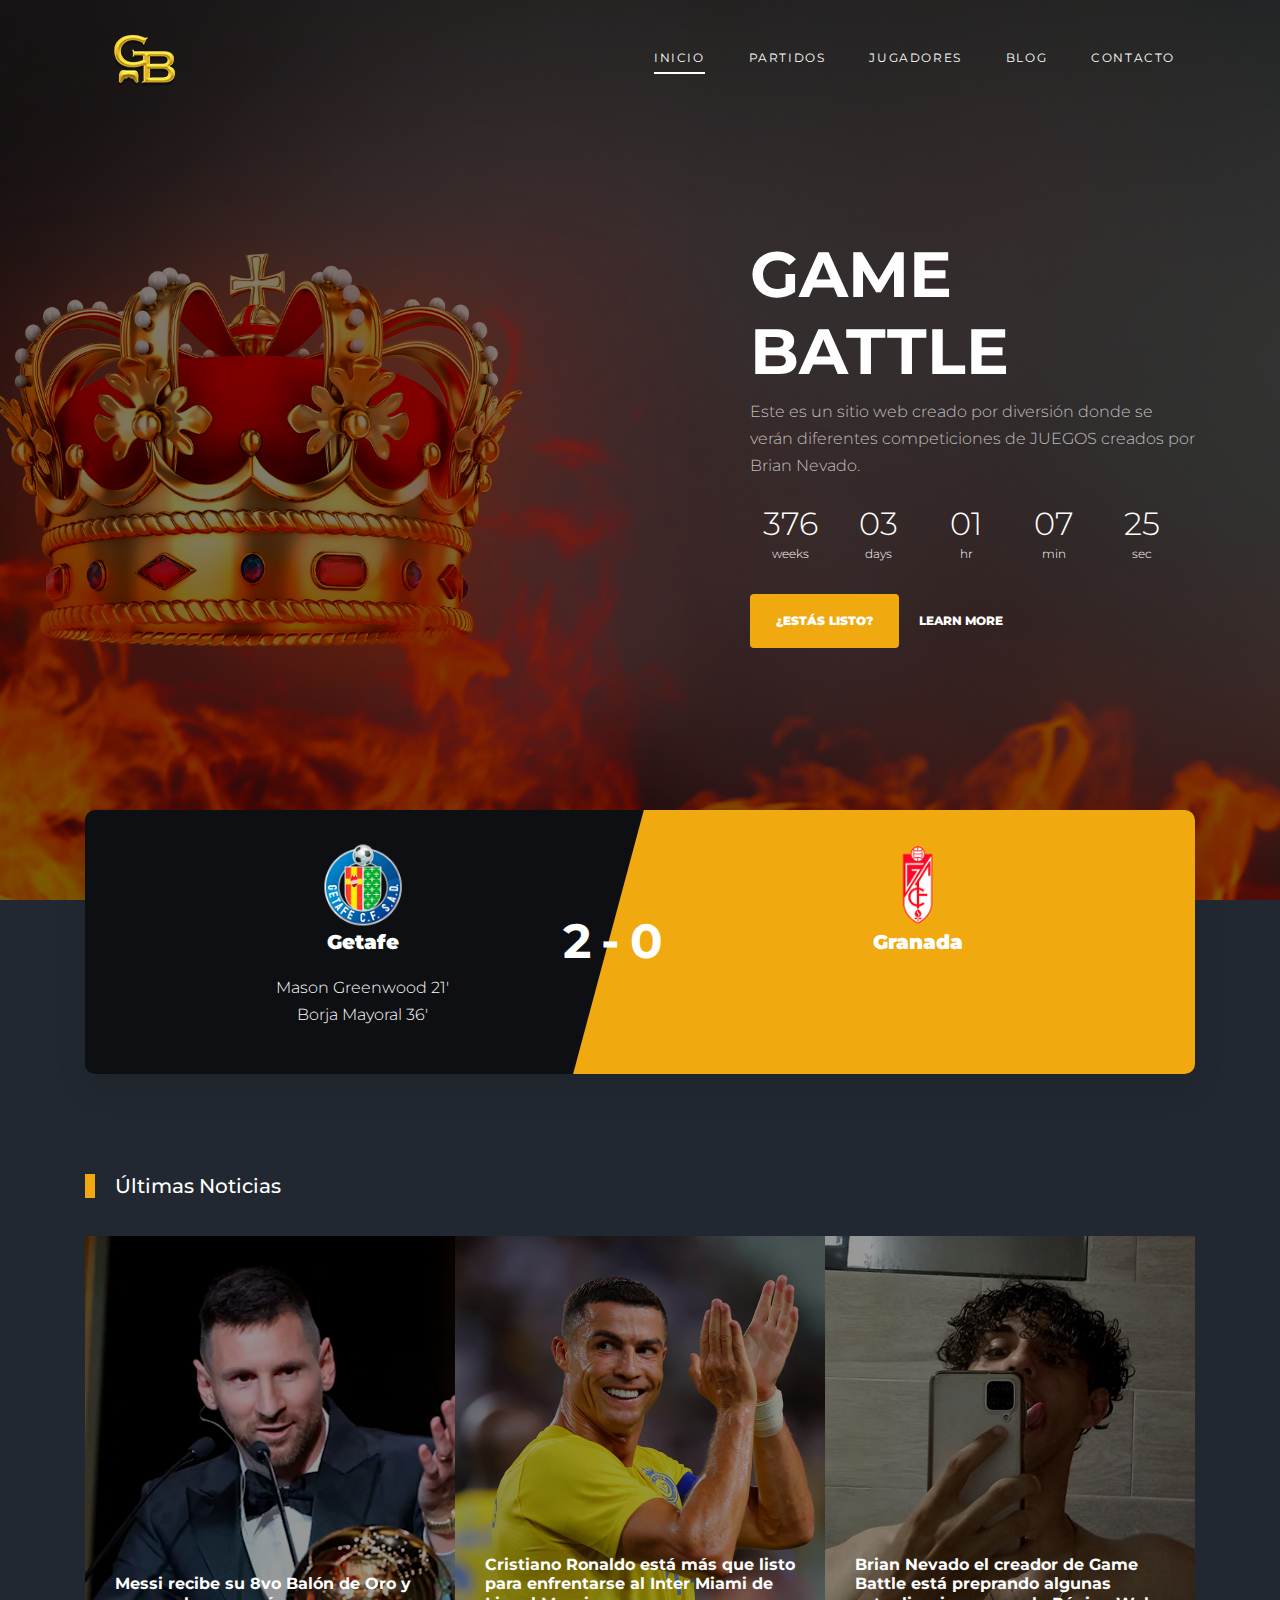
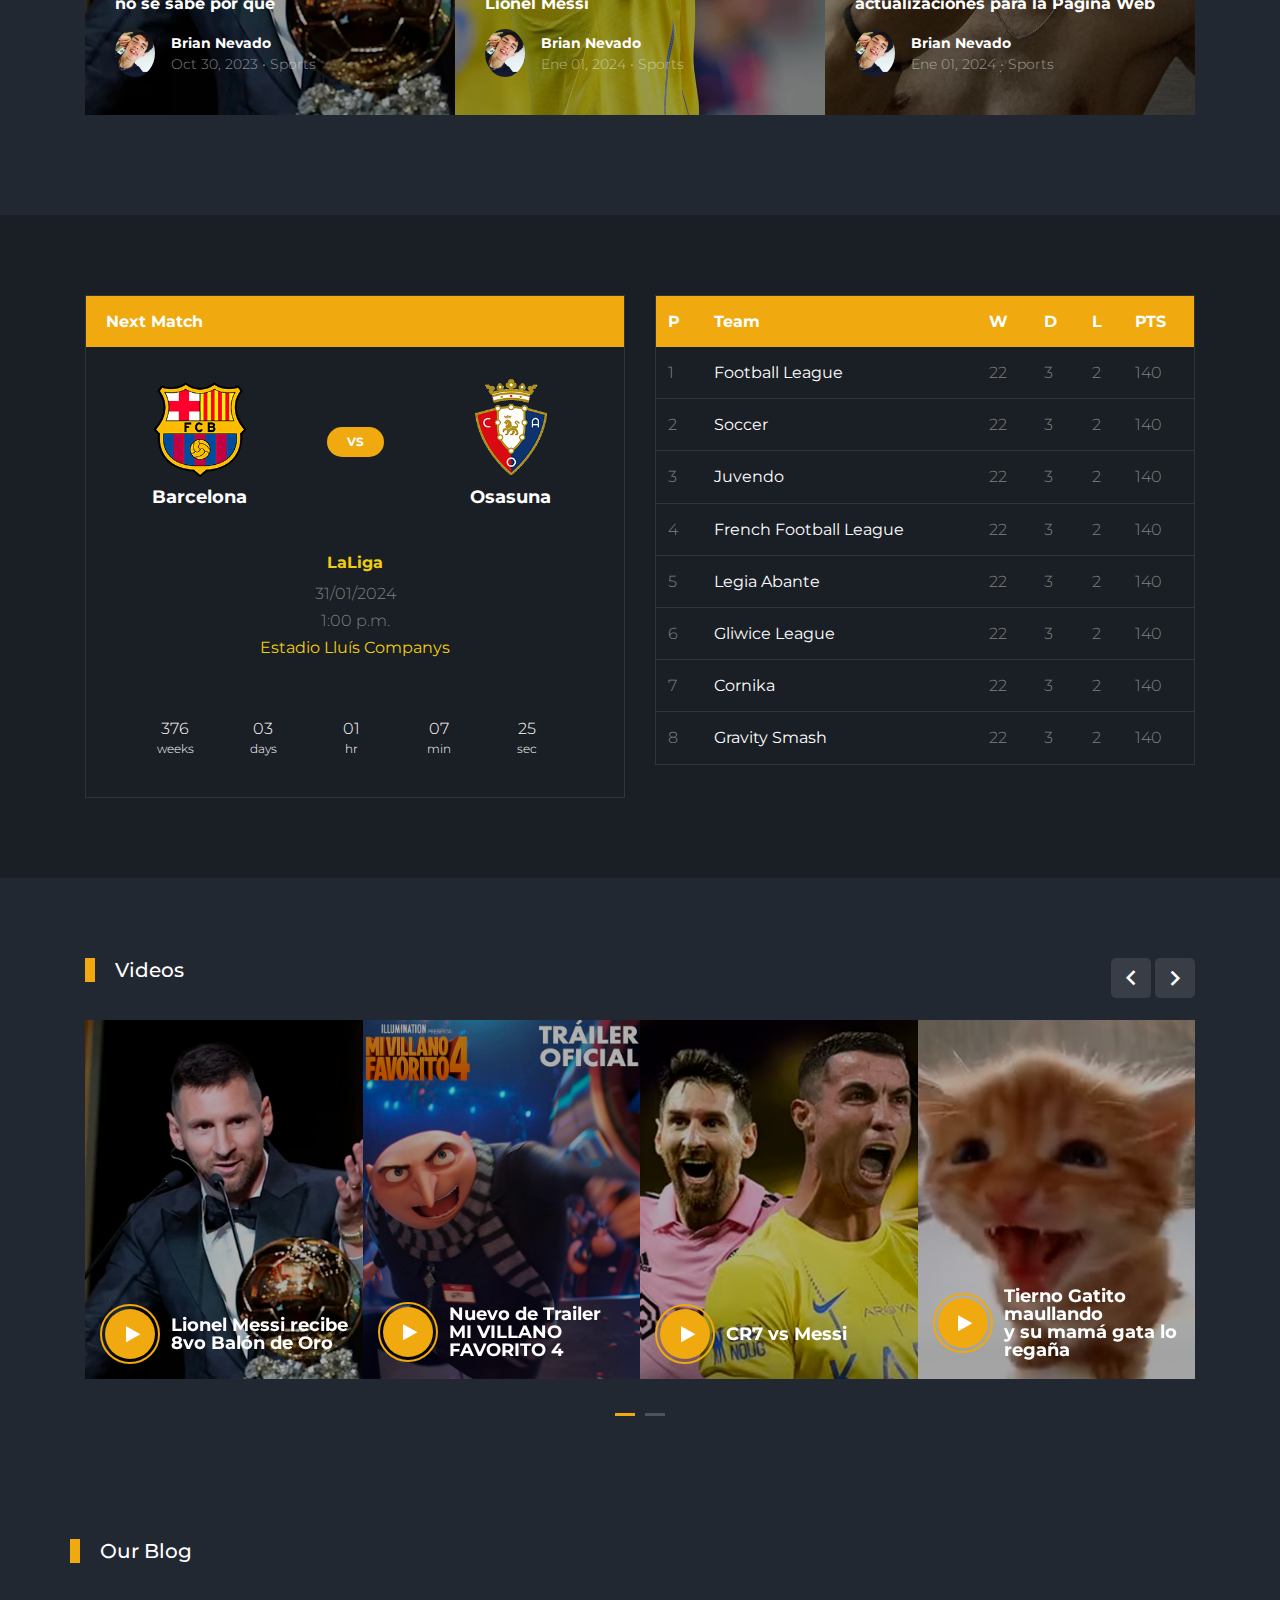
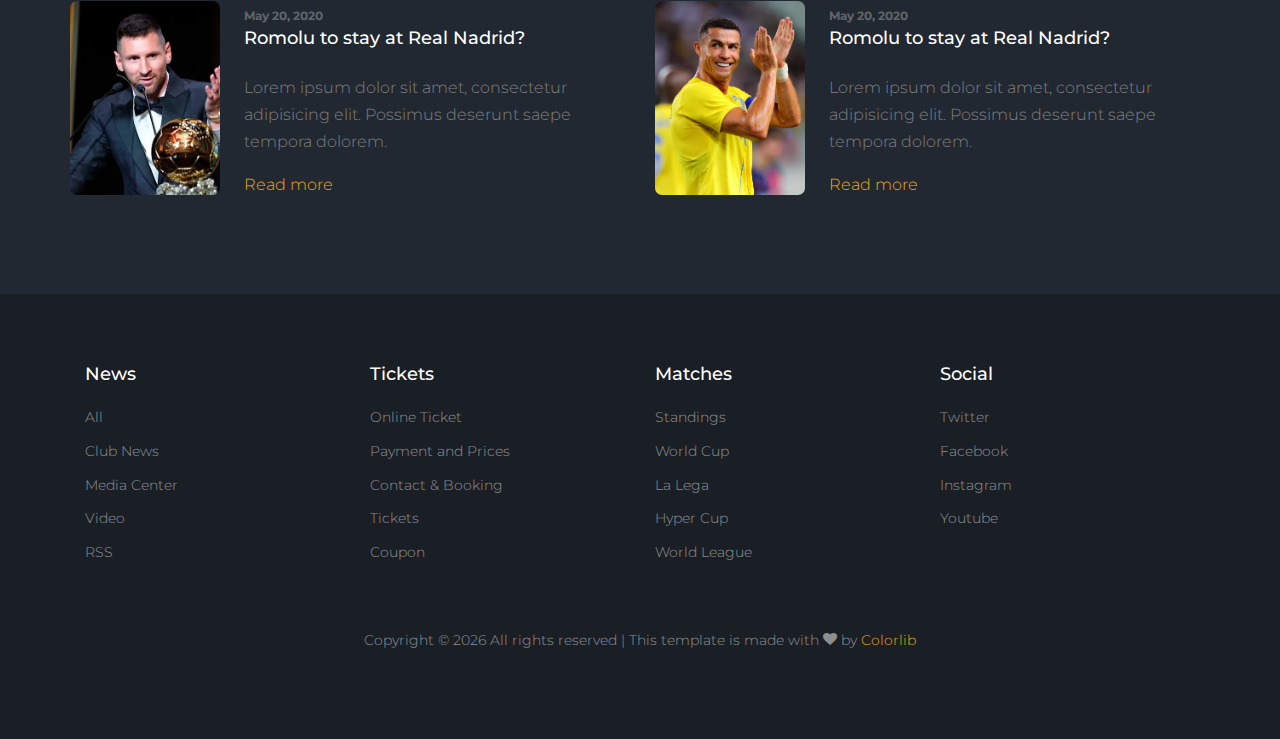
<file: index.html>
<!DOCTYPE html>
<html lang="en">

<head>
  <title>Game Battle</title>
  <link rel="icon" type="image/png" href="logo/gameb.png">
  <meta charset="utf-8">
  <meta name="viewport" content="width=device-width, initial-scale=1, shrink-to-fit=no">


  <link href="https://fonts.googleapis.com/css2?family=Montserrat:wght@400;700&display=swap" rel="stylesheet">



  <link rel="stylesheet" href="fonts/icomoon/style.css">

  <link rel="stylesheet" href="css/bootstrap/bootstrap.css">
  <link rel="stylesheet" href="css/jquery-ui.css">
  <link rel="stylesheet" href="css/owl.carousel.min.css">
  <link rel="stylesheet" href="css/owl.theme.default.min.css">
  <link rel="stylesheet" href="css/owl.theme.default.min.css">

  <link rel="stylesheet" href="css/jquery.fancybox.min.css">

  <link rel="stylesheet" href="css/bootstrap-datepicker.css">

  <link rel="stylesheet" href="fonts/flaticon/font/flaticon.css">

  <link rel="stylesheet" href="css/aos.css">

  <link rel="stylesheet" href="css/style.css">



</head>

<body>

  <div class="site-wrap">

    <div class="site-mobile-menu site-navbar-target">
      <div class="site-mobile-menu-header">
        <div class="site-mobile-menu-close">
          <span class="icon-close2 js-menu-toggle"></span>
        </div>
      </div>
      <div class="site-mobile-menu-body"></div>
    </div>


    <header class="site-navbar py-4" role="banner">

      <div class="container">
        <div class="d-flex align-items-center">
          <div class="site-logo">
            <a href="index.html">
              <img src="images/logo.png" alt="Logo">
            </a>
          </div>
          <div class="ml-auto">
            <nav class="site-navigation position-relative text-right" role="navigation">
              <ul class="site-menu main-menu js-clone-nav mr-auto d-none d-lg-block">
                <li class="active"><a href="index.html" class="nav-link">Inicio</a></li>
                <li><a href="matches.html" class="nav-link">Partidos</a></li>
                <li><a href="players.html" class="nav-link">Jugadores</a></li>
                <li><a href="blog.html" class="nav-link">Blog</a></li>
                <li><a href="contact.html" class="nav-link">Contacto</a></li>
              </ul>
            </nav>

            <a href="#"
              class="d-inline-block d-lg-none site-menu-toggle js-menu-toggle text-black float-right text-white"><span
                class="icon-menu h3 text-white"></span></a>
          </div>
        </div>
      </div>

    </header>

    <div class="hero overlay" style="background-image: url('images/bg_3.jpg');">
      <div class="container">
        <div class="row align-items-center">
          <div class="col-lg-5 ml-auto">
            <h1 class="text-white">GAME BATTLE </h1>
            <p>Este es un sitio web creado por diversión donde se verán diferentes competiciones de JUEGOS creados por
              Brian Nevado.</p>
            <div id="date-countdown"></div>
            <p>
              <a href="#" class="btn btn-primary py-3 px-4 mr-3">¿Estás listo?</a>
              <a href="#" class="more light">Learn More</a>
            </p>
          </div>
        </div>
      </div>
    </div>



    <div class="container">


      <div class="row">
        <div class="col-lg-12">

          <div class="d-flex team-vs">
            <span class="score">2-0</span>
            <div class="team-1 w-50">
              <div class="team-details w-100 text-center">
                <img src="images/logo_1.png" alt="Image" class="img-fluid">
                <h3>Getafe </h3>

                <ul class="list-unstyled">
                  <li>Mason Greenwood 21'</li>
                  <li>Borja Mayoral 36'</li>

                </ul>
              </div>
            </div>
            <div class="team-2 w-50">
              <div class="team-details w-100 text-center">
                <img src="images/logo_2.png" alt="Image" class="img-fluid">
                <h3>Granada</h3>

              </div>
            </div>
          </div>
        </div>
      </div>
    </div>


    <div class="latest-news">
      <div class="container">
        <div class="row">
          <div class="col-12 title-section">
            <h2 class="heading">Últimas Noticias</h2>
          </div>
        </div>
        <div class="row no-gutters">
          <div class="col-md-4">
            <div class="post-entry">
              <a href="#">
                <img src="images/img_1.jpg" alt="Image" class="img-fluid">
              </a>
              <div class="caption">
                <div class="caption-inner">
                  <h3 class="mb-3">Messi recibe su 8vo Balón de Oro y no se sabe por qué</h3>
                  <div class="author d-flex align-items-center">
                    <div class="img mb-2 mr-3">
                      <img src="images/person_1.jpg" alt="">
                    </div>
                    <div class="text">
                      <h4>Brian Nevado</h4>
                      <span>Oct 30, 2023 &bullet; Sports</span>
                    </div>
                  </div>
                </div>
              </div>
            </div>
          </div>
          <div class="col-md-4">
            <div class="post-entry">
              <a href="#">
                <img src="images/img_3.jpg" alt="Image" class="img-fluid">
              </a>
              <div class="caption">
                <div class="caption-inner">
                  <h3 class="mb-3">Cristiano Ronaldo está más que listo para enfrentarse al Inter Miami de Lionel Messi
                  </h3>
                  <div class="author d-flex align-items-center">
                    <div class="img mb-2 mr-3">
                      <img src="images/person_1.jpg" alt="">
                    </div>
                    <div class="text">
                      <h4>Brian Nevado</h4>
                      <span>Ene 01, 2024 &bullet; Sports</span>
                    </div>
                  </div>
                </div>
              </div>
            </div>
          </div>
          <div class="col-md-4">
            <div class="post-entry">
              <a href="#">
                <img src="images/img_2.jpg" alt="Image" class="img-fluid">
              </a>
              <div class="caption">
                <div class="caption-inner">
                  <h3 class="mb-3">Brian Nevado el creador de Game Battle está preprando algunas actualizaciones para la
                    Página Web</h3>
                  <div class="author d-flex align-items-center">
                    <div class="img mb-2 mr-3">
                      <img src="images/person_1.jpg" alt="">
                    </div>
                    <div class="text">
                      <h4>Brian Nevado</h4>
                      <span>Ene 01, 2024 &bullet; Sports</span>
                    </div>
                  </div>
                </div>
              </div>
            </div>
          </div>
        </div>

      </div>
    </div>

    <div class="site-section bg-dark">
      <div class="container">
        <div class="row">
          <div class="col-lg-6">
            <div class="widget-next-match">
              <div class="widget-title">
                <h3>Next Match</h3>
              </div>
              <div class="widget-body mb-3">
                <div class="widget-vs">
                  <div class="d-flex align-items-center justify-content-around justify-content-between w-100">
                    <div class="team-1 text-center">
                      <img src="images/logo_5.png" alt="Image">
                      <h3>Barcelona</h3>
                    </div>
                    <div>
                      <span class="vs"><span>VS</span></span>
                    </div>
                    <div class="team-2 text-center">
                      <img src="images/logo_6.png" alt="Image">
                      <h3>Osasuna</h3>
                    </div>
                  </div>
                </div>
              </div>

              <div class="text-center widget-vs-contents mb-4">
                <h4>LaLiga</h4>
                <p class="mb-5">
                  <span class="d-block">31/01/2024</span>
                  <span class="d-block">1:00 p.m.</span>
                  <strong class="text-primary">Estadio Lluís Companys</strong>
                </p>

                <div id="date-countdown2" class="pb-1"></div>
              </div>
            </div>
          </div>
          <div class="col-lg-6">

            <div class="widget-next-match">
              <table class="table custom-table">
                <thead>
                  <tr>
                    <th>P</th>
                    <th>Team</th>
                    <th>W</th>
                    <th>D</th>
                    <th>L</th>
                    <th>PTS</th>
                  </tr>
                </thead>
                <tbody>
                  <tr>
                    <td>1</td>
                    <td><strong class="text-white">Football League</strong></td>
                    <td>22</td>
                    <td>3</td>
                    <td>2</td>
                    <td>140</td>
                  </tr>
                  <tr>
                    <td>2</td>
                    <td><strong class="text-white">Soccer</strong></td>
                    <td>22</td>
                    <td>3</td>
                    <td>2</td>
                    <td>140</td>
                  </tr>
                  <tr>
                    <td>3</td>
                    <td><strong class="text-white">Juvendo</strong></td>
                    <td>22</td>
                    <td>3</td>
                    <td>2</td>
                    <td>140</td>
                  </tr>
                  <tr>
                    <td>4</td>
                    <td><strong class="text-white">French Football League</strong></td>
                    <td>22</td>
                    <td>3</td>
                    <td>2</td>
                    <td>140</td>
                  </tr>
                  <tr>
                    <td>5</td>
                    <td><strong class="text-white">Legia Abante</strong></td>
                    <td>22</td>
                    <td>3</td>
                    <td>2</td>
                    <td>140</td>
                  </tr>
                  <tr>
                    <td>6</td>
                    <td><strong class="text-white">Gliwice League</strong></td>
                    <td>22</td>
                    <td>3</td>
                    <td>2</td>
                    <td>140</td>
                  </tr>
                  <tr>
                    <td>7</td>
                    <td><strong class="text-white">Cornika</strong></td>
                    <td>22</td>
                    <td>3</td>
                    <td>2</td>
                    <td>140</td>
                  </tr>
                  <tr>
                    <td>8</td>
                    <td><strong class="text-white">Gravity Smash</strong></td>
                    <td>22</td>
                    <td>3</td>
                    <td>2</td>
                    <td>140</td>
                  </tr>
                </tbody>
              </table>
            </div>

          </div>
        </div>
      </div>
    </div> <!-- .site-section -->

    <div class="site-section">
      <div class="container">
        <div class="row">
          <div class="col-6 title-section">
            <h2 class="heading">Videos</h2>
          </div>
          <div class="col-6 text-right">
            <div class="custom-nav">
              <a href="#" class="js-custom-prev-v2"><span class="icon-keyboard_arrow_left"></span></a>
              <span></span>
              <a href="#" class="js-custom-next-v2"><span class="icon-keyboard_arrow_right"></span></a>
            </div>
          </div>
        </div>


        <div class="owl-4-slider owl-carousel">
          <div class="item">
            <div class="video-media">
              <img src="images/img_1.jpg" alt="Image" class="img-fluid">
              <a href="https://www.youtube.com/watch?v=jrET9OVaCk4" class="d-flex play-button align-items-center"
                data-fancybox>
                <span class="icon mr-3">
                  <span class="icon-play"></span>
                </span>
                <div class="caption">
                  <h3 class="m-0">Lionel Messi recibe 8vo Balón de Oro</h3>
                </div>
              </a>
            </div>
          </div>
          <div class="item">
            <div class="video-media">
              <img src="images/MV4.jpg" alt="Image" class="img-fluid">
              <a href="https://www.youtube.com/watch?v=3_OioUAKjIU" class="d-flex play-button align-items-center"
                data-fancybox>
                <span class="icon mr-3">
                  <span class="icon-play"></span>
                </span>
                <div class="caption">
                  <h3 class="m-0">Nuevo de Trailer </h3>
                  <h3 class="m-0">MI VILLANO FAVORITO 4 </h3>
                </div>
              </a>
            </div>
          </div>
          <div class="item">
            <div class="video-media">
              <img src="images/cr7vsmessi.jpg" alt="Image" class="img-fluid">
              <a href="https://www.youtube.com/watch?v=WLCoc1g7Y6I" class="d-flex play-button align-items-center"
                data-fancybox>
                <span class="icon mr-3">
                  <span class="icon-play"></span>
                </span>
                <div class="caption">
                  <h3 class="m-0">CR7 vs Messi</h3>
                </div>
              </a>
            </div>
          </div>

          <div class="item">
            <div class="video-media">
              <img src="images/gatito.jpg" alt="Image" class="img-fluid">
              <a href="https://www.youtube.com/watch?v=F8OIQ4QZ8sU" class="d-flex play-button align-items-center"
                data-fancybox>
                <span class="icon mr-3">
                  <span class="icon-play"></span>
                </span>
                <div class="caption">
                  <h3 class="m-0">Tierno Gatito maullando </h3>
                  <h3 class="m-0">y su mamá gata lo regaña</h3>
                </div>
              </a>
            </div>
          </div>
          <div class="item">
            <div class="video-media">
              <img src="images/cr7.jpg" alt="Image" class="img-fluid">
              <a href="https://www.youtube.com/watch?v=fJLrfALZGmE" class="d-flex play-button align-items-center"
                data-fancybox>
                <span class="icon mr-3">
                  <span class="icon-play"></span>
                </span>
                <div class="caption">
                  <h3 class="m-0">Mejores momentos</h3>
                  <h3 class="m-0">de CR7</h3>
                </div>
              </a>
            </div>
          </div>
          <div class="item">
            <div class="video-media">
              <img src="images/dibujo.jpg" alt="Image" class="img-fluid">
              <a href="https://www.youtube.com/watch?v=6EPVgV2Irvo" class="d-flex play-button align-items-center"
                data-fancybox>
                <span class="icon mr-3">
                  <span class="icon-play"></span>
                </span>
                <div class="caption">
                  <h3 class="m-0">Épico dibujo de Navidad</h3>
                </div>
              </a>
            </div>
          </div>

        </div>

      </div>
    </div>

    <div class="container site-section">
      <div class="row">
        <div class="col-6 title-section">
          <h2 class="heading">Our Blog</h2>
        </div>
      </div>
      <div class="row">
        <div class="col-lg-6">
          <div class="custom-media d-flex">
            <div class="img mr-4">
              <img src="images/img_1.jpg" alt="Image" class="img-fluid">
            </div>
            <div class="text">
              <span class="meta">May 20, 2020</span>
              <h3 class="mb-4"><a href="#">Romolu to stay at Real Nadrid?</a></h3>
              <p>Lorem ipsum dolor sit amet, consectetur adipisicing elit. Possimus deserunt saepe tempora dolorem.</p>
              <p><a href="#">Read more</a></p>
            </div>
          </div>
        </div>
        <div class="col-lg-6">
          <div class="custom-media d-flex">
            <div class="img mr-4">
              <img src="images/img_3.jpg" alt="Image" class="img-fluid">
            </div>
            <div class="text">
              <span class="meta">May 20, 2020</span>
              <h3 class="mb-4"><a href="#">Romolu to stay at Real Nadrid?</a></h3>
              <p>Lorem ipsum dolor sit amet, consectetur adipisicing elit. Possimus deserunt saepe tempora dolorem.</p>
              <p><a href="#">Read more</a></p>
            </div>
          </div>
        </div>
      </div>
    </div>



    <footer class="footer-section">
      <div class="container">
        <div class="row">
          <div class="col-lg-3">
            <div class="widget mb-3">
              <h3>News</h3>
              <ul class="list-unstyled links">
                <li><a href="#">All</a></li>
                <li><a href="#">Club News</a></li>
                <li><a href="#">Media Center</a></li>
                <li><a href="#">Video</a></li>
                <li><a href="#">RSS</a></li>
              </ul>
            </div>
          </div>
          <div class="col-lg-3">
            <div class="widget mb-3">
              <h3>Tickets</h3>
              <ul class="list-unstyled links">
                <li><a href="#">Online Ticket</a></li>
                <li><a href="#">Payment and Prices</a></li>
                <li><a href="#">Contact &amp; Booking</a></li>
                <li><a href="#">Tickets</a></li>
                <li><a href="#">Coupon</a></li>
              </ul>
            </div>
          </div>
          <div class="col-lg-3">
            <div class="widget mb-3">
              <h3>Matches</h3>
              <ul class="list-unstyled links">
                <li><a href="#">Standings</a></li>
                <li><a href="#">World Cup</a></li>
                <li><a href="#">La Lega</a></li>
                <li><a href="#">Hyper Cup</a></li>
                <li><a href="#">World League</a></li>
              </ul>
            </div>
          </div>

          <div class="col-lg-3">
            <div class="widget mb-3">
              <h3>Social</h3>
              <ul class="list-unstyled links">
                <li><a href="#">Twitter</a></li>
                <li><a href="#">Facebook</a></li>
                <li><a href="#">Instagram</a></li>
                <li><a href="#">Youtube</a></li>
              </ul>
            </div>
          </div>

        </div>

        <div class="row text-center">
          <div class="col-md-12">
            <div class=" pt-5">
              <p>
                <!-- Link back to Colorlib can't be removed. Template is licensed under CC BY 3.0. -->
                Copyright &copy;
                <script>
                  document.write(new Date().getFullYear());
                </script> All rights reserved | This template is made with <i class="icon-heart"
                  aria-hidden="true"></i> by <a href="https://colorlib.com" target="_blank">Colorlib</a>
                <!-- Link back to Colorlib can't be removed. Template is licensed under CC BY 3.0. -->
              </p>
            </div>
          </div>

        </div>
      </div>
    </footer>



  </div>
  <!-- .site-wrap -->

  <script src="js/jquery-3.3.1.min.js"></script>
  <script src="js/jquery-migrate-3.0.1.min.js"></script>
  <script src="js/jquery-ui.js"></script>
  <script src="js/popper.min.js"></script>
  <script src="js/bootstrap.min.js"></script>
  <script src="js/owl.carousel.min.js"></script>
  <script src="js/jquery.stellar.min.js"></script>
  <script src="js/jquery.countdown.min.js"></script>
  <script src="js/bootstrap-datepicker.min.js"></script>
  <script src="js/jquery.easing.1.3.js"></script>
  <script src="js/aos.js"></script>
  <script src="js/jquery.fancybox.min.js"></script>
  <script src="js/jquery.sticky.js"></script>
  <script src="js/jquery.mb.YTPlayer.min.js"></script>


  <script src="js/main.js"></script>

</body>

</html>
</file>
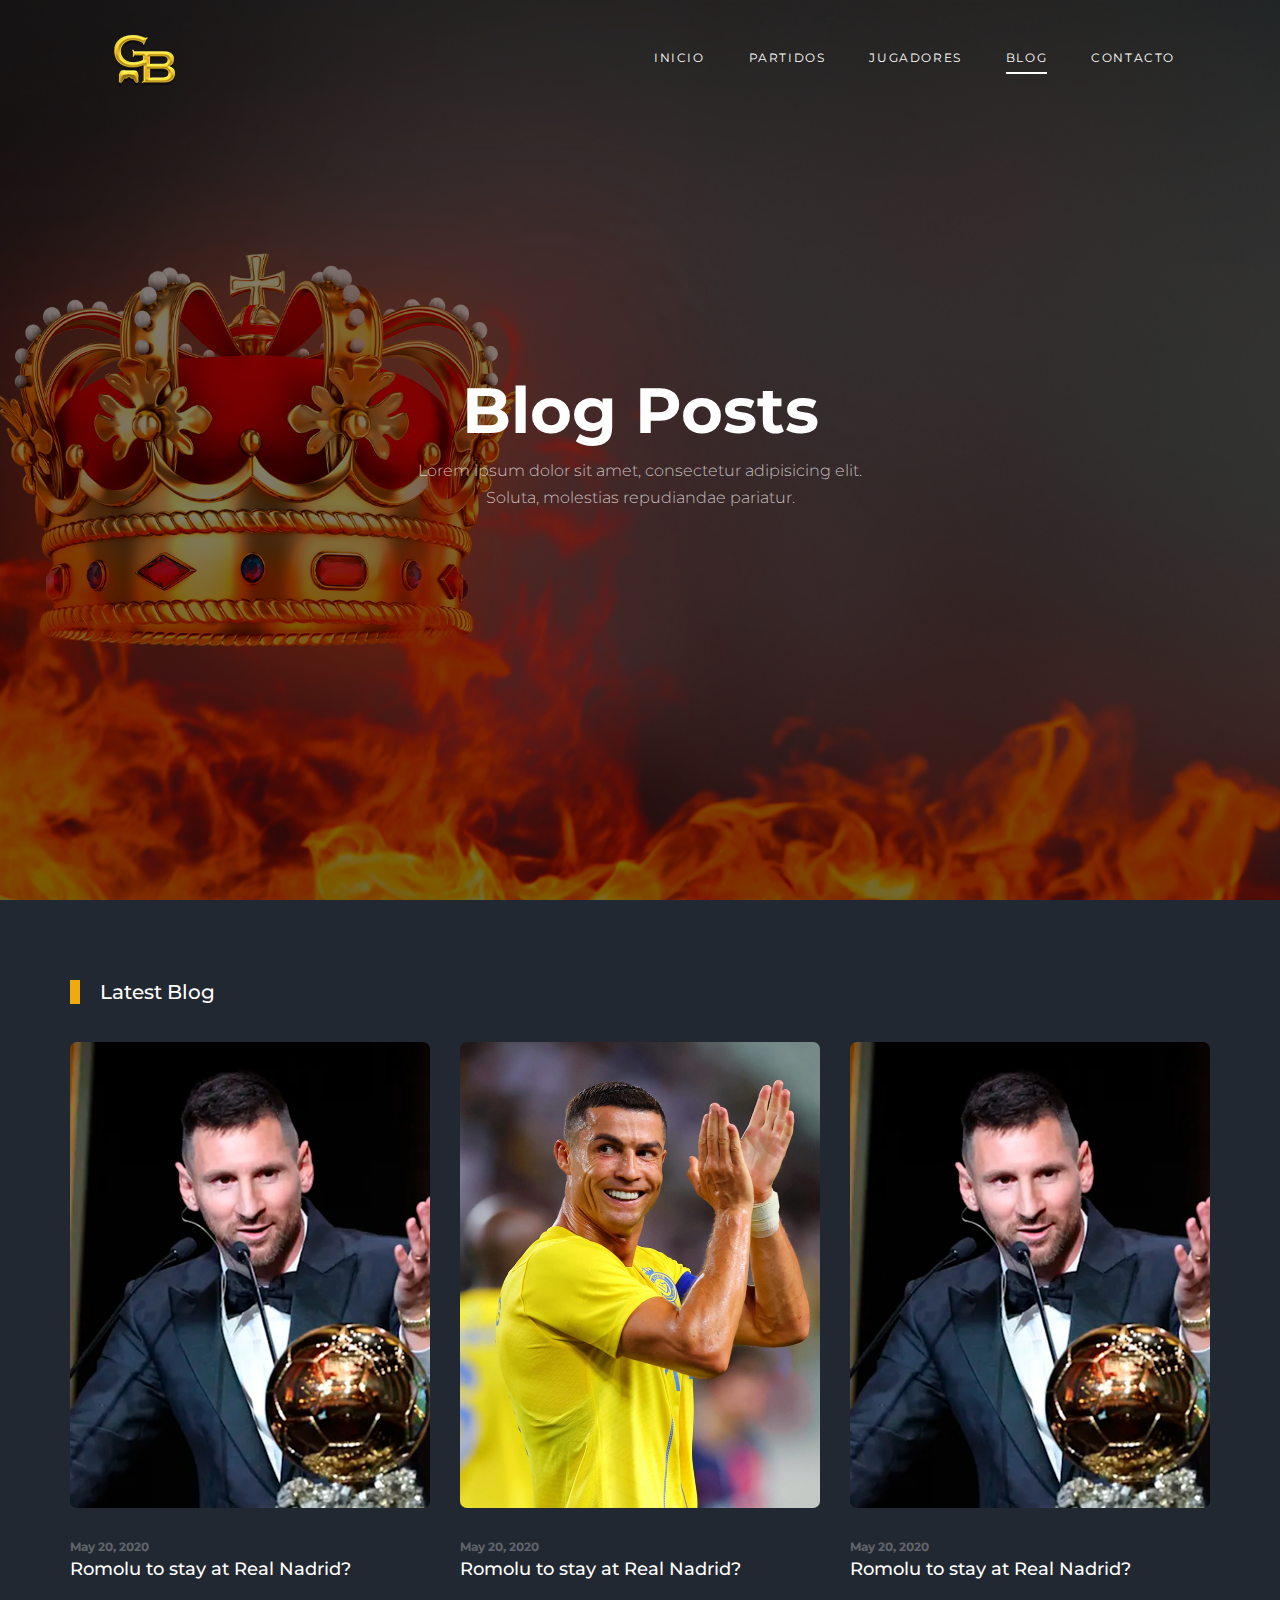
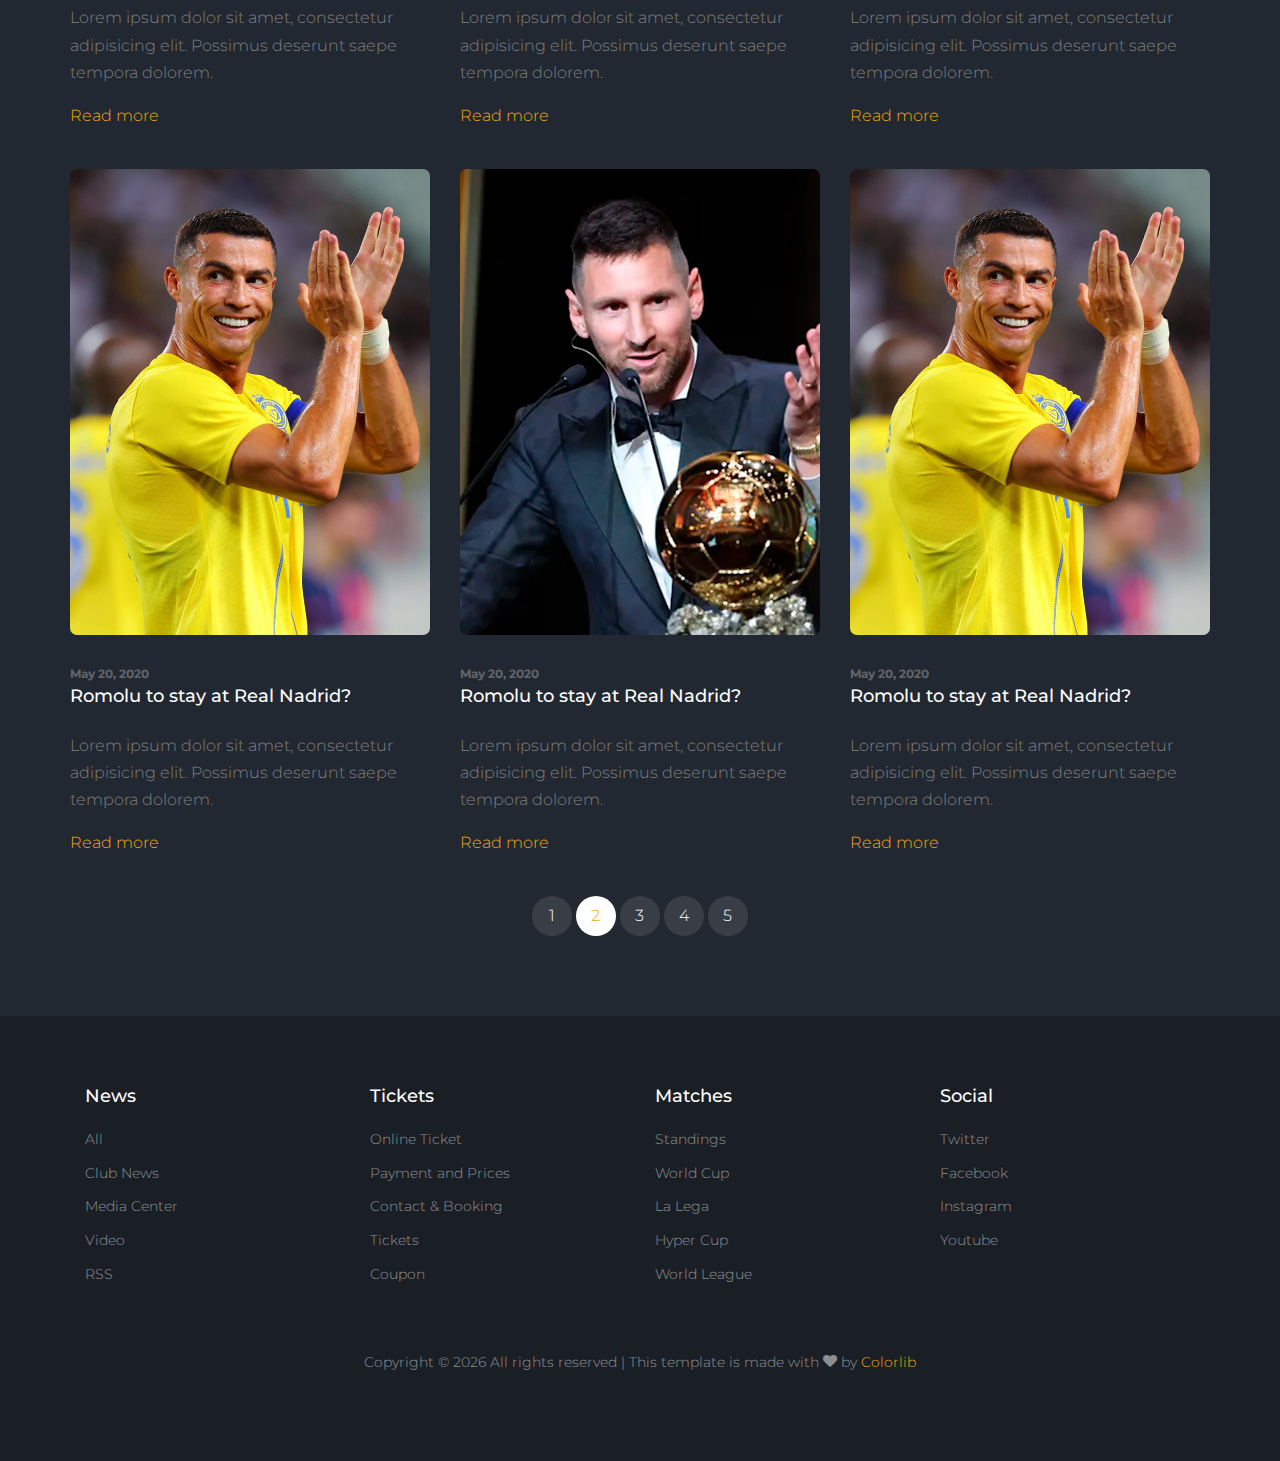
<file: blog.html>
<!DOCTYPE html>
<html lang="en">

<head>
  <title>Soccer &mdash; Website by Colorlib</title>
  <meta charset="utf-8">
  <meta name="viewport" content="width=device-width, initial-scale=1, shrink-to-fit=no">


  <link href="https://fonts.googleapis.com/css2?family=Montserrat:wght@400;700&display=swap" rel="stylesheet">

  <link rel="stylesheet" href="fonts/icomoon/style.css">

  <link rel="stylesheet" href="css/bootstrap/bootstrap.css">
  <link rel="stylesheet" href="css/jquery-ui.css">
  <link rel="stylesheet" href="css/owl.carousel.min.css">
  <link rel="stylesheet" href="css/owl.theme.default.min.css">
  <link rel="stylesheet" href="css/owl.theme.default.min.css">

  <link rel="stylesheet" href="css/jquery.fancybox.min.css">

  <link rel="stylesheet" href="css/bootstrap-datepicker.css">

  <link rel="stylesheet" href="fonts/flaticon/font/flaticon.css">

  <link rel="stylesheet" href="css/aos.css">

  <link rel="stylesheet" href="css/style.css">



</head>

<body>

  <div class="site-wrap">

    <div class="site-mobile-menu site-navbar-target">
      <div class="site-mobile-menu-header">
        <div class="site-mobile-menu-close">
          <span class="icon-close2 js-menu-toggle"></span>
        </div>
      </div>
      <div class="site-mobile-menu-body"></div>
    </div>


    <header class="site-navbar py-4" role="banner">

      <div class="container">
        <div class="d-flex align-items-center">
          <div class="site-logo">
            <a href="index.html">
              <img src="images/logo.png" alt="Logo">
            </a>
          </div>
          <div class="ml-auto">
            <nav class="site-navigation position-relative text-right" role="navigation">
              <ul class="site-menu main-menu js-clone-nav mr-auto d-none d-lg-block">
                <li><a href="index.html" class="nav-link">Inicio</a></li>
                <li><a href="matches.html" class="nav-link">Partidos</a></li>
                <li><a href="players.html" class="nav-link">Jugadores</a></li>
                <li class="active"><a href="blog.html" class="nav-link">Blog</a></li>
                <li><a href="contact.html" class="nav-link">Contacto</a></li>
              </ul>
            </nav>

            <a href="#" class="d-inline-block d-lg-none site-menu-toggle js-menu-toggle text-black float-right text-white"><span
                class="icon-menu h3 text-white"></span></a>
          </div>
        </div>
      </div>

    </header>

    <div class="hero overlay" style="background-image: url('images/bg_3.jpg');">
      <div class="container">
        <div class="row align-items-center">
          <div class="col-lg-5 mx-auto text-center">
            <h1 class="text-white">Blog Posts</h1>
            <p>Lorem ipsum dolor sit amet, consectetur adipisicing elit. Soluta, molestias repudiandae pariatur.</p>
          </div>
        </div>
      </div>
    </div>

    
    
    <div class="container site-section">
      <div class="row">
        <div class="col-6 title-section">
          <h2 class="heading">Latest Blog</h2>
        </div>
      </div>
      <div class="row">
        <div class="col-lg-4 mb-4">
          <div class="custom-media d-block">
            <div class="img mb-4">
              <a href="single.html"><img src="images/img_1.jpg" alt="Image" class="img-fluid"></a>
            </div>
            <div class="text">
              <span class="meta">May 20, 2020</span>
              <h3 class="mb-4"><a href="#">Romolu to stay at Real Nadrid?</a></h3>
              <p>Lorem ipsum dolor sit amet, consectetur adipisicing elit. Possimus deserunt saepe tempora dolorem.</p>
              <p><a href="#">Read more</a></p>
            </div>
          </div>
        </div>
        <div class="col-lg-4 mb-4">
          <div class="custom-media d-block">
            <div class="img mb-4">
              <a href="single.html"><img src="images/img_3.jpg" alt="Image" class="img-fluid"></a>
            </div>
            <div class="text">
              <span class="meta">May 20, 2020</span>
              <h3 class="mb-4"><a href="#">Romolu to stay at Real Nadrid?</a></h3>
              <p>Lorem ipsum dolor sit amet, consectetur adipisicing elit. Possimus deserunt saepe tempora dolorem.</p>
              <p><a href="#">Read more</a></p>
            </div>
          </div>
        </div>

        <div class="col-lg-4 mb-4">
          <div class="custom-media d-block">
            <div class="img mb-4">
              <a href="single.html"><img src="images/img_1.jpg" alt="Image" class="img-fluid"></a>
            </div>
            <div class="text">
              <span class="meta">May 20, 2020</span>
              <h3 class="mb-4"><a href="#">Romolu to stay at Real Nadrid?</a></h3>
              <p>Lorem ipsum dolor sit amet, consectetur adipisicing elit. Possimus deserunt saepe tempora dolorem.</p>
              <p><a href="#">Read more</a></p>
            </div>
          </div>
        </div>
        <div class="col-lg-4 mb-4">
          <div class="custom-media d-block">
            <div class="img mb-4">
              <a href="single.html"><img src="images/img_3.jpg" alt="Image" class="img-fluid"></a>
            </div>
            <div class="text">
              <span class="meta">May 20, 2020</span>
              <h3 class="mb-4"><a href="#">Romolu to stay at Real Nadrid?</a></h3>
              <p>Lorem ipsum dolor sit amet, consectetur adipisicing elit. Possimus deserunt saepe tempora dolorem.</p>
              <p><a href="#">Read more</a></p>
            </div>
          </div>
        </div>
        
        <div class="col-lg-4 mb-4">
          <div class="custom-media d-block">
            <div class="img mb-4">
              <a href="single.html"><img src="images/img_1.jpg" alt="Image" class="img-fluid"></a>
            </div>
            <div class="text">
              <span class="meta">May 20, 2020</span>
              <h3 class="mb-4"><a href="#">Romolu to stay at Real Nadrid?</a></h3>
              <p>Lorem ipsum dolor sit amet, consectetur adipisicing elit. Possimus deserunt saepe tempora dolorem.</p>
              <p><a href="#">Read more</a></p>
            </div>
          </div>
        </div>
        <div class="col-lg-4 mb-4">
          <div class="custom-media d-block">
            <div class="img mb-4">
              <a href="single.html"><img src="images/img_3.jpg" alt="Image" class="img-fluid"></a>
            </div>
            <div class="text">
              <span class="meta">May 20, 2020</span>
              <h3 class="mb-4"><a href="#">Romolu to stay at Real Nadrid?</a></h3>
              <p>Lorem ipsum dolor sit amet, consectetur adipisicing elit. Possimus deserunt saepe tempora dolorem.</p>
              <p><a href="#">Read more</a></p>
            </div>
          </div>
        </div>
      </div>

      <div class="row justify-content-center">
        <div class="col-lg-7 text-center">
          <div class="custom-pagination">
            <a href="#">1</a>
            <span>2</span>
            <a href="#">3</a>
            <a href="#">4</a>
            <a href="#">5</a>
          </div>
        </div>
      </div>
    </div>


    
    



    <footer class="footer-section">
      <div class="container">
        <div class="row">
          <div class="col-lg-3">
            <div class="widget mb-3">
              <h3>News</h3>
              <ul class="list-unstyled links">
                <li><a href="#">All</a></li>
                <li><a href="#">Club News</a></li>
                <li><a href="#">Media Center</a></li>
                <li><a href="#">Video</a></li>
                <li><a href="#">RSS</a></li>
              </ul>
            </div>
          </div>
          <div class="col-lg-3">
            <div class="widget mb-3">
              <h3>Tickets</h3>
              <ul class="list-unstyled links">
                <li><a href="#">Online Ticket</a></li>
                <li><a href="#">Payment and Prices</a></li>
                <li><a href="#">Contact &amp; Booking</a></li>
                <li><a href="#">Tickets</a></li>
                <li><a href="#">Coupon</a></li>
              </ul>
            </div>
          </div>
          <div class="col-lg-3">
            <div class="widget mb-3">
              <h3>Matches</h3>
              <ul class="list-unstyled links">
                <li><a href="#">Standings</a></li>
                <li><a href="#">World Cup</a></li>
                <li><a href="#">La Lega</a></li>
                <li><a href="#">Hyper Cup</a></li>
                <li><a href="#">World League</a></li>
              </ul>
            </div>
          </div>

          <div class="col-lg-3">
            <div class="widget mb-3">
              <h3>Social</h3>
              <ul class="list-unstyled links">
                <li><a href="#">Twitter</a></li>
                <li><a href="#">Facebook</a></li>
                <li><a href="#">Instagram</a></li>
                <li><a href="#">Youtube</a></li>
              </ul>
            </div>
          </div>

        </div>

        <div class="row text-center">
          <div class="col-md-12">
            <div class=" pt-5">
              <p>
                <!-- Link back to Colorlib can't be removed. Template is licensed under CC BY 3.0. -->
                Copyright &copy;
                <script>
                  document.write(new Date().getFullYear());
                </script> All rights reserved | This template is made with <i class="icon-heart"
                  aria-hidden="true"></i> by <a href="https://colorlib.com" target="_blank">Colorlib</a>
                <!-- Link back to Colorlib can't be removed. Template is licensed under CC BY 3.0. -->
              </p>
            </div>
          </div>

        </div>
      </div>
    </footer>



  </div>
  <!-- .site-wrap -->

  <script src="js/jquery-3.3.1.min.js"></script>
  <script src="js/jquery-migrate-3.0.1.min.js"></script>
  <script src="js/jquery-ui.js"></script>
  <script src="js/popper.min.js"></script>
  <script src="js/bootstrap.min.js"></script>
  <script src="js/owl.carousel.min.js"></script>
  <script src="js/jquery.stellar.min.js"></script>
  <script src="js/jquery.countdown.min.js"></script>
  <script src="js/bootstrap-datepicker.min.js"></script>
  <script src="js/jquery.easing.1.3.js"></script>
  <script src="js/aos.js"></script>
  <script src="js/jquery.fancybox.min.js"></script>
  <script src="js/jquery.sticky.js"></script>
  <script src="js/jquery.mb.YTPlayer.min.js"></script>


  <script src="js/main.js"></script>

</body>

</html>
</file>
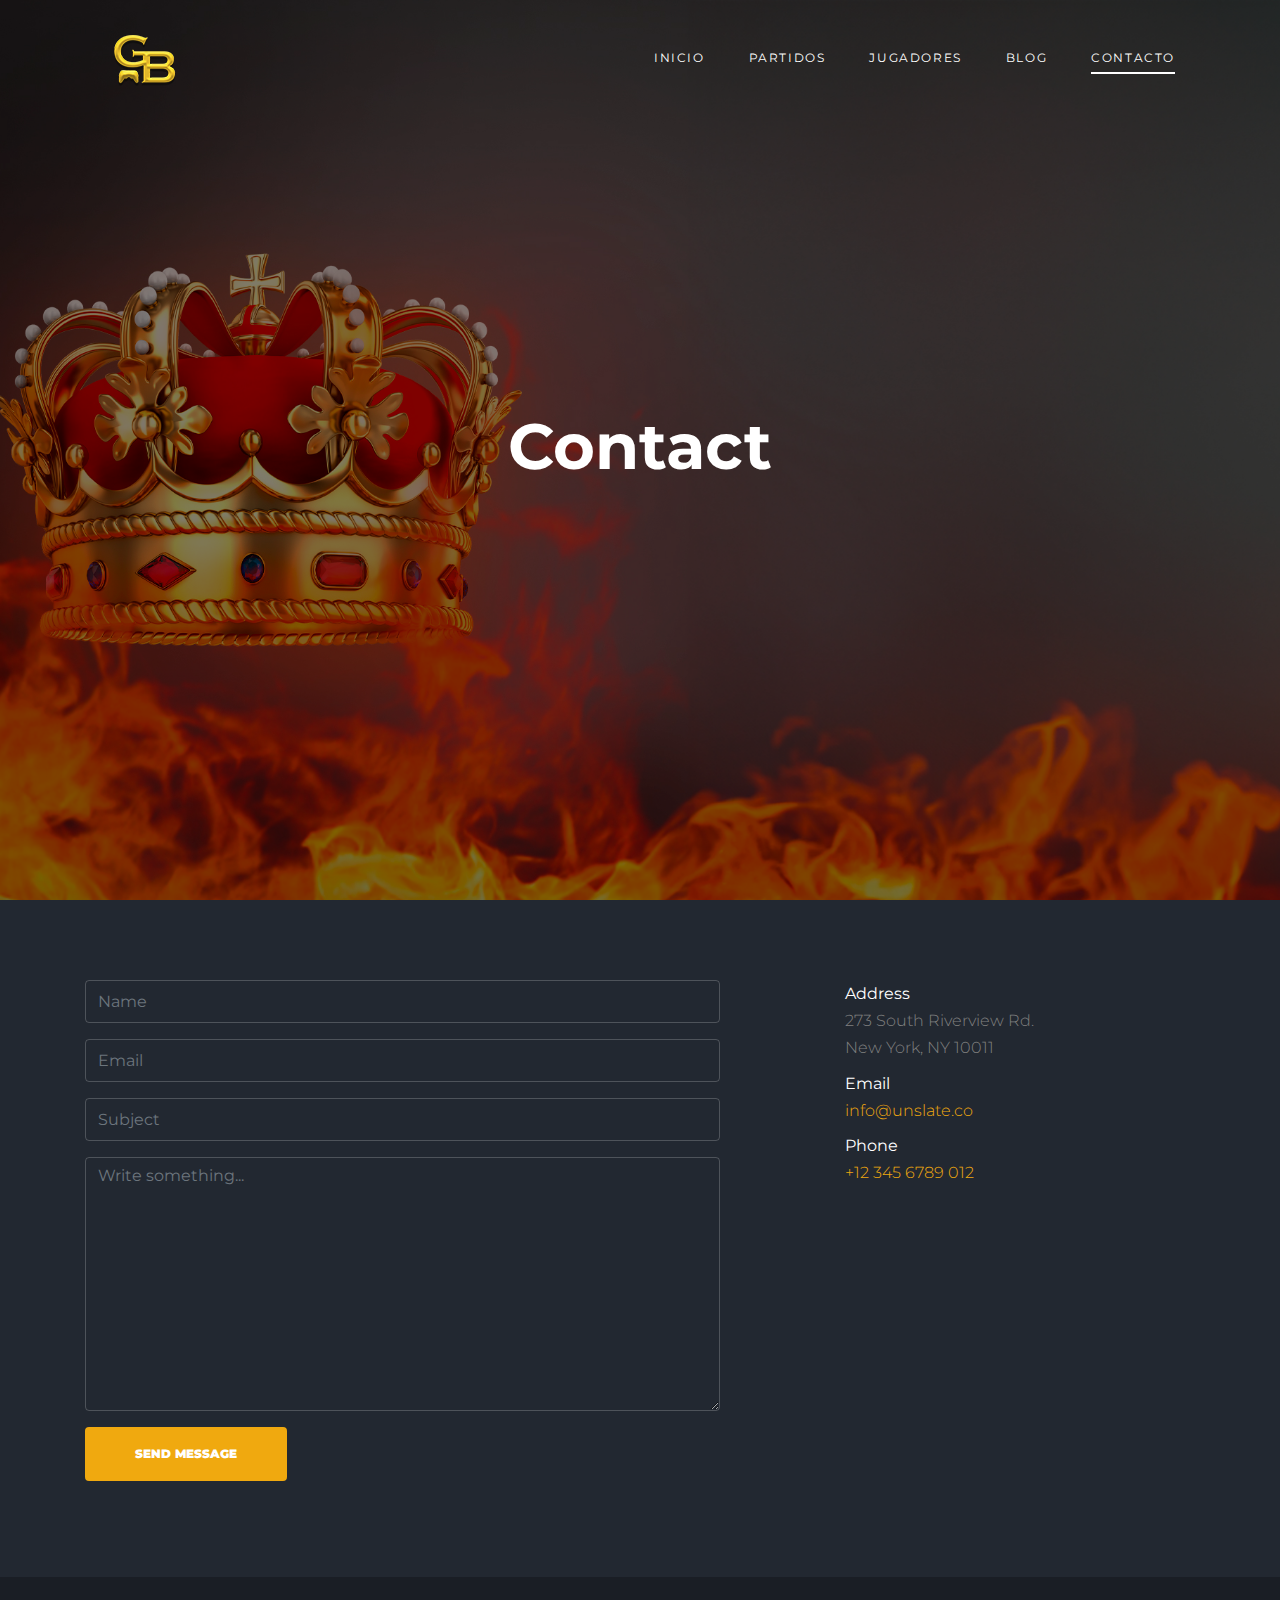
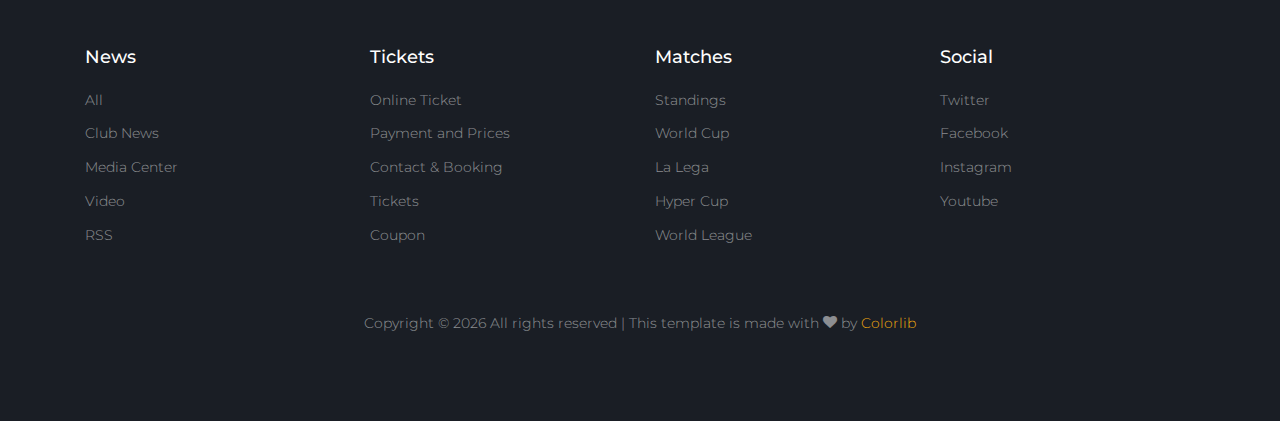
<file: contact.html>
<!DOCTYPE html>
<html lang="en">

<head>
  <title>Soccer &mdash; Website by Colorlib</title>
  <meta charset="utf-8">
  <meta name="viewport" content="width=device-width, initial-scale=1, shrink-to-fit=no">


  <link href="https://fonts.googleapis.com/css2?family=Montserrat:wght@400;700&display=swap" rel="stylesheet">

  <link rel="stylesheet" href="fonts/icomoon/style.css">

  <link rel="stylesheet" href="css/bootstrap/bootstrap.css">
  <link rel="stylesheet" href="css/jquery-ui.css">
  <link rel="stylesheet" href="css/owl.carousel.min.css">
  <link rel="stylesheet" href="css/owl.theme.default.min.css">
  <link rel="stylesheet" href="css/owl.theme.default.min.css">

  <link rel="stylesheet" href="css/jquery.fancybox.min.css">

  <link rel="stylesheet" href="css/bootstrap-datepicker.css">

  <link rel="stylesheet" href="fonts/flaticon/font/flaticon.css">

  <link rel="stylesheet" href="css/aos.css">

  <link rel="stylesheet" href="css/style.css">



</head>

<body>

  <div class="site-wrap">

    <div class="site-mobile-menu site-navbar-target">
      <div class="site-mobile-menu-header">
        <div class="site-mobile-menu-close">
          <span class="icon-close2 js-menu-toggle"></span>
        </div>
      </div>
      <div class="site-mobile-menu-body"></div>
    </div>


    <header class="site-navbar py-4" role="banner">

      <div class="container">
        <div class="d-flex align-items-center">
          <div class="site-logo">
            <a href="index.html">
              <img src="images/logo.png" alt="Logo">
            </a>
          </div>
          <div class="ml-auto">
            <nav class="site-navigation position-relative text-right" role="navigation">
              <ul class="site-menu main-menu js-clone-nav mr-auto d-none d-lg-block">
                <li><a href="index.html" class="nav-link">Inicio</a></li>
                <li><a href="matches.html" class="nav-link">Partidos</a></li>
                <li><a href="players.html" class="nav-link">Jugadores</a></li>
                <li><a href="blog.html" class="nav-link">Blog</a></li>
                <li class="active"><a href="contact.html" class="nav-link">Contacto</a></li>
              </ul>
            </nav>

            <a href="#" class="d-inline-block d-lg-none site-menu-toggle js-menu-toggle text-black float-right text-white"><span
                class="icon-menu h3 text-white"></span></a>
          </div>
        </div>
      </div>

    </header>

    <div class="hero overlay" style="background-image: url('images/bg_3.jpg');">
      <div class="container">
        <div class="row align-items-center">
          <div class="col-lg-9 mx-auto text-center">
            <h1 class="text-white">Contact</h1>
          </div>
        </div>
      </div>
    </div>

    
    <div class="site-section">
      <div class="container">
        <div class="row">
          <div class="col-lg-7">
            <form action="#">
              <div class="form-group">
                <input type="text" class="form-control" placeholder="Name">
              </div>
              <div class="form-group">
                <input type="text" class="form-control" placeholder="Email">
              </div>
              <div class="form-group">
                <input type="text" class="form-control" placeholder="Subject">
              </div>
              <div class="form-group">
                <textarea name="" class="form-control" id="" cols="30" rows="10" placeholder="Write something..."></textarea>
              </div>
              <div class="form-group">
                <input type="submit" class="btn btn-primary py-3 px-5" value="Send Message">
              </div>
            </form>  
          </div>
          <div class="col-lg-4 ml-auto">
            
            <ul class="list-unstyled">
              <li class="mb-2">
                <strong class="text-white d-block">Address</strong>
                273 South Riverview Rd. <br> New York, NY 10011
              </li>
              <li class="mb-2">
                <strong class="text-white d-block">Email</strong>
                <a href="#">info@unslate.co</a>
              </li>
              <li class="mb-2">
                <strong class="text-white d-block">
                  Phone
                </strong>
                <a href="#">+12 345 6789 012</a>
              </li>
            </ul>
          </div>
        </div>
      </div>
    </div>


    <footer class="footer-section">
      <div class="container">
        <div class="row">
          <div class="col-lg-3">
            <div class="widget mb-3">
              <h3>News</h3>
              <ul class="list-unstyled links">
                <li><a href="#">All</a></li>
                <li><a href="#">Club News</a></li>
                <li><a href="#">Media Center</a></li>
                <li><a href="#">Video</a></li>
                <li><a href="#">RSS</a></li>
              </ul>
            </div>
          </div>
          <div class="col-lg-3">
            <div class="widget mb-3">
              <h3>Tickets</h3>
              <ul class="list-unstyled links">
                <li><a href="#">Online Ticket</a></li>
                <li><a href="#">Payment and Prices</a></li>
                <li><a href="#">Contact &amp; Booking</a></li>
                <li><a href="#">Tickets</a></li>
                <li><a href="#">Coupon</a></li>
              </ul>
            </div>
          </div>
          <div class="col-lg-3">
            <div class="widget mb-3">
              <h3>Matches</h3>
              <ul class="list-unstyled links">
                <li><a href="#">Standings</a></li>
                <li><a href="#">World Cup</a></li>
                <li><a href="#">La Lega</a></li>
                <li><a href="#">Hyper Cup</a></li>
                <li><a href="#">World League</a></li>
              </ul>
            </div>
          </div>

          <div class="col-lg-3">
            <div class="widget mb-3">
              <h3>Social</h3>
              <ul class="list-unstyled links">
                <li><a href="#">Twitter</a></li>
                <li><a href="#">Facebook</a></li>
                <li><a href="#">Instagram</a></li>
                <li><a href="#">Youtube</a></li>
              </ul>
            </div>
          </div>

        </div>

        <div class="row text-center">
          <div class="col-md-12">
            <div class=" pt-5">
              <p>
                <!-- Link back to Colorlib can't be removed. Template is licensed under CC BY 3.0. -->
                Copyright &copy;
                <script>
                  document.write(new Date().getFullYear());
                </script> All rights reserved | This template is made with <i class="icon-heart"
                  aria-hidden="true"></i> by <a href="https://colorlib.com" target="_blank">Colorlib</a>
                <!-- Link back to Colorlib can't be removed. Template is licensed under CC BY 3.0. -->
              </p>
            </div>
          </div>

        </div>
      </div>
    </footer>



  </div>
  <!-- .site-wrap -->

  <script src="js/jquery-3.3.1.min.js"></script>
  <script src="js/jquery-migrate-3.0.1.min.js"></script>
  <script src="js/jquery-ui.js"></script>
  <script src="js/popper.min.js"></script>
  <script src="js/bootstrap.min.js"></script>
  <script src="js/owl.carousel.min.js"></script>
  <script src="js/jquery.stellar.min.js"></script>
  <script src="js/jquery.countdown.min.js"></script>
  <script src="js/bootstrap-datepicker.min.js"></script>
  <script src="js/jquery.easing.1.3.js"></script>
  <script src="js/aos.js"></script>
  <script src="js/jquery.fancybox.min.js"></script>
  <script src="js/jquery.sticky.js"></script>
  <script src="js/jquery.mb.YTPlayer.min.js"></script>


  <script src="js/main.js"></script>

</body>

</html>
</file>
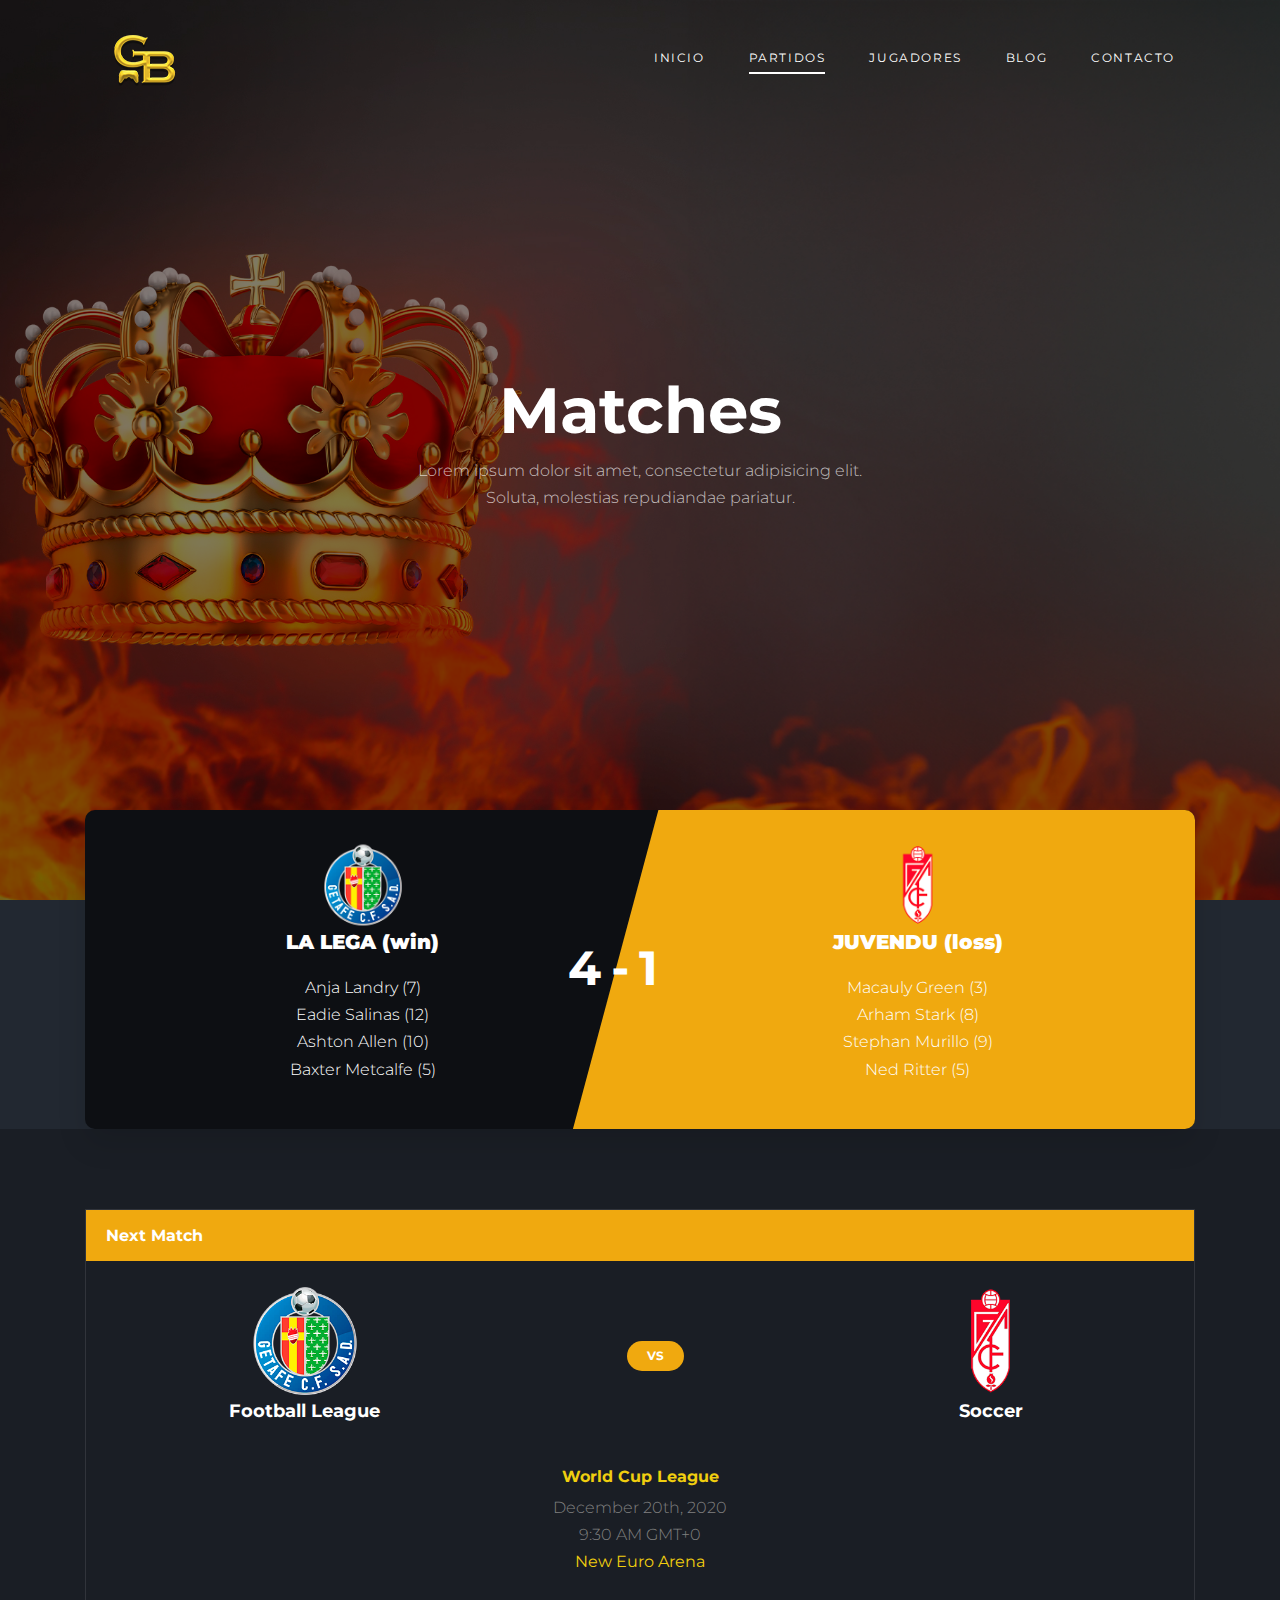
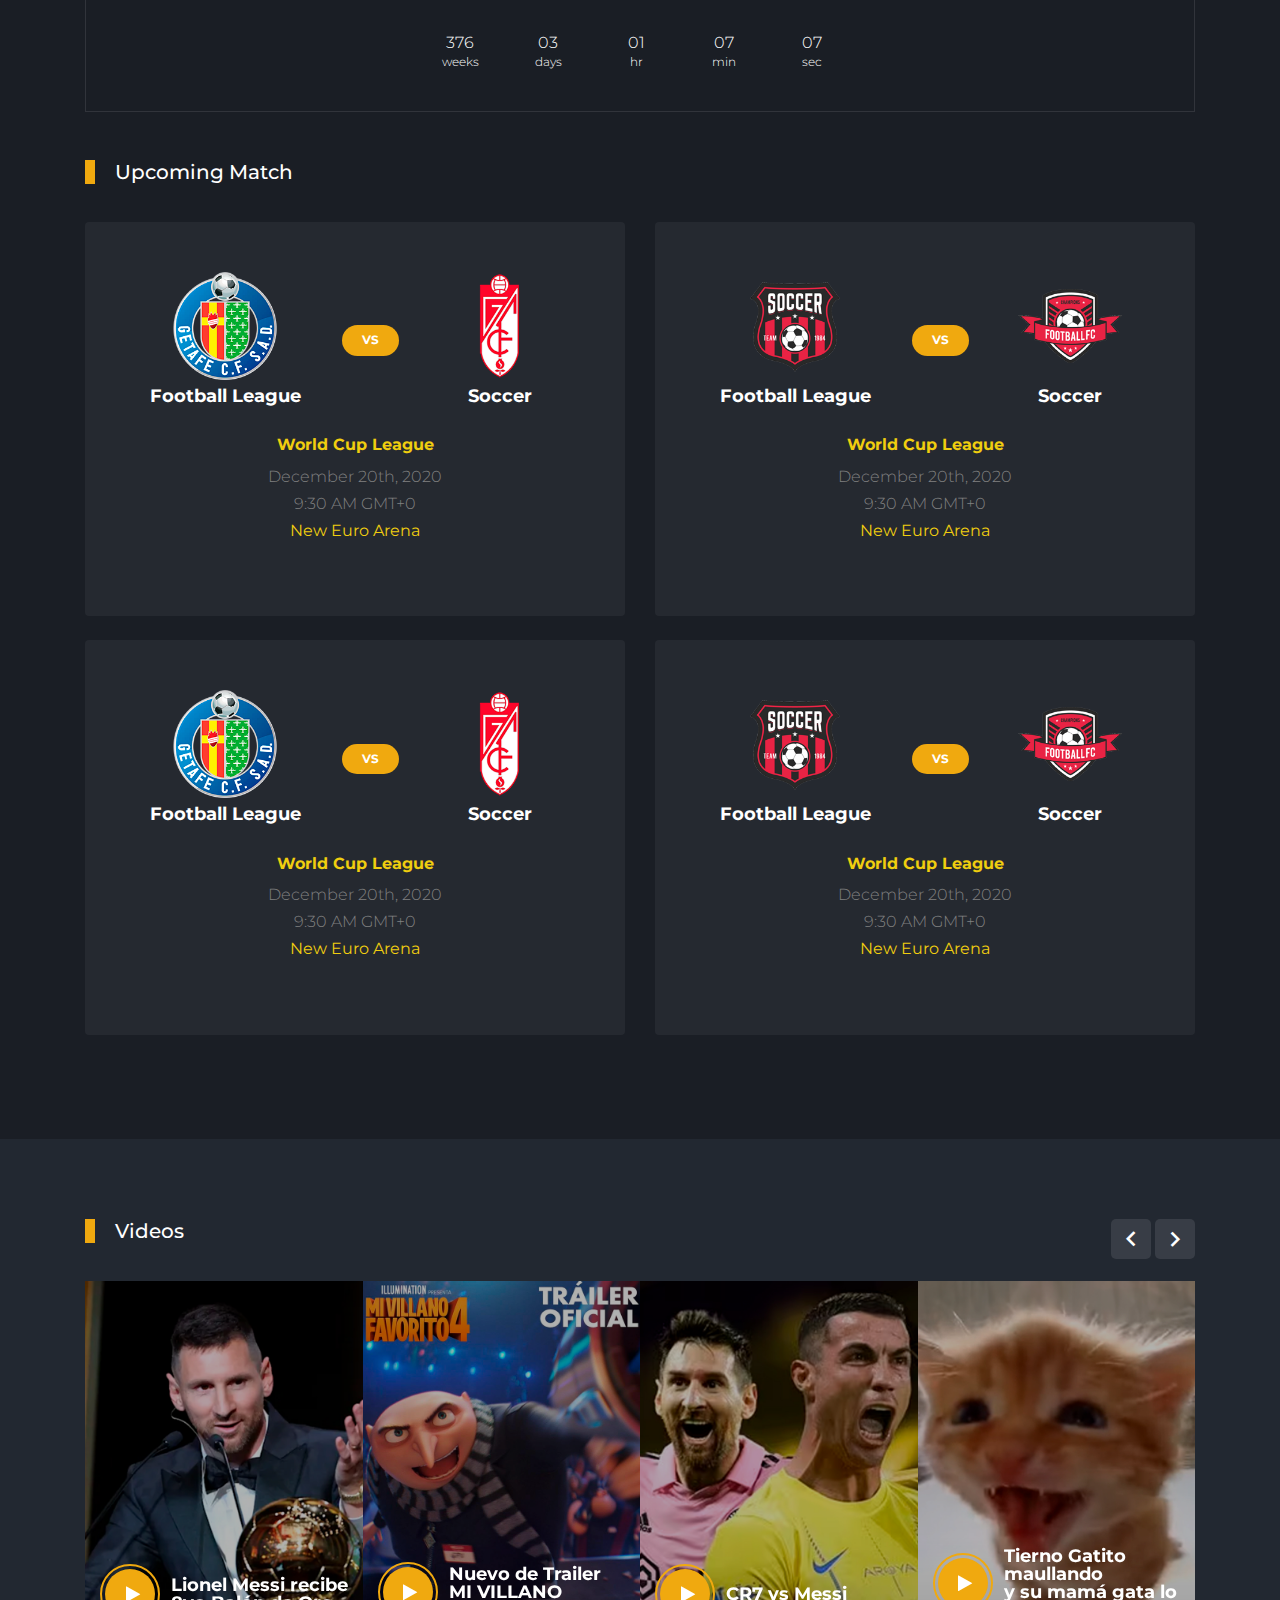
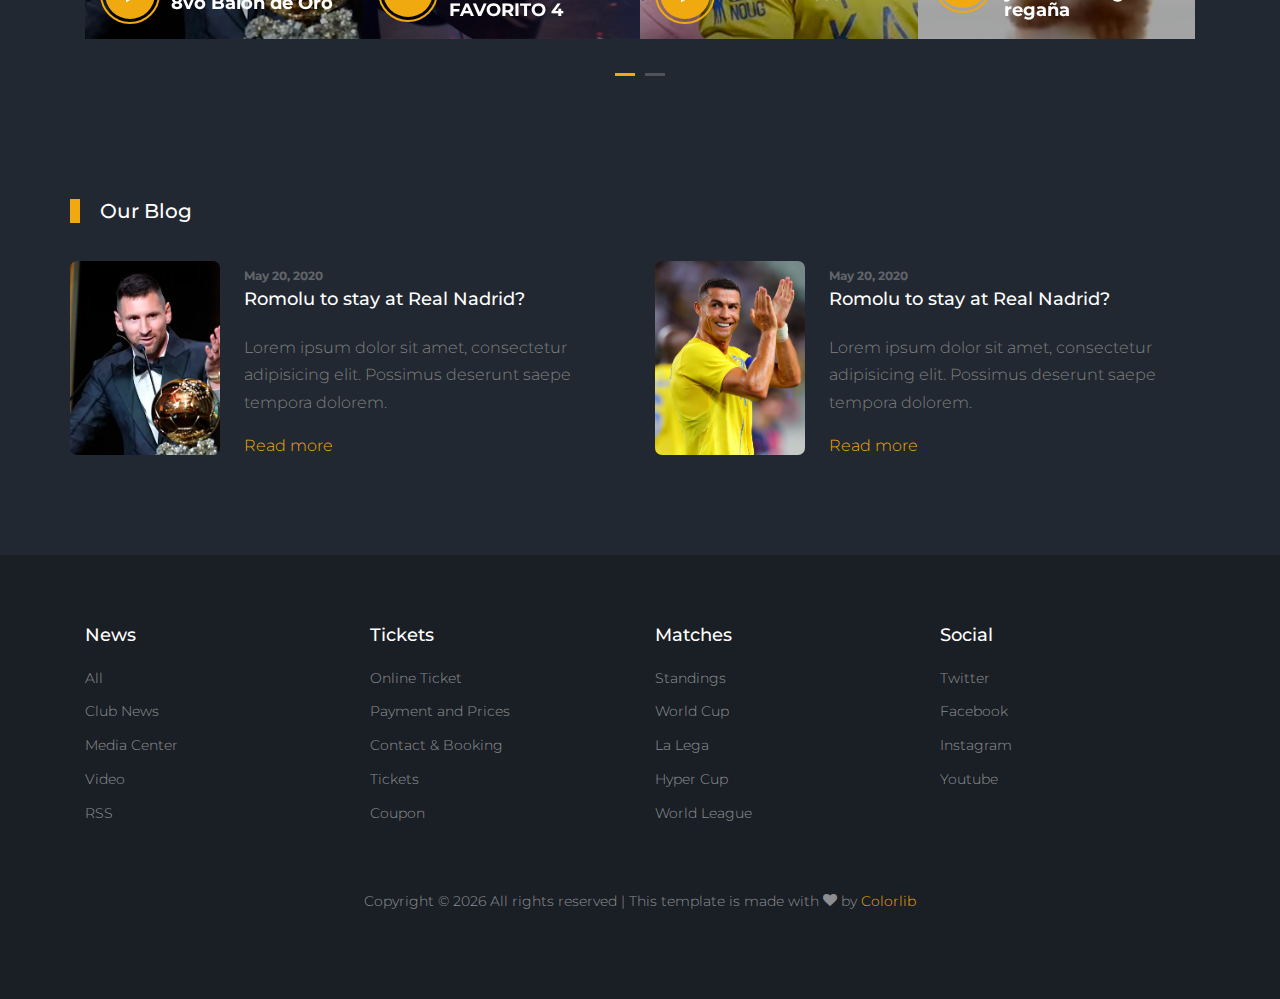
<file: matches.html>
<!DOCTYPE html>
<html lang="en">

<head>
  <title>Soccer &mdash; Website by Colorlib</title>
  <meta charset="utf-8">
  <meta name="viewport" content="width=device-width, initial-scale=1, shrink-to-fit=no">


  <link href="https://fonts.googleapis.com/css2?family=Montserrat:wght@400;700&display=swap" rel="stylesheet">

  <link rel="stylesheet" href="fonts/icomoon/style.css">

  <link rel="stylesheet" href="css/bootstrap/bootstrap.css">
  <link rel="stylesheet" href="css/jquery-ui.css">
  <link rel="stylesheet" href="css/owl.carousel.min.css">
  <link rel="stylesheet" href="css/owl.theme.default.min.css">
  <link rel="stylesheet" href="css/owl.theme.default.min.css">

  <link rel="stylesheet" href="css/jquery.fancybox.min.css">

  <link rel="stylesheet" href="css/bootstrap-datepicker.css">

  <link rel="stylesheet" href="fonts/flaticon/font/flaticon.css">

  <link rel="stylesheet" href="css/aos.css">

  <link rel="stylesheet" href="css/style.css">



</head>

<body>

  <div class="site-wrap">

    <div class="site-mobile-menu site-navbar-target">
      <div class="site-mobile-menu-header">
        <div class="site-mobile-menu-close">
          <span class="icon-close2 js-menu-toggle"></span>
        </div>
      </div>
      <div class="site-mobile-menu-body"></div>
    </div>


    <header class="site-navbar py-4" role="banner">

      <div class="container">
        <div class="d-flex align-items-center">
          <div class="site-logo">
            <a href="index.html">
              <img src="images/logo.png" alt="Logo">
            </a>
          </div>
          <div class="ml-auto">
            <nav class="site-navigation position-relative text-right" role="navigation">
              <ul class="site-menu main-menu js-clone-nav mr-auto d-none d-lg-block">
                <li><a href="index.html" class="nav-link">Inicio</a></li>
                <li class="active"><a href="matches.html" class="nav-link">Partidos</a></li>
                <li><a href="players.html" class="nav-link">Jugadores</a></li>
                <li><a href="blog.html" class="nav-link">Blog</a></li>
                <li><a href="contact.html" class="nav-link">Contacto</a></li>
              </ul>
            </nav>

            <a href="#" class="d-inline-block d-lg-none site-menu-toggle js-menu-toggle text-black float-right text-white"><span
                class="icon-menu h3 text-white"></span></a>
          </div>
        </div>
      </div>

    </header>

    <div class="hero overlay" style="background-image: url('images/bg_3.jpg');">
      <div class="container">
        <div class="row align-items-center">
          <div class="col-lg-5 mx-auto text-center">
            <h1 class="text-white">Matches</h1>
            <p>Lorem ipsum dolor sit amet, consectetur adipisicing elit. Soluta, molestias repudiandae pariatur.</p>
          </div>
        </div>
      </div>
    </div>

    
    
    <div class="container">
      

      <div class="row">
        <div class="col-lg-12">
          
          <div class="d-flex team-vs">
            <span class="score">4-1</span>
            <div class="team-1 w-50">
              <div class="team-details w-100 text-center">
                <img src="images/logo_1.png" alt="Image" class="img-fluid">
                <h3>LA LEGA <span>(win)</span></h3>
                <ul class="list-unstyled">
                  <li>Anja Landry (7)</li>
                  <li>Eadie Salinas (12)</li>
                  <li>Ashton Allen (10)</li>
                  <li>Baxter Metcalfe (5)</li>
                </ul>
              </div>
            </div>
            <div class="team-2 w-50">
              <div class="team-details w-100 text-center">
                <img src="images/logo_2.png" alt="Image" class="img-fluid">
                <h3>JUVENDU <span>(loss)</span></h3>
                <ul class="list-unstyled">
                  <li>Macauly Green (3)</li>
                  <li>Arham Stark (8)</li>
                  <li>Stephan Murillo (9)</li>
                  <li>Ned Ritter (5)</li>
                </ul>
              </div>
            </div>
          </div>
        </div>
      </div>
    </div>
  

    
    <div class="site-section bg-dark">
      <div class="container">
        
        <div class="row mb-5">
          <div class="col-lg-12">
            <div class="widget-next-match">
              <div class="widget-title">
                <h3>Next Match</h3>
              </div>
              <div class="widget-body mb-3">
                <div class="widget-vs">
                  <div class="d-flex align-items-center justify-content-around justify-content-between w-100">
                    <div class="team-1 text-center">
                      <img src="images/logo_1.png" alt="Image">
                      <h3>Football League</h3>
                    </div>
                    <div>
                      <span class="vs"><span>VS</span></span>
                    </div>
                    <div class="team-2 text-center">
                      <img src="images/logo_2.png" alt="Image">
                      <h3>Soccer</h3>
                    </div>
                  </div>
                </div>
              </div>

              <div class="text-center widget-vs-contents mb-4">
                <h4>World Cup League</h4>
                <p class="mb-5">
                  <span class="d-block">December 20th, 2020</span>
                  <span class="d-block">9:30 AM GMT+0</span>
                  <strong class="text-primary">New Euro Arena</strong>
                </p>

                <div id="date-countdown2" class="pb-1"></div>
              </div>
            </div>
          </div>
        </div>

        <div class="row">
          <div class="col-12 title-section">
            <h2 class="heading">Upcoming Match</h2>
          </div>
          <div class="col-lg-6 mb-4">
            <div class="bg-light p-4 rounded">
              <div class="widget-body">
                  <div class="widget-vs">
                    <div class="d-flex align-items-center justify-content-around justify-content-between w-100">
                      <div class="team-1 text-center">
                        <img src="images/logo_1.png" alt="Image">
                        <h3>Football League</h3>
                      </div>
                      <div>
                        <span class="vs"><span>VS</span></span>
                      </div>
                      <div class="team-2 text-center">
                        <img src="images/logo_2.png" alt="Image">
                        <h3>Soccer</h3>
                      </div>
                    </div>
                  </div>
                </div>

                <div class="text-center widget-vs-contents mb-4">
                  <h4>World Cup League</h4>
                  <p class="mb-5">
                    <span class="d-block">December 20th, 2020</span>
                    <span class="d-block">9:30 AM GMT+0</span>
                    <strong class="text-primary">New Euro Arena</strong>
                  </p>

                </div>
              
            </div>
          </div>
          <div class="col-lg-6 mb-4">
            <div class="bg-light p-4 rounded">
              <div class="widget-body">
                  <div class="widget-vs">
                    <div class="d-flex align-items-center justify-content-around justify-content-between w-100">
                      <div class="team-1 text-center">
                        <img src="images/logo_3.png" alt="Image">
                        <h3>Football League</h3>
                      </div>
                      <div>
                        <span class="vs"><span>VS</span></span>
                      </div>
                      <div class="team-2 text-center">
                        <img src="images/logo_4.png" alt="Image">
                        <h3>Soccer</h3>
                      </div>
                    </div>
                  </div>
                </div>

                <div class="text-center widget-vs-contents mb-4">
                  <h4>World Cup League</h4>
                  <p class="mb-5">
                    <span class="d-block">December 20th, 2020</span>
                    <span class="d-block">9:30 AM GMT+0</span>
                    <strong class="text-primary">New Euro Arena</strong>
                  </p>

                </div>
              
            </div>
          </div>

          <div class="col-lg-6 mb-4">
            <div class="bg-light p-4 rounded">
              <div class="widget-body">
                  <div class="widget-vs">
                    <div class="d-flex align-items-center justify-content-around justify-content-between w-100">
                      <div class="team-1 text-center">
                        <img src="images/logo_1.png" alt="Image">
                        <h3>Football League</h3>
                      </div>
                      <div>
                        <span class="vs"><span>VS</span></span>
                      </div>
                      <div class="team-2 text-center">
                        <img src="images/logo_2.png" alt="Image">
                        <h3>Soccer</h3>
                      </div>
                    </div>
                  </div>
                </div>

                <div class="text-center widget-vs-contents mb-4">
                  <h4>World Cup League</h4>
                  <p class="mb-5">
                    <span class="d-block">December 20th, 2020</span>
                    <span class="d-block">9:30 AM GMT+0</span>
                    <strong class="text-primary">New Euro Arena</strong>
                  </p>

                </div>
              
            </div>
          </div>
          <div class="col-lg-6 mb-4">
            <div class="bg-light p-4 rounded">
              <div class="widget-body">
                  <div class="widget-vs">
                    <div class="d-flex align-items-center justify-content-around justify-content-between w-100">
                      <div class="team-1 text-center">
                        <img src="images/logo_3.png" alt="Image">
                        <h3>Football League</h3>
                      </div>
                      <div>
                        <span class="vs"><span>VS</span></span>
                      </div>
                      <div class="team-2 text-center">
                        <img src="images/logo_4.png" alt="Image">
                        <h3>Soccer</h3>
                      </div>
                    </div>
                  </div>
                </div>

                <div class="text-center widget-vs-contents mb-4">
                  <h4>World Cup League</h4>
                  <p class="mb-5">
                    <span class="d-block">December 20th, 2020</span>
                    <span class="d-block">9:30 AM GMT+0</span>
                    <strong class="text-primary">New Euro Arena</strong>
                  </p>

                </div>
              
            </div>
          </div>
          
        </div>
      </div>
    </div> <!-- .site-section -->

    <div class="site-section">
      <div class="container">
        <div class="row">
          <div class="col-6 title-section">
            <h2 class="heading">Videos</h2>
          </div>
          <div class="col-6 text-right">
            <div class="custom-nav">
            <a href="#" class="js-custom-prev-v2"><span class="icon-keyboard_arrow_left"></span></a>
            <span></span>
            <a href="#" class="js-custom-next-v2"><span class="icon-keyboard_arrow_right"></span></a>
            </div>
          </div>
        </div>


        <div class="owl-4-slider owl-carousel">
          <div class="item">
            <div class="video-media">
              <img src="images/img_1.jpg" alt="Image" class="img-fluid">
              <a href="https://www.youtube.com/watch?v=jrET9OVaCk4" class="d-flex play-button align-items-center"
                data-fancybox>
                <span class="icon mr-3">
                  <span class="icon-play"></span>
                </span>
                <div class="caption">
                  <h3 class="m-0">Lionel Messi recibe 8vo Balón de Oro</h3>
                </div>
              </a>
            </div>
          </div>
          <div class="item">
            <div class="video-media">
              <img src="images/MV4.jpg" alt="Image" class="img-fluid">
              <a href="https://www.youtube.com/watch?v=3_OioUAKjIU" class="d-flex play-button align-items-center" data-fancybox>
                <span class="icon mr-3">
                  <span class="icon-play"></span>
                </span>
                <div class="caption">
                  <h3 class="m-0">Nuevo de Trailer </h3> <h3 class="m-0">MI VILLANO FAVORITO 4 </h3>
                </div>
              </a>
            </div>
          </div>
          <div class="item">
            <div class="video-media">
              <img src="images/cr7vsmessi.jpg" alt="Image" class="img-fluid">
              <a href="https://www.youtube.com/watch?v=WLCoc1g7Y6I" class="d-flex play-button align-items-center"
                data-fancybox>
                <span class="icon mr-3">
                  <span class="icon-play"></span>
                </span>
                <div class="caption">
                  <h3 class="m-0">CR7 vs Messi</h3>
                </div>
              </a>
            </div>
          </div>

          <div class="item">
            <div class="video-media">
              <img src="images/gatito.jpg" alt="Image" class="img-fluid">
              <a href="https://www.youtube.com/watch?v=F8OIQ4QZ8sU" class="d-flex play-button align-items-center" data-fancybox>
                <span class="icon mr-3">
                  <span class="icon-play"></span>
                </span>
                <div class="caption">
                  <h3 class="m-0">Tierno Gatito maullando </h3><h3 class="m-0">y su mamá gata lo regaña</h3>
                </div>
              </a>
            </div>
          </div>
          <div class="item">
            <div class="video-media">
              <img src="images/cr7.jpg" alt="Image" class="img-fluid">
              <a href="https://www.youtube.com/watch?v=fJLrfALZGmE" class="d-flex play-button align-items-center" data-fancybox>
                <span class="icon mr-3">
                  <span class="icon-play"></span>
                </span>
                <div class="caption">
                  <h3 class="m-0">Mejores momentos</h3><h3 class="m-0">de CR7</h3>
                </div>
              </a>
            </div>
          </div>
          <div class="item">
            <div class="video-media">
              <img src="images/dibujo.jpg" alt="Image" class="img-fluid">
              <a href="https://www.youtube.com/watch?v=6EPVgV2Irvo" class="d-flex play-button align-items-center" data-fancybox>
                <span class="icon mr-3">
                  <span class="icon-play"></span>
                </span>
                <div class="caption">
                  <h3 class="m-0">Épico dibujo de Navidad</h3>
                </div>
              </a>
            </div>
          </div>

        </div>

      </div>
    </div>

    <div class="container site-section">
      <div class="row">
        <div class="col-6 title-section">
          <h2 class="heading">Our Blog</h2>
        </div>
      </div>
      <div class="row">
        <div class="col-lg-6">
          <div class="custom-media d-flex">
            <div class="img mr-4">
              <img src="images/img_1.jpg" alt="Image" class="img-fluid">
            </div>
            <div class="text">
              <span class="meta">May 20, 2020</span>
              <h3 class="mb-4"><a href="#">Romolu to stay at Real Nadrid?</a></h3>
              <p>Lorem ipsum dolor sit amet, consectetur adipisicing elit. Possimus deserunt saepe tempora dolorem.</p>
              <p><a href="#">Read more</a></p>
            </div>
          </div>
        </div>
        <div class="col-lg-6">
          <div class="custom-media d-flex">
            <div class="img mr-4">
              <img src="images/img_3.jpg" alt="Image" class="img-fluid">
            </div>
            <div class="text">
              <span class="meta">May 20, 2020</span>
              <h3 class="mb-4"><a href="#">Romolu to stay at Real Nadrid?</a></h3>
              <p>Lorem ipsum dolor sit amet, consectetur adipisicing elit. Possimus deserunt saepe tempora dolorem.</p>
              <p><a href="#">Read more</a></p>
            </div>
          </div>
        </div>
      </div>
    </div>



    <footer class="footer-section">
      <div class="container">
        <div class="row">
          <div class="col-lg-3">
            <div class="widget mb-3">
              <h3>News</h3>
              <ul class="list-unstyled links">
                <li><a href="#">All</a></li>
                <li><a href="#">Club News</a></li>
                <li><a href="#">Media Center</a></li>
                <li><a href="#">Video</a></li>
                <li><a href="#">RSS</a></li>
              </ul>
            </div>
          </div>
          <div class="col-lg-3">
            <div class="widget mb-3">
              <h3>Tickets</h3>
              <ul class="list-unstyled links">
                <li><a href="#">Online Ticket</a></li>
                <li><a href="#">Payment and Prices</a></li>
                <li><a href="#">Contact &amp; Booking</a></li>
                <li><a href="#">Tickets</a></li>
                <li><a href="#">Coupon</a></li>
              </ul>
            </div>
          </div>
          <div class="col-lg-3">
            <div class="widget mb-3">
              <h3>Matches</h3>
              <ul class="list-unstyled links">
                <li><a href="#">Standings</a></li>
                <li><a href="#">World Cup</a></li>
                <li><a href="#">La Lega</a></li>
                <li><a href="#">Hyper Cup</a></li>
                <li><a href="#">World League</a></li>
              </ul>
            </div>
          </div>

          <div class="col-lg-3">
            <div class="widget mb-3">
              <h3>Social</h3>
              <ul class="list-unstyled links">
                <li><a href="#">Twitter</a></li>
                <li><a href="#">Facebook</a></li>
                <li><a href="#">Instagram</a></li>
                <li><a href="#">Youtube</a></li>
              </ul>
            </div>
          </div>

        </div>

        <div class="row text-center">
          <div class="col-md-12">
            <div class=" pt-5">
              <p>
                <!-- Link back to Colorlib can't be removed. Template is licensed under CC BY 3.0. -->
                Copyright &copy;
                <script>
                  document.write(new Date().getFullYear());
                </script> All rights reserved | This template is made with <i class="icon-heart"
                  aria-hidden="true"></i> by <a href="https://colorlib.com" target="_blank">Colorlib</a>
                <!-- Link back to Colorlib can't be removed. Template is licensed under CC BY 3.0. -->
              </p>
            </div>
          </div>

        </div>
      </div>
    </footer>



  </div>
  <!-- .site-wrap -->

  <script src="js/jquery-3.3.1.min.js"></script>
  <script src="js/jquery-migrate-3.0.1.min.js"></script>
  <script src="js/jquery-ui.js"></script>
  <script src="js/popper.min.js"></script>
  <script src="js/bootstrap.min.js"></script>
  <script src="js/owl.carousel.min.js"></script>
  <script src="js/jquery.stellar.min.js"></script>
  <script src="js/jquery.countdown.min.js"></script>
  <script src="js/bootstrap-datepicker.min.js"></script>
  <script src="js/jquery.easing.1.3.js"></script>
  <script src="js/aos.js"></script>
  <script src="js/jquery.fancybox.min.js"></script>
  <script src="js/jquery.sticky.js"></script>
  <script src="js/jquery.mb.YTPlayer.min.js"></script>


  <script src="js/main.js"></script>

</body>

</html>
</file>
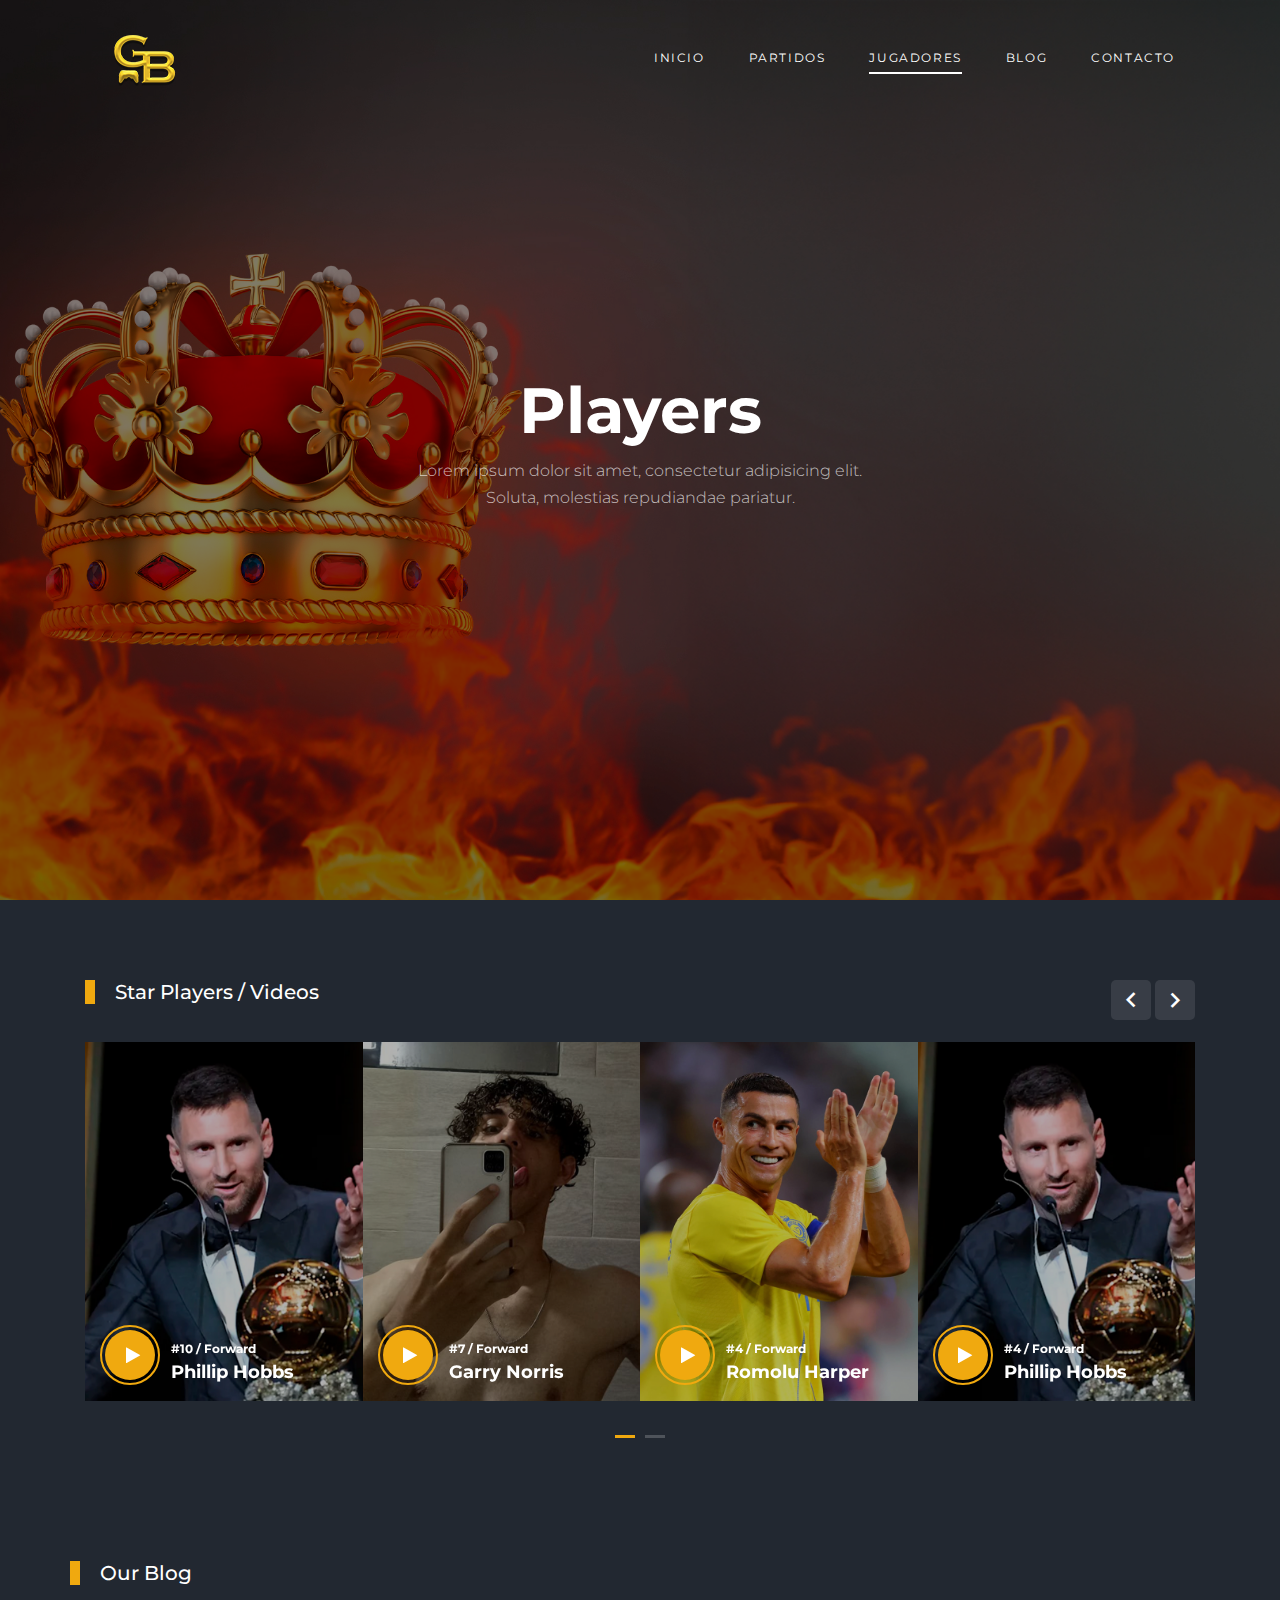
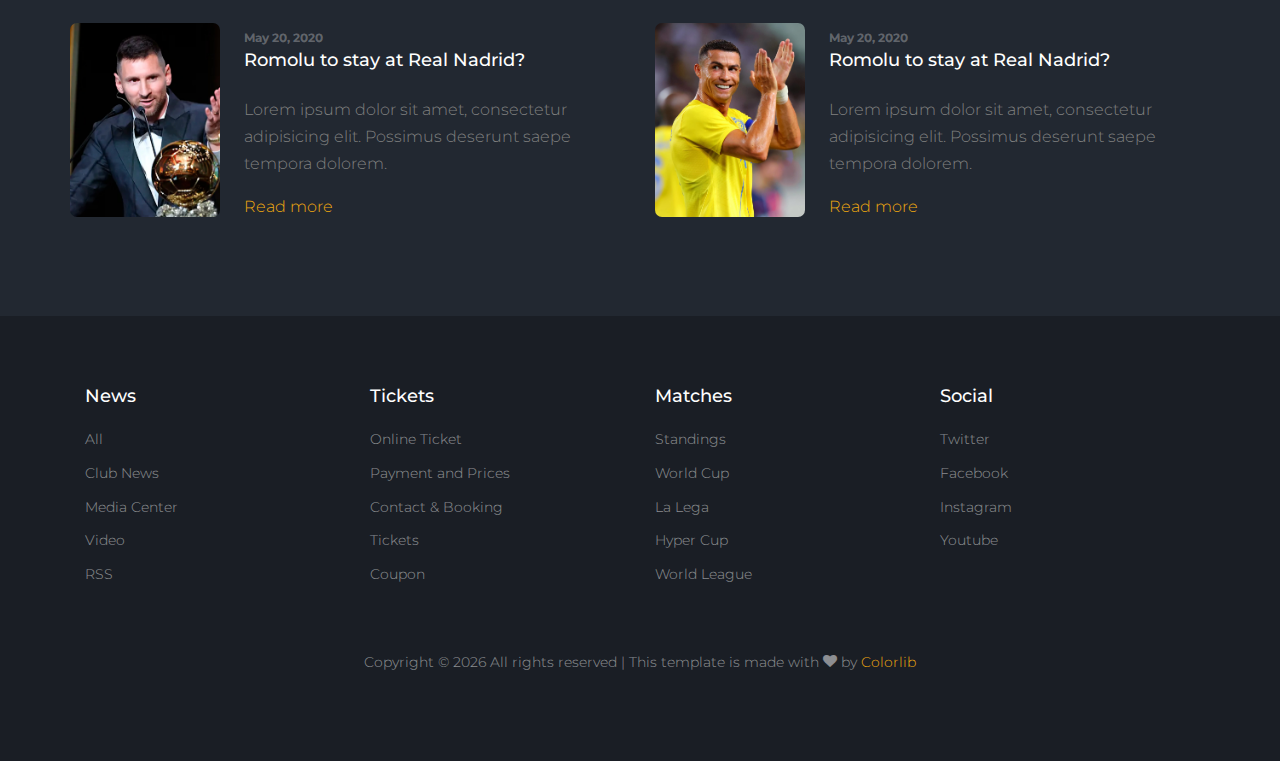
<file: players.html>
<!DOCTYPE html>
<html lang="en">

<head>
  <title>Soccer &mdash; Website by Colorlib</title>
  <meta charset="utf-8">
  <meta name="viewport" content="width=device-width, initial-scale=1, shrink-to-fit=no">


  <link href="https://fonts.googleapis.com/css2?family=Montserrat:wght@400;700&display=swap" rel="stylesheet">

  <link rel="stylesheet" href="fonts/icomoon/style.css">

  <link rel="stylesheet" href="css/bootstrap/bootstrap.css">
  <link rel="stylesheet" href="css/jquery-ui.css">
  <link rel="stylesheet" href="css/owl.carousel.min.css">
  <link rel="stylesheet" href="css/owl.theme.default.min.css">
  <link rel="stylesheet" href="css/owl.theme.default.min.css">

  <link rel="stylesheet" href="css/jquery.fancybox.min.css">

  <link rel="stylesheet" href="css/bootstrap-datepicker.css">

  <link rel="stylesheet" href="fonts/flaticon/font/flaticon.css">

  <link rel="stylesheet" href="css/aos.css">

  <link rel="stylesheet" href="css/style.css">



</head>

<body>

  <div class="site-wrap">

    <div class="site-mobile-menu site-navbar-target">
      <div class="site-mobile-menu-header">
        <div class="site-mobile-menu-close">
          <span class="icon-close2 js-menu-toggle"></span>
        </div>
      </div>
      <div class="site-mobile-menu-body"></div>
    </div>


    <header class="site-navbar py-4" role="banner">

      <div class="container">
        <div class="d-flex align-items-center">
          <div class="site-logo">
            <a href="index.html">
              <img src="images/logo.png" alt="Logo">
            </a>
          </div>
          <div class="ml-auto">
            <nav class="site-navigation position-relative text-right" role="navigation">
              <ul class="site-menu main-menu js-clone-nav mr-auto d-none d-lg-block">
                <li><a href="index.html" class="nav-link">Inicio</a></li>
                <li><a href="matches.html" class="nav-link">Partidos</a></li>
                <li class="active"><a href="players.html" class="nav-link">Jugadores</a></li>
                <li><a href="blog.html" class="nav-link">Blog</a></li>
                <li><a href="contact.html" class="nav-link">Contacto</a></li>
              </ul>
            </nav>

            <a href="#" class="d-inline-block d-lg-none site-menu-toggle js-menu-toggle text-black float-right text-white"><span
                class="icon-menu h3 text-white"></span></a>
          </div>
        </div>
      </div>

    </header>

    <div class="hero overlay" style="background-image: url('images/bg_3.jpg');">
      <div class="container">
        <div class="row align-items-center">
          <div class="col-lg-5 mx-auto text-center">
            <h1 class="text-white">Players</h1>
            <p>Lorem ipsum dolor sit amet, consectetur adipisicing elit. Soluta, molestias repudiandae pariatur.</p>
          </div>
        </div>
      </div>
    </div>

    
    
    <div class="site-section">
      <div class="container">
        <div class="row">
          <div class="col-6 title-section">
            <h2 class="heading">Star Players / Videos</h2>
          </div>
          <div class="col-6 text-right">
            <div class="custom-nav">
            <a href="#" class="js-custom-prev-v2"><span class="icon-keyboard_arrow_left"></span></a>
            <span></span>
            <a href="#" class="js-custom-next-v2"><span class="icon-keyboard_arrow_right"></span></a>
            </div>
          </div>
        </div>


        <div class="owl-4-slider owl-carousel">
          <div class="item">
            <div class="video-media">
              <img src="images/img_1.jpg" alt="Image" class="img-fluid">
              <a href="https://vimeo.com/139714818" class="d-flex play-button align-items-center" data-fancybox>
                <span class="icon mr-3">
                  <span class="icon-play"></span>
                </span>
                <div class="caption">
                  <span class="meta">#10 / Forward</span>
                  <h3 class="m-0">Phillip Hobbs</h3>
                </div>
              </a>
            </div>
          </div>
          <div class="item">
            <div class="video-media">
              <img src="images/img_2.jpg" alt="Image" class="img-fluid">
              <a href="https://vimeo.com/139714818" class="d-flex play-button align-items-center" data-fancybox>
                <span class="icon mr-3">
                  <span class="icon-play"></span>
                </span>
                <div class="caption">
                  <span class="meta">#7 / Forward</span>
                  <h3 class="m-0">Garry Norris</h3>
                </div>
              </a>
            </div>
          </div>
          <div class="item">
            <div class="video-media">
              <img src="images/img_3.jpg" alt="Image" class="img-fluid">
              <a href="https://vimeo.com/139714818" class="d-flex play-button align-items-center" data-fancybox>
                <span class="icon mr-3">
                  <span class="icon-play"></span>
                </span>
                <div class="caption">
                  <span class="meta">#4 / Forward</span>
                  <h3 class="m-0">Romolu Harper</h3>
                </div>
              </a>
            </div>
          </div>

          <div class="item">
            <div class="video-media">
              <img src="images/img_1.jpg" alt="Image" class="img-fluid">
              <a href="https://vimeo.com/139714818" class="d-flex play-button align-items-center" data-fancybox>
                <span class="icon mr-3">
                  <span class="icon-play"></span>
                </span>
                <div class="caption">
                  <span class="meta">#4 / Forward</span>
                  <h3 class="m-0">Phillip Hobbs</h3>
                </div>
              </a>
            </div>
          </div>
          <div class="item">
            <div class="video-media">
              <img src="images/img_2.jpg" alt="Image" class="img-fluid">
              <a href="https://vimeo.com/139714818" class="d-flex play-button align-items-center" data-fancybox>
                <span class="icon mr-3">
                  <span class="icon-play"></span>
                </span>
                <div class="caption">
                  <span class="meta">#1 / GoalKeeper</span>
                  <h3 class="m-0">Garry Norris</h3>
                </div>
              </a>
            </div>
          </div>
          <div class="item">
            <div class="video-media">
              <img src="images/img_3.jpg" alt="Image" class="img-fluid">
              <a href="https://vimeo.com/139714818" class="d-flex play-button align-items-center" data-fancybox>
                <span class="icon mr-3">
                  <span class="icon-play"></span>
                </span>
                <div class="caption">
                  <span class="meta">#8 / Forward</span>
                  <h3 class="m-0">Romolu Harper</h3>
                </div>
              </a>
            </div>
          </div>
        </div>

      </div>
    </div>


    
    <div class="container site-section">
      <div class="row">
        <div class="col-6 title-section">
          <h2 class="heading">Our Blog</h2>
        </div>
      </div>
      <div class="row">
        <div class="col-lg-6">
          <div class="custom-media d-flex">
            <div class="img mr-4">
              <img src="images/img_1.jpg" alt="Image" class="img-fluid">
            </div>
            <div class="text">
              <span class="meta">May 20, 2020</span>
              <h3 class="mb-4"><a href="#">Romolu to stay at Real Nadrid?</a></h3>
              <p>Lorem ipsum dolor sit amet, consectetur adipisicing elit. Possimus deserunt saepe tempora dolorem.</p>
              <p><a href="#">Read more</a></p>
            </div>
          </div>
        </div>
        <div class="col-lg-6">
          <div class="custom-media d-flex">
            <div class="img mr-4">
              <img src="images/img_3.jpg" alt="Image" class="img-fluid">
            </div>
            <div class="text">
              <span class="meta">May 20, 2020</span>
              <h3 class="mb-4"><a href="#">Romolu to stay at Real Nadrid?</a></h3>
              <p>Lorem ipsum dolor sit amet, consectetur adipisicing elit. Possimus deserunt saepe tempora dolorem.</p>
              <p><a href="#">Read more</a></p>
            </div>
          </div>
        </div>
      </div>
    </div>



    <footer class="footer-section">
      <div class="container">
        <div class="row">
          <div class="col-lg-3">
            <div class="widget mb-3">
              <h3>News</h3>
              <ul class="list-unstyled links">
                <li><a href="#">All</a></li>
                <li><a href="#">Club News</a></li>
                <li><a href="#">Media Center</a></li>
                <li><a href="#">Video</a></li>
                <li><a href="#">RSS</a></li>
              </ul>
            </div>
          </div>
          <div class="col-lg-3">
            <div class="widget mb-3">
              <h3>Tickets</h3>
              <ul class="list-unstyled links">
                <li><a href="#">Online Ticket</a></li>
                <li><a href="#">Payment and Prices</a></li>
                <li><a href="#">Contact &amp; Booking</a></li>
                <li><a href="#">Tickets</a></li>
                <li><a href="#">Coupon</a></li>
              </ul>
            </div>
          </div>
          <div class="col-lg-3">
            <div class="widget mb-3">
              <h3>Matches</h3>
              <ul class="list-unstyled links">
                <li><a href="#">Standings</a></li>
                <li><a href="#">World Cup</a></li>
                <li><a href="#">La Lega</a></li>
                <li><a href="#">Hyper Cup</a></li>
                <li><a href="#">World League</a></li>
              </ul>
            </div>
          </div>

          <div class="col-lg-3">
            <div class="widget mb-3">
              <h3>Social</h3>
              <ul class="list-unstyled links">
                <li><a href="#">Twitter</a></li>
                <li><a href="#">Facebook</a></li>
                <li><a href="#">Instagram</a></li>
                <li><a href="#">Youtube</a></li>
              </ul>
            </div>
          </div>

        </div>

        <div class="row text-center">
          <div class="col-md-12">
            <div class=" pt-5">
              <p>
                <!-- Link back to Colorlib can't be removed. Template is licensed under CC BY 3.0. -->
                Copyright &copy;
                <script>
                  document.write(new Date().getFullYear());
                </script> All rights reserved | This template is made with <i class="icon-heart"
                  aria-hidden="true"></i> by <a href="https://colorlib.com" target="_blank">Colorlib</a>
                <!-- Link back to Colorlib can't be removed. Template is licensed under CC BY 3.0. -->
              </p>
            </div>
          </div>

        </div>
      </div>
    </footer>



  </div>
  <!-- .site-wrap -->

  <script src="js/jquery-3.3.1.min.js"></script>
  <script src="js/jquery-migrate-3.0.1.min.js"></script>
  <script src="js/jquery-ui.js"></script>
  <script src="js/popper.min.js"></script>
  <script src="js/bootstrap.min.js"></script>
  <script src="js/owl.carousel.min.js"></script>
  <script src="js/jquery.stellar.min.js"></script>
  <script src="js/jquery.countdown.min.js"></script>
  <script src="js/bootstrap-datepicker.min.js"></script>
  <script src="js/jquery.easing.1.3.js"></script>
  <script src="js/aos.js"></script>
  <script src="js/jquery.fancybox.min.js"></script>
  <script src="js/jquery.sticky.js"></script>
  <script src="js/jquery.mb.YTPlayer.min.js"></script>


  <script src="js/main.js"></script>

</body>

</html>
</file>
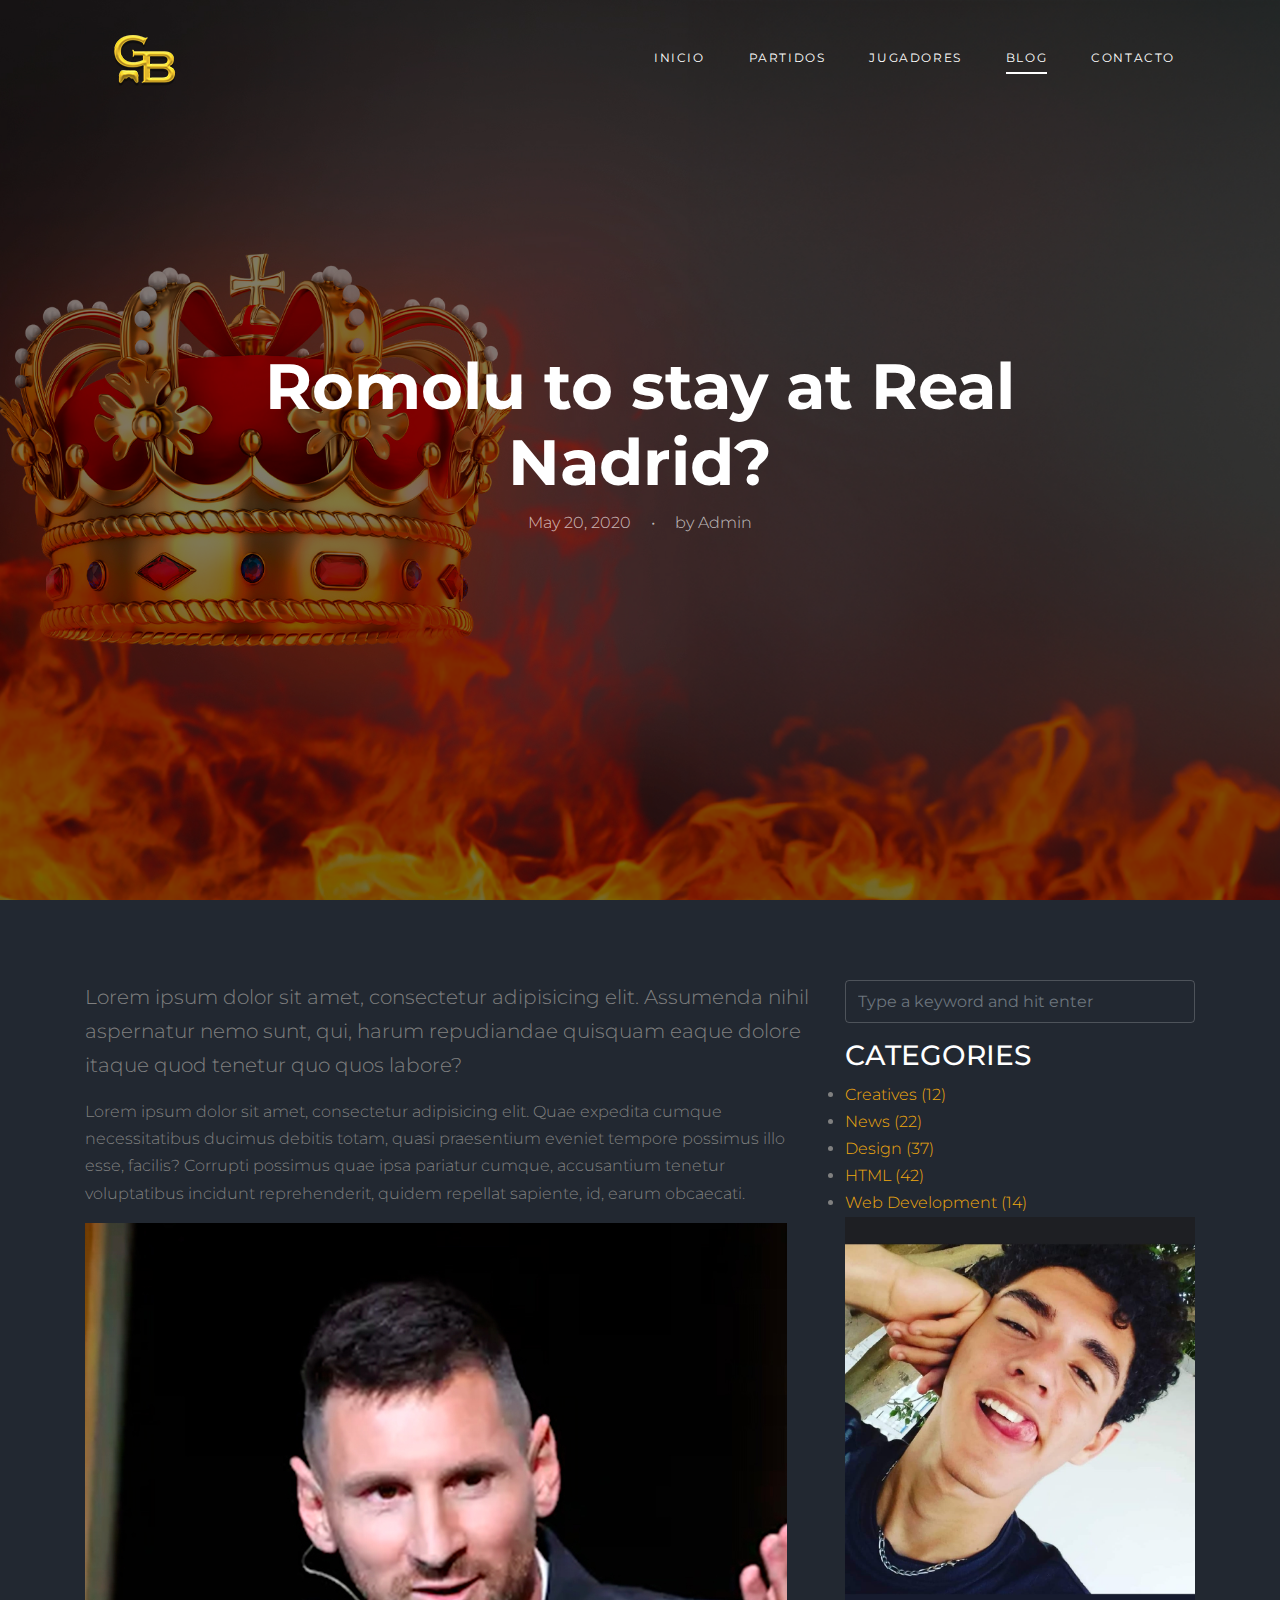
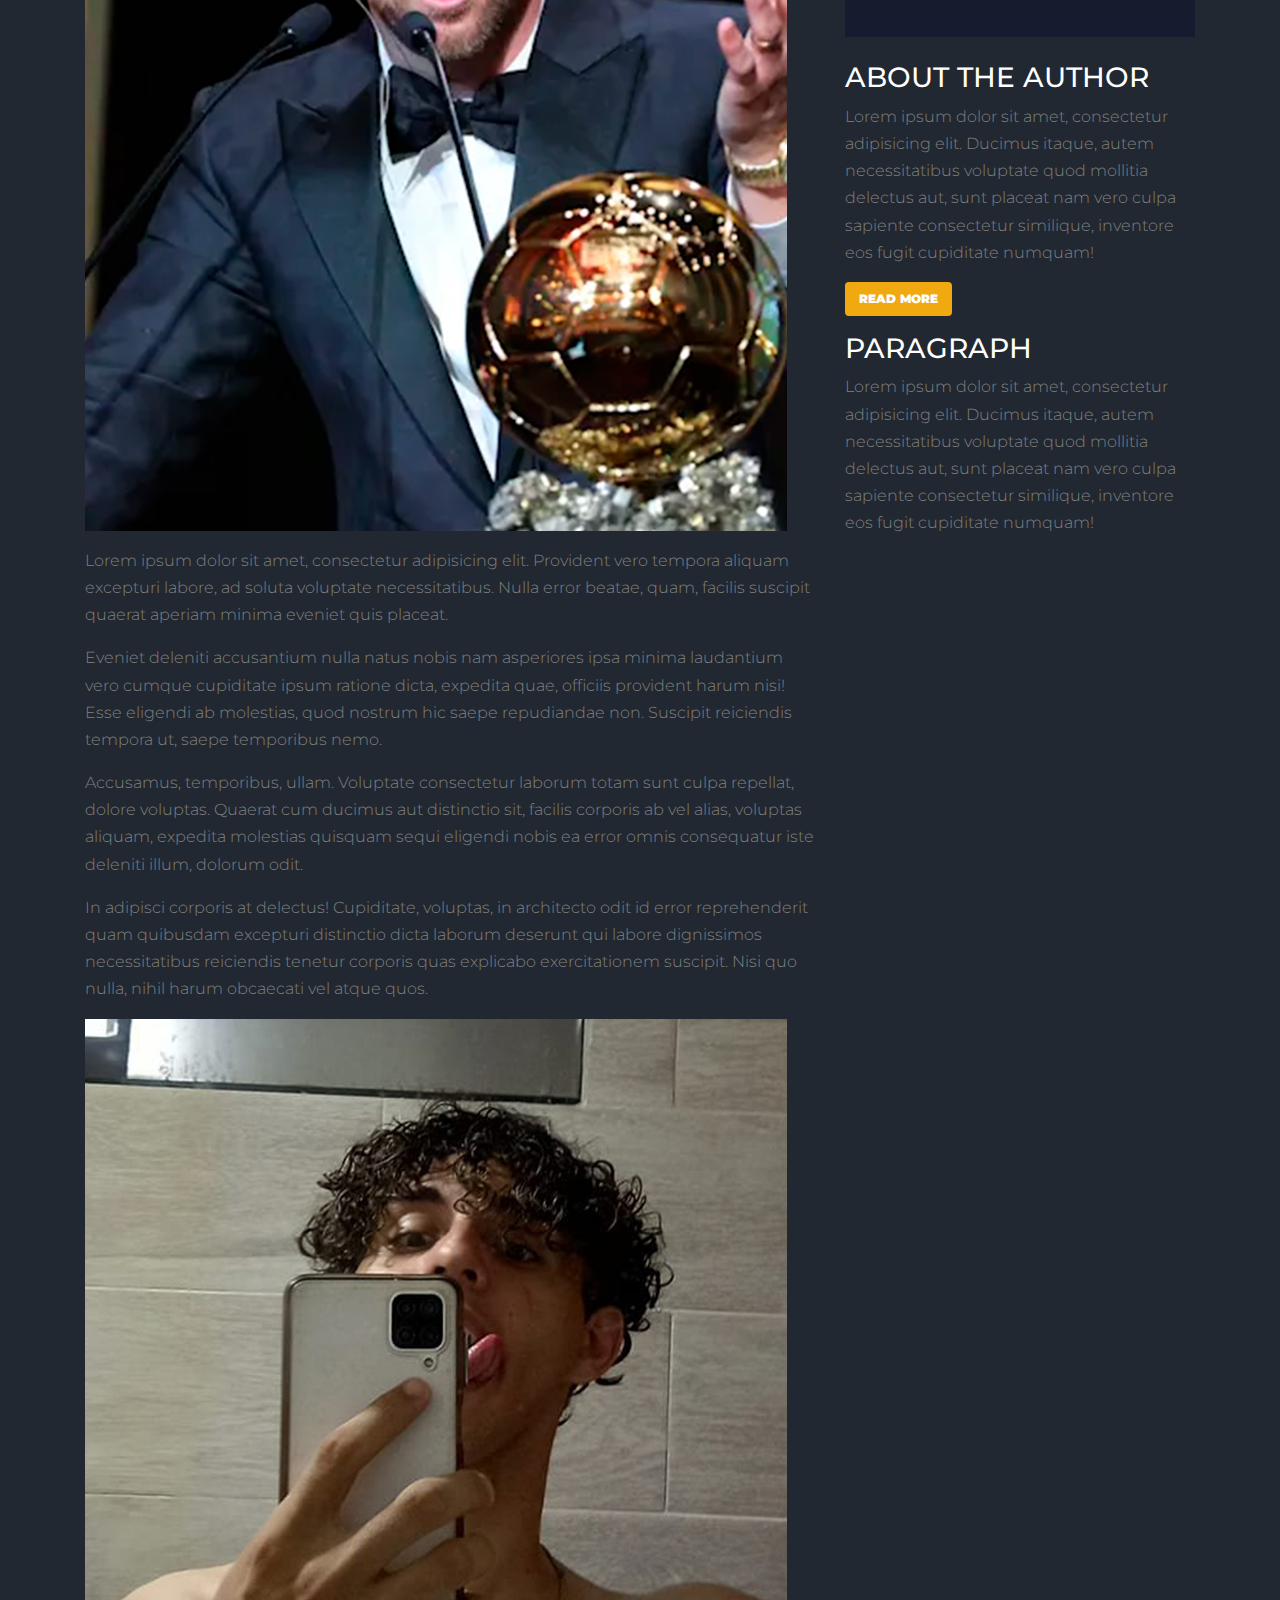
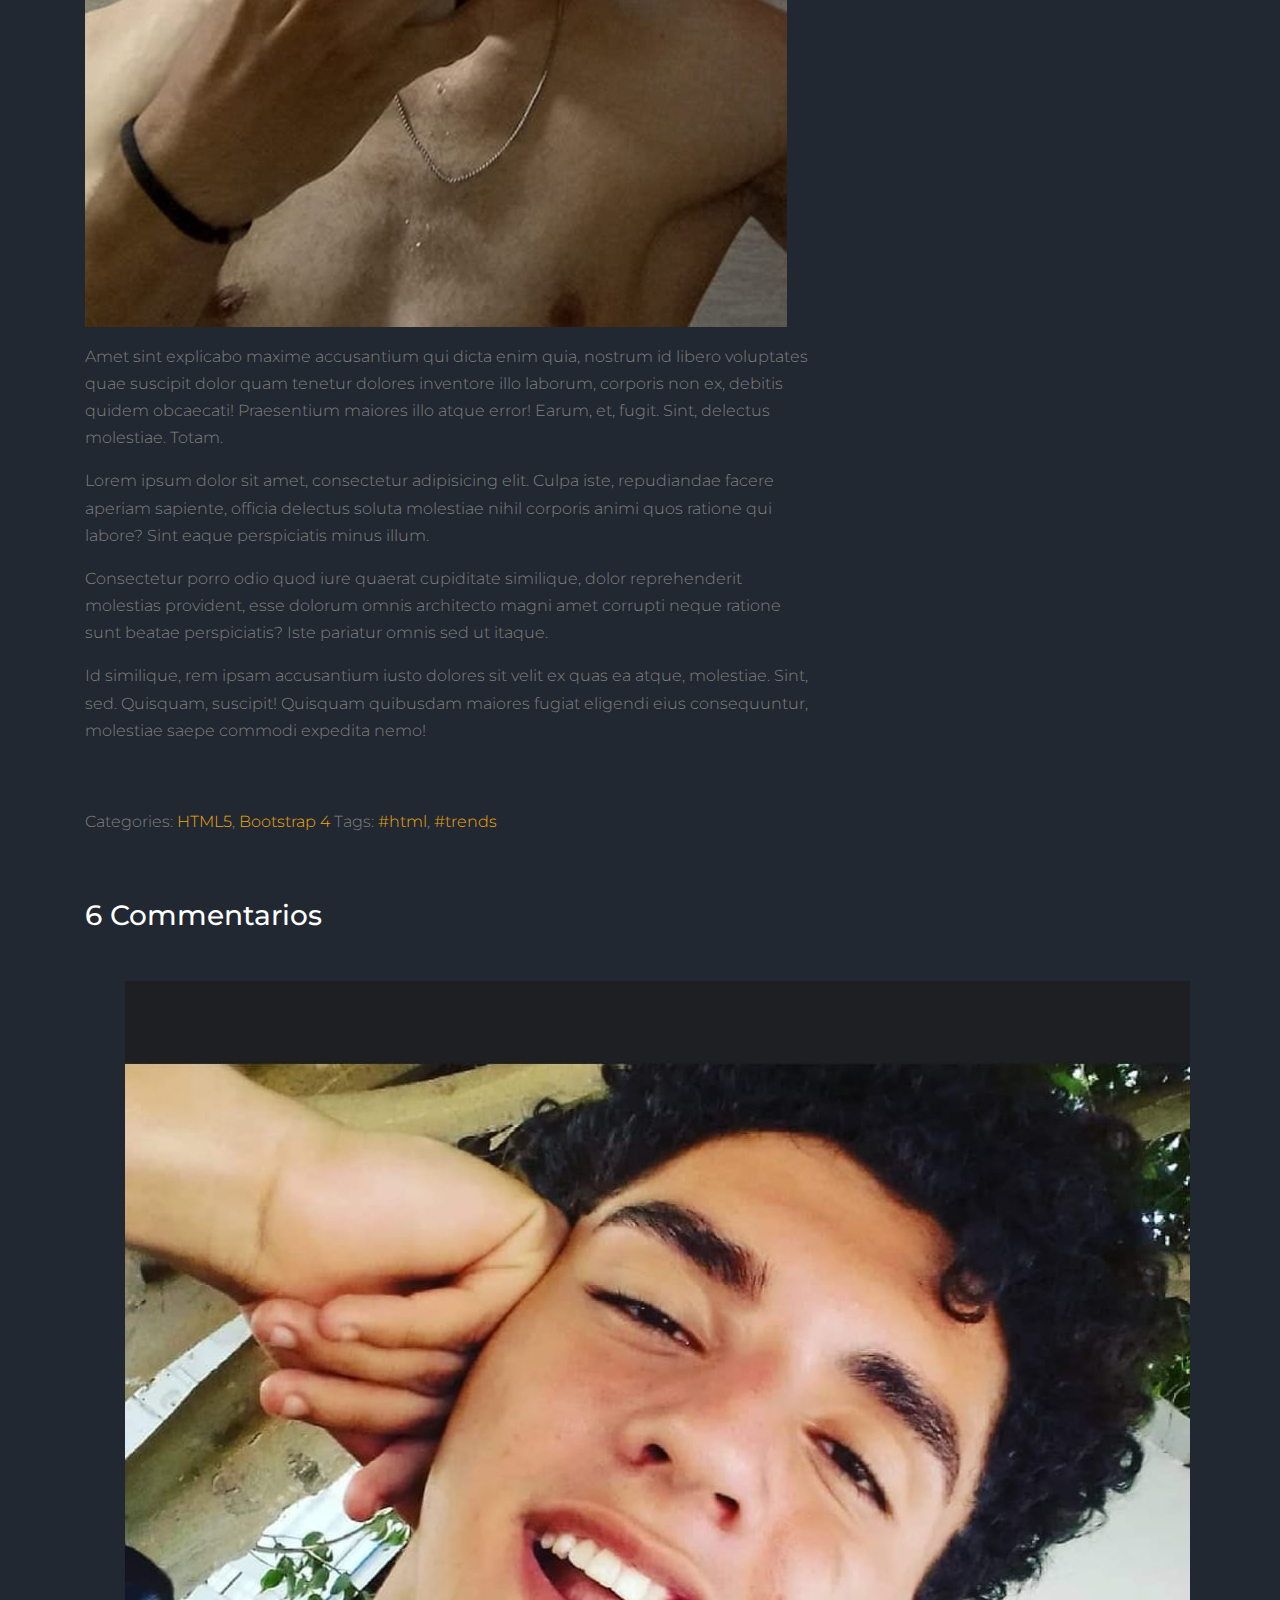
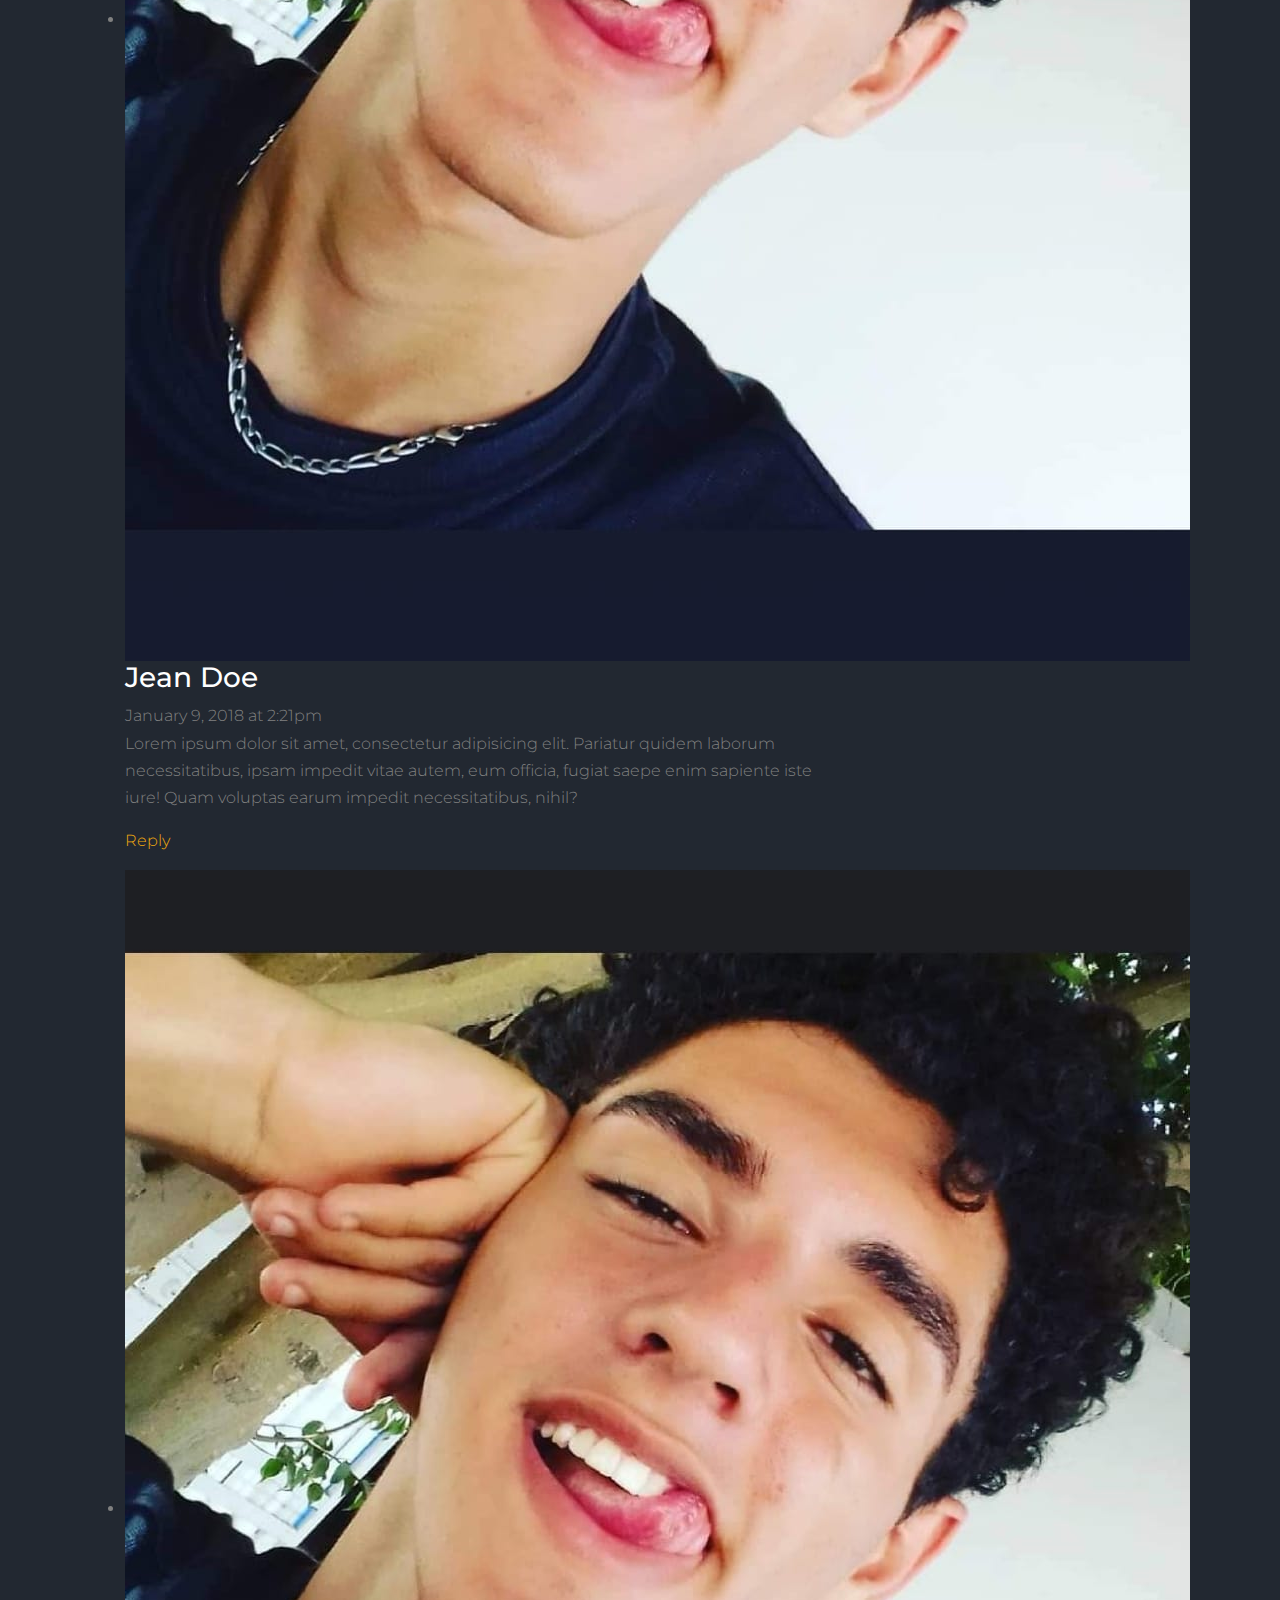
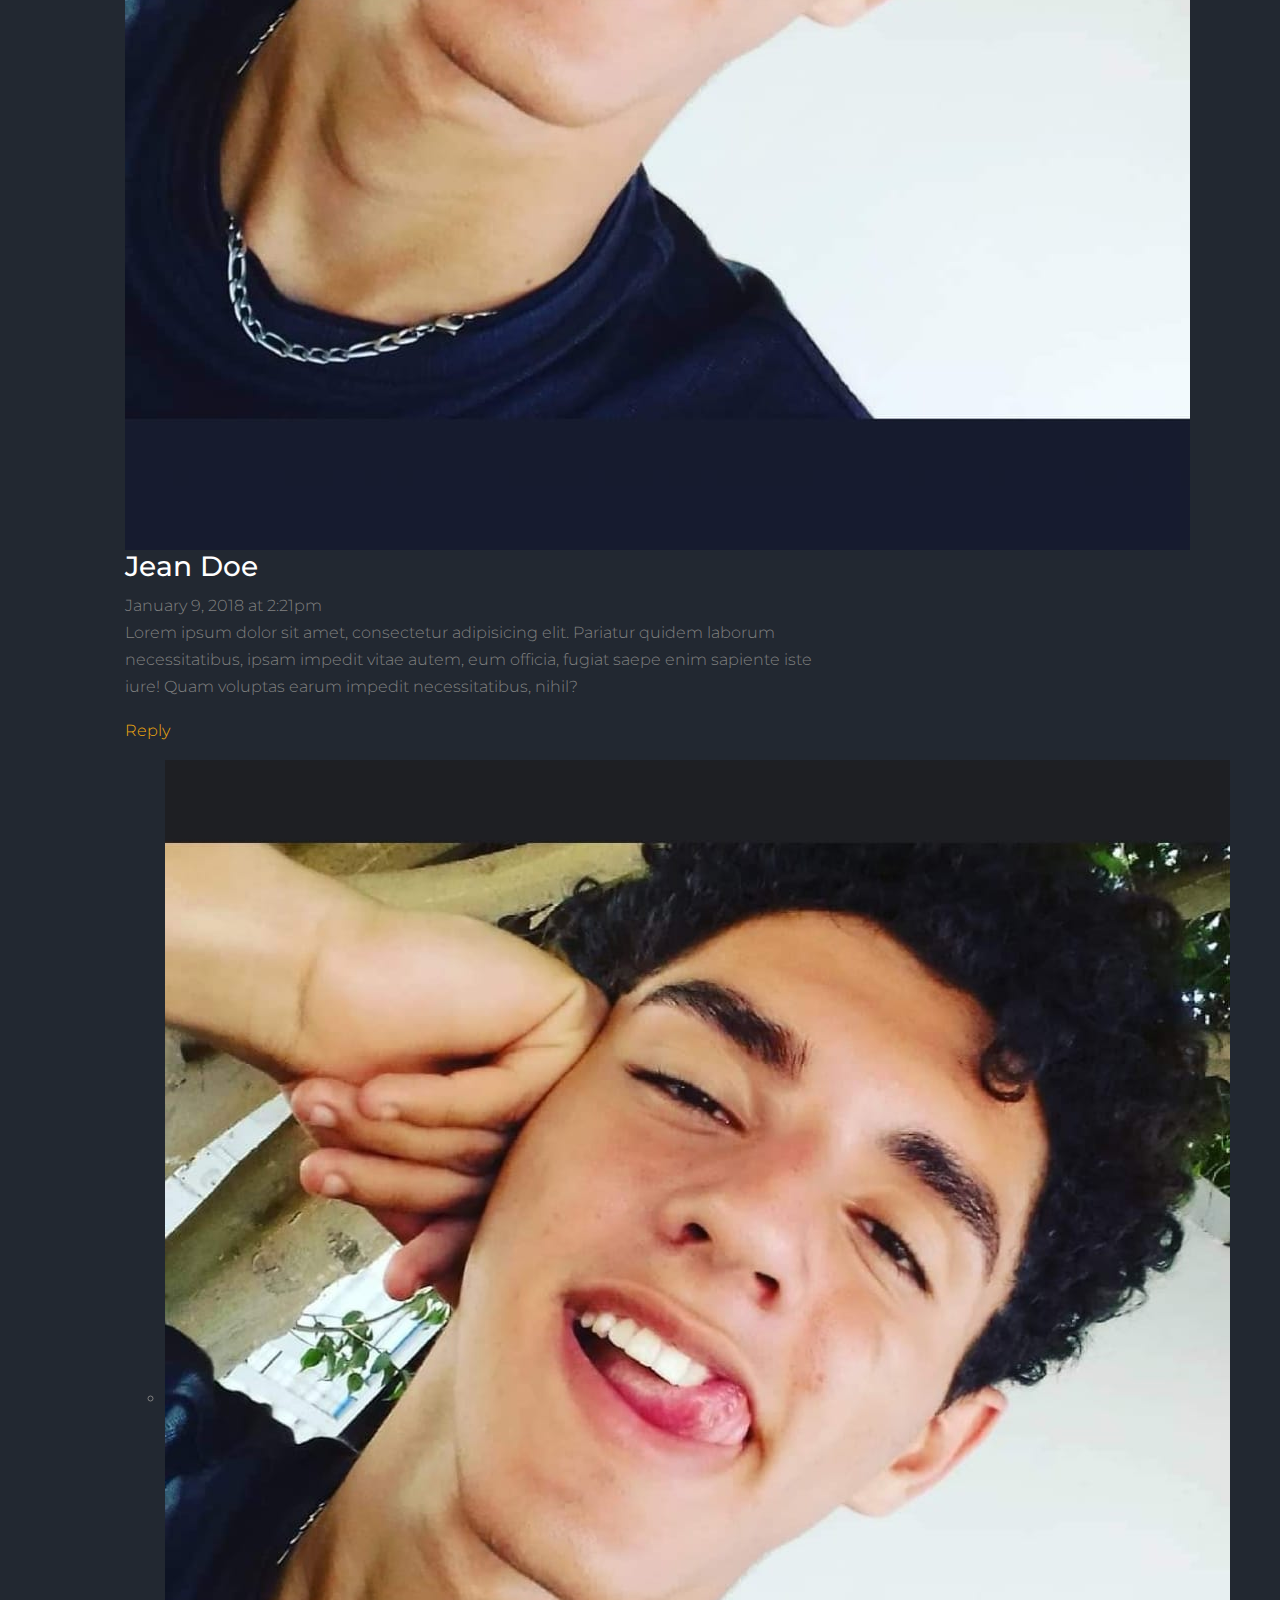
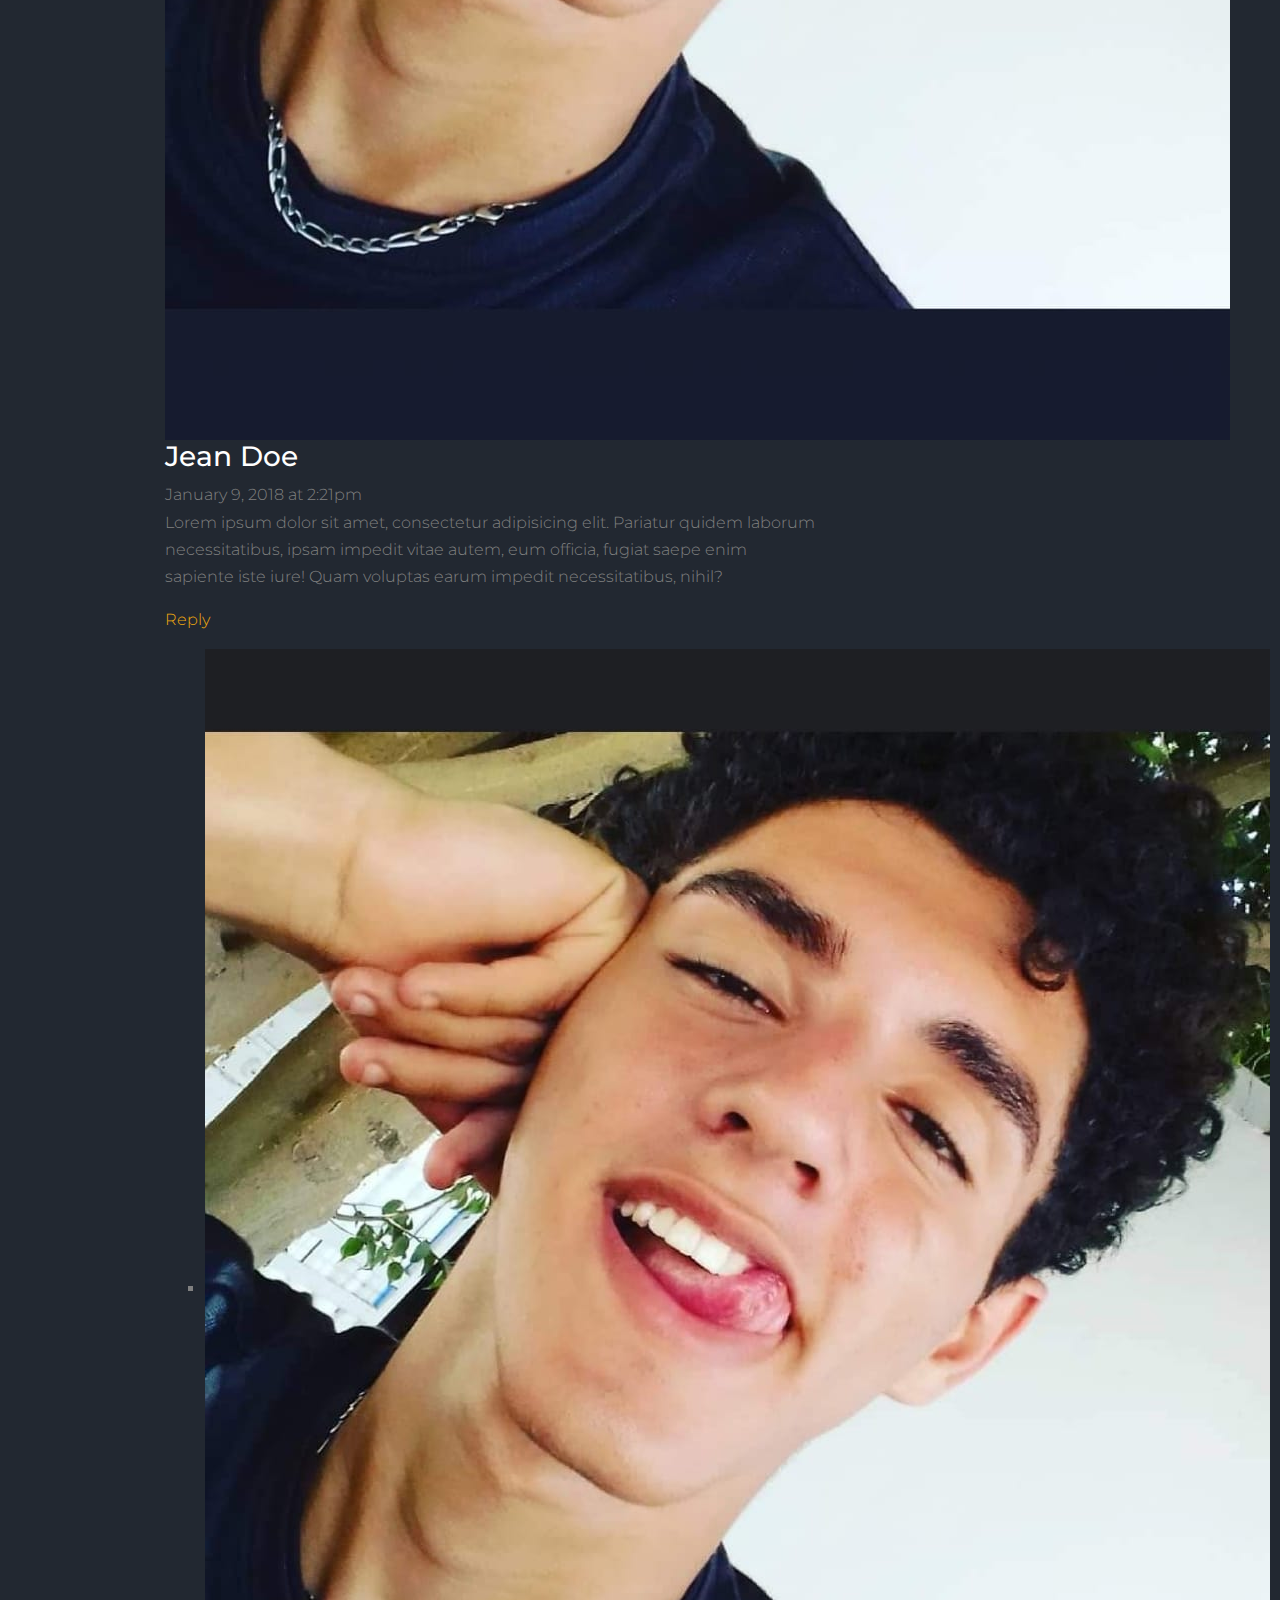
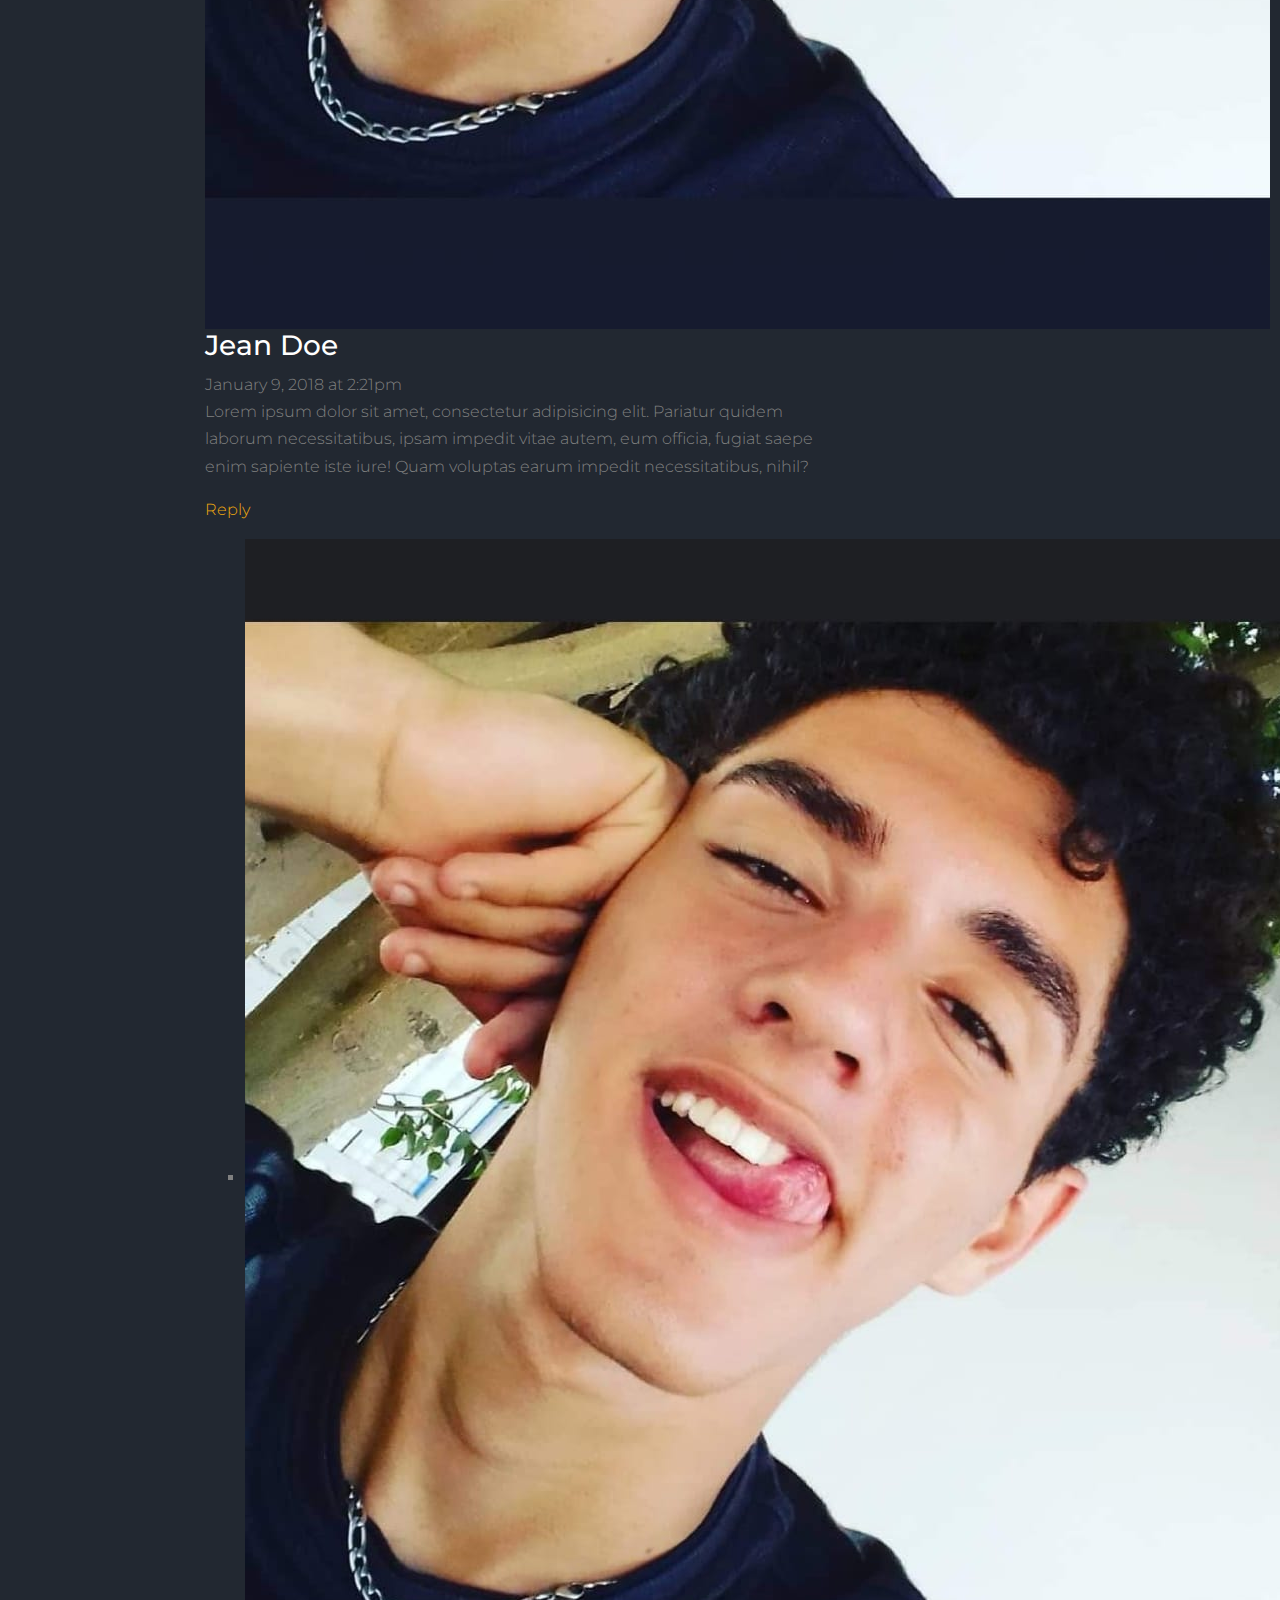
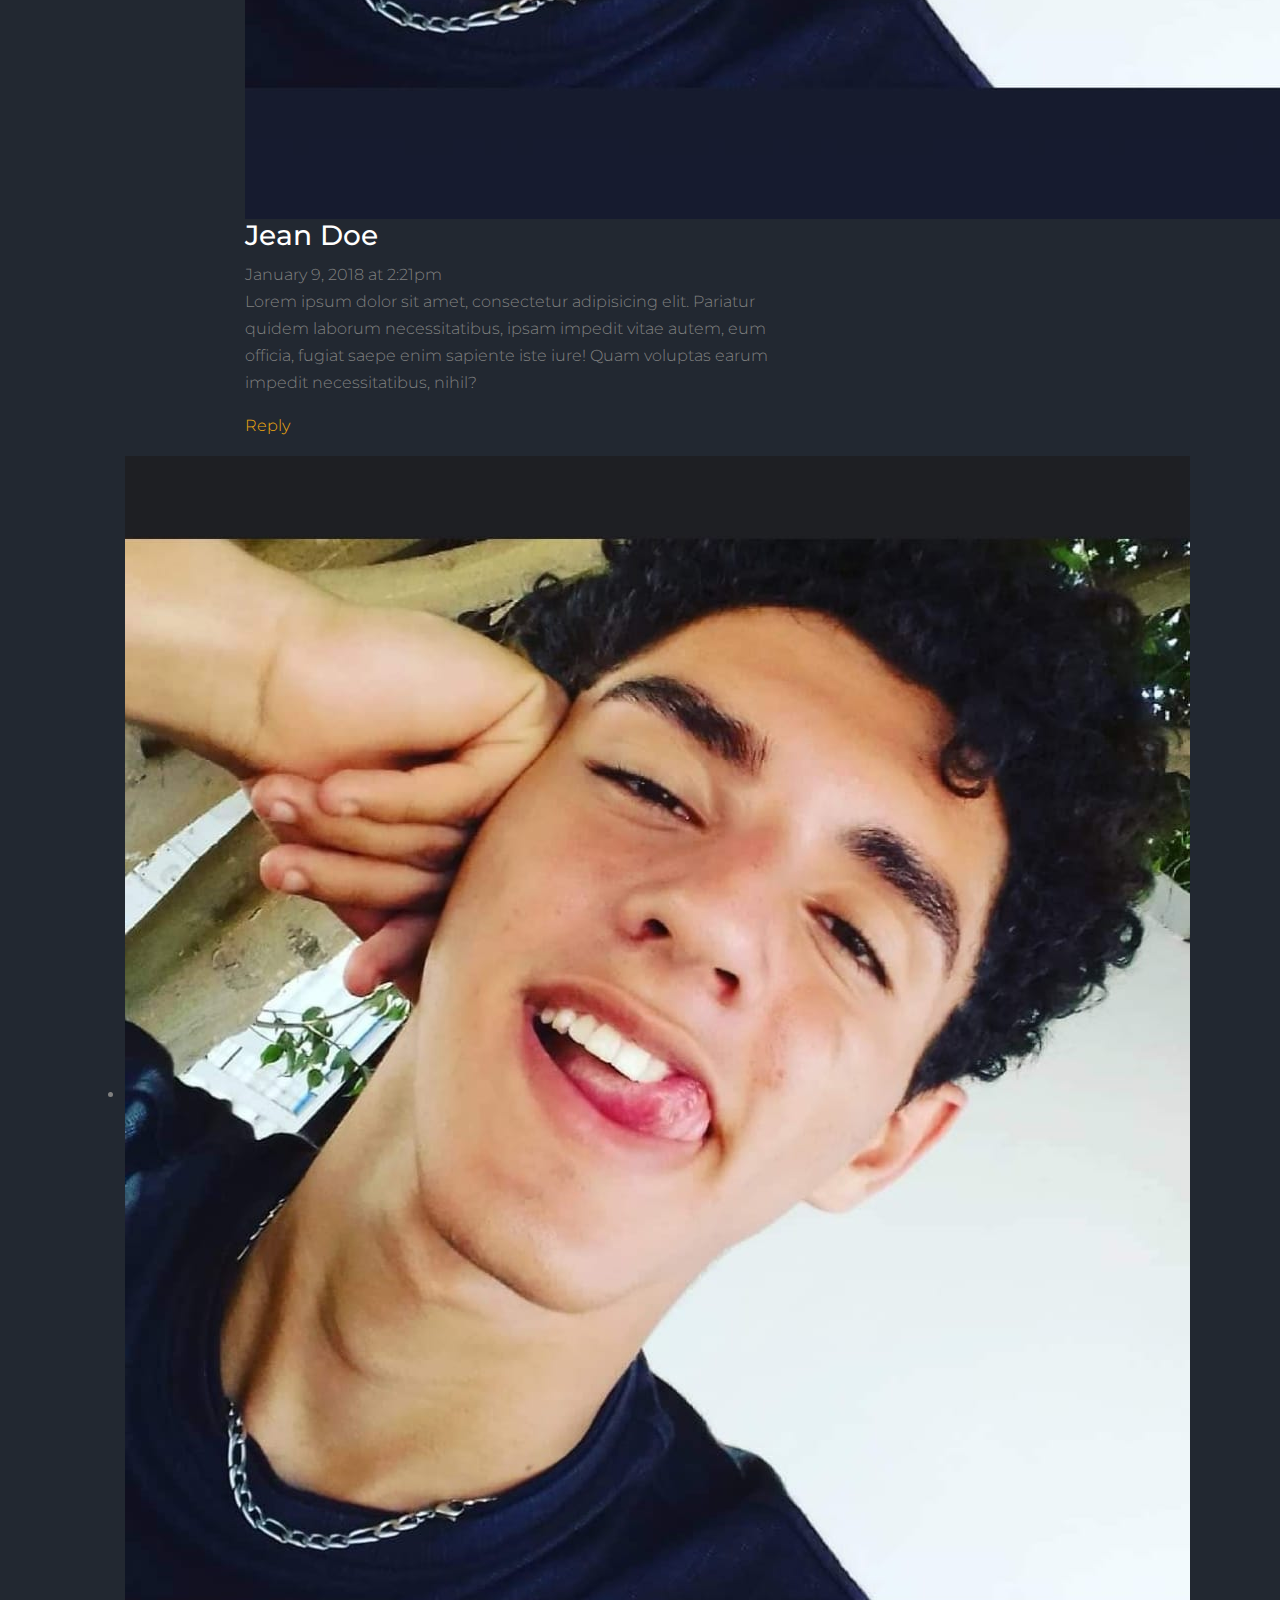
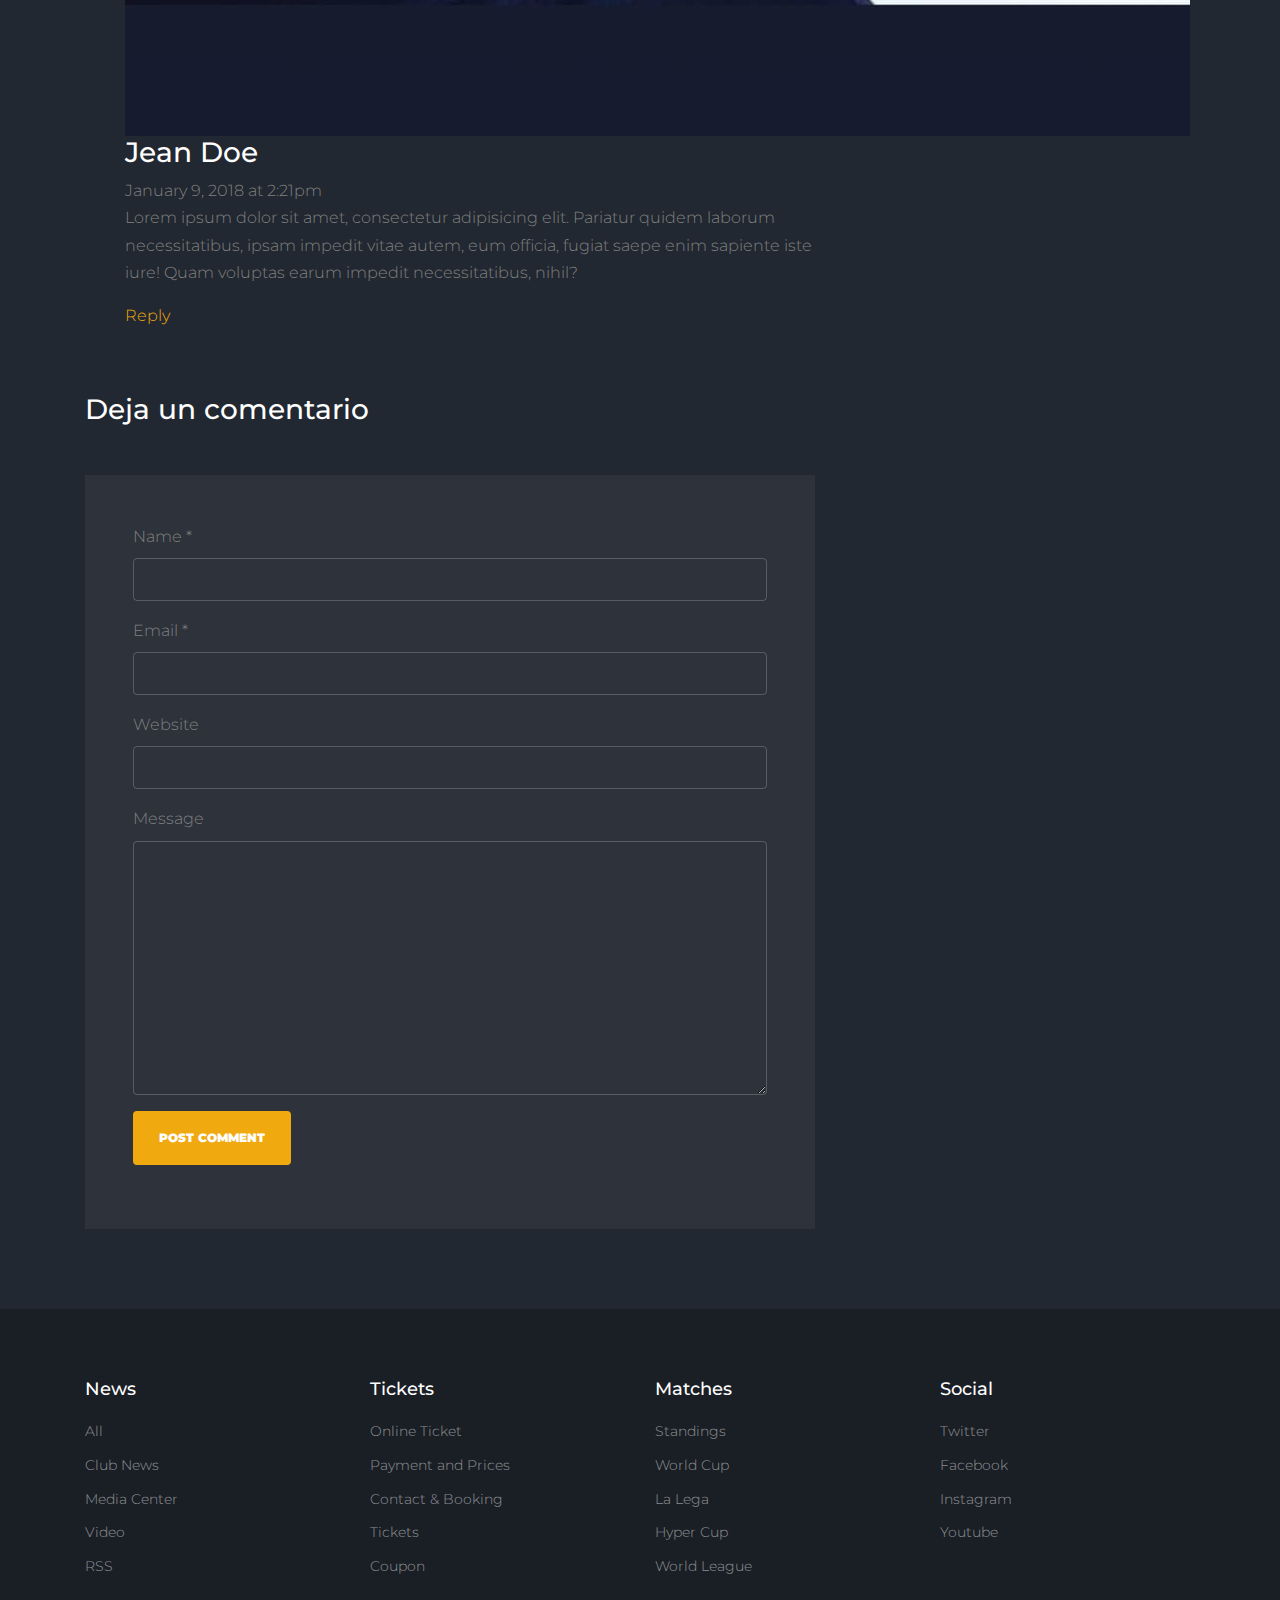
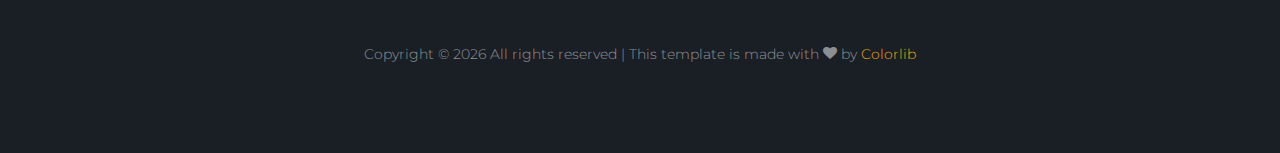
<file: single.html>
<!DOCTYPE html>
<html lang="en">

<head>
  <title>Soccer &mdash; Website by Colorlib</title>
  <meta charset="utf-8">
  <meta name="viewport" content="width=device-width, initial-scale=1, shrink-to-fit=no">


  <link href="https://fonts.googleapis.com/css2?family=Montserrat:wght@400;700&display=swap" rel="stylesheet">

  <link rel="stylesheet" href="fonts/icomoon/style.css">

  <link rel="stylesheet" href="css/bootstrap/bootstrap.css">
  <link rel="stylesheet" href="css/jquery-ui.css">
  <link rel="stylesheet" href="css/owl.carousel.min.css">
  <link rel="stylesheet" href="css/owl.theme.default.min.css">
  <link rel="stylesheet" href="css/owl.theme.default.min.css">

  <link rel="stylesheet" href="css/jquery.fancybox.min.css">

  <link rel="stylesheet" href="css/bootstrap-datepicker.css">

  <link rel="stylesheet" href="fonts/flaticon/font/flaticon.css">

  <link rel="stylesheet" href="css/aos.css">

  <link rel="stylesheet" href="css/style.css">



</head>

<body>

  <div class="site-wrap">

    <div class="site-mobile-menu site-navbar-target">
      <div class="site-mobile-menu-header">
        <div class="site-mobile-menu-close">
          <span class="icon-close2 js-menu-toggle"></span>
        </div>
      </div>
      <div class="site-mobile-menu-body"></div>
    </div>


    <header class="site-navbar py-4" role="banner">

      <div class="container">
        <div class="d-flex align-items-center">
          <div class="site-logo">
            <a href="index.html">
              <img src="images/logo.png" alt="Logo">
            </a>
          </div>
          <div class="ml-auto">
            <nav class="site-navigation position-relative text-right" role="navigation">
              <ul class="site-menu main-menu js-clone-nav mr-auto d-none d-lg-block">
                <li><a href="index.html" class="nav-link">Inicio</a></li>
                <li><a href="matches.html" class="nav-link">Partidos</a></li>
                <li><a href="players.html" class="nav-link">Jugadores</a></li>
                <li class="active"><a href="blog.html" class="nav-link">Blog</a></li>
                <li><a href="contact.html" class="nav-link">Contacto</a></li>
              </ul>
            </nav>

            <a href="#" class="d-inline-block d-lg-none site-menu-toggle js-menu-toggle text-black float-right text-white"><span
                class="icon-menu h3 text-white"></span></a>
          </div>
        </div>
      </div>

    </header>

    <div class="hero overlay" style="background-image: url('images/bg_3.jpg');">
      <div class="container">
        <div class="row align-items-center">
          <div class="col-lg-9 mx-auto text-center">
            <h1 class="text-white">Romolu to stay at Real Nadrid?</h1>
            <p><span>May 20, 2020</span> <span class="mx-3">&bullet;</span> <span>by Admin</span></p>
          </div>
        </div>
      </div>
    </div>

    
    <div class="site-section first-section">
      <div class="container">
        <div class="row">
          <div class="col-md-8 blog-content">
            <p class="lead">Lorem ipsum dolor sit amet, consectetur adipisicing elit. Assumenda nihil aspernatur nemo sunt, qui, harum repudiandae quisquam eaque dolore itaque quod tenetur quo quos labore?</p>
            <p>Lorem ipsum dolor sit amet, consectetur adipisicing elit. Quae expedita cumque necessitatibus ducimus debitis totam, quasi praesentium eveniet tempore possimus illo esse, facilis? Corrupti possimus quae ipsa pariatur cumque, accusantium tenetur voluptatibus incidunt reprehenderit, quidem repellat sapiente, id, earum obcaecati.</p>
            <p><img src="images/img_1.jpg" alt="Image" class="img-fluid"></p>

            <blockquote><p>Lorem ipsum dolor sit amet, consectetur adipisicing elit. Provident vero tempora aliquam excepturi labore, ad soluta voluptate necessitatibus. Nulla error beatae, quam, facilis suscipit quaerat aperiam minima eveniet quis placeat.</p></blockquote>

            <p>Eveniet deleniti accusantium nulla natus nobis nam asperiores ipsa minima laudantium vero cumque cupiditate ipsum ratione dicta, expedita quae, officiis provident harum nisi! Esse eligendi ab molestias, quod nostrum hic saepe repudiandae non. Suscipit reiciendis tempora ut, saepe temporibus nemo.</p>
            <p>Accusamus, temporibus, ullam. Voluptate consectetur laborum totam sunt culpa repellat, dolore voluptas. Quaerat cum ducimus aut distinctio sit, facilis corporis ab vel alias, voluptas aliquam, expedita molestias quisquam sequi eligendi nobis ea error omnis consequatur iste deleniti illum, dolorum odit.</p>
            <p>In adipisci corporis at delectus! Cupiditate, voluptas, in architecto odit id error reprehenderit quam quibusdam excepturi distinctio dicta laborum deserunt qui labore dignissimos necessitatibus reiciendis tenetur corporis quas explicabo exercitationem suscipit. Nisi quo nulla, nihil harum obcaecati vel atque quos.</p>
            <p><img src="images/img_2.jpg" alt="Image" class="img-fluid"></p>
            <p>Amet sint explicabo maxime accusantium qui dicta enim quia, nostrum id libero voluptates quae suscipit dolor quam tenetur dolores inventore illo laborum, corporis non ex, debitis quidem obcaecati! Praesentium maiores illo atque error! Earum, et, fugit. Sint, delectus molestiae. Totam.</p>

            <p>Lorem ipsum dolor sit amet, consectetur adipisicing elit. Culpa iste, repudiandae facere aperiam sapiente, officia delectus soluta molestiae nihil corporis animi quos ratione qui labore? Sint eaque perspiciatis minus illum.</p>
            <p>Consectetur porro odio quod iure quaerat cupiditate similique, dolor reprehenderit molestias provident, esse dolorum omnis architecto magni amet corrupti neque ratione sunt beatae perspiciatis? Iste pariatur omnis sed ut itaque.</p>
            <p>Id similique, rem ipsam accusantium iusto dolores sit velit ex quas ea atque, molestiae. Sint, sed. Quisquam, suscipit! Quisquam quibusdam maiores fugiat eligendi eius consequuntur, molestiae saepe commodi expedita nemo!</p>
            <div class="pt-5">
              <p>Categories:  <a href="#">HTML5</a>, <a href="#">Bootstrap 4</a>  Tags: <a href="#">#html</a>, <a href="#">#trends</a></p>
            </div>


            <div class="pt-5">
              <h3 class="mb-5 text-white">6 Commentarios</h3>
              <ul class="comment-list">
                <li class="comment">
                  <div class="vcard bio">
                    <img src="images/person_1.jpg" alt="Image placeholder">
                  </div>
                  <div class="comment-body">
                    <h3>Jean Doe</h3>
                    <div class="meta">January 9, 2018 at 2:21pm</div>
                    <p>Lorem ipsum dolor sit amet, consectetur adipisicing elit. Pariatur quidem laborum necessitatibus, ipsam impedit vitae autem, eum officia, fugiat saepe enim sapiente iste iure! Quam voluptas earum impedit necessitatibus, nihil?</p>
                    <p><a href="#" class="reply">Reply</a></p>
                  </div>
                </li>

                <li class="comment">
                  <div class="vcard bio">
                    <img src="images/person_1.jpg" alt="Image placeholder">
                  </div>
                  <div class="comment-body">
                    <h3>Jean Doe</h3>
                    <div class="meta">January 9, 2018 at 2:21pm</div>
                    <p>Lorem ipsum dolor sit amet, consectetur adipisicing elit. Pariatur quidem laborum necessitatibus, ipsam impedit vitae autem, eum officia, fugiat saepe enim sapiente iste iure! Quam voluptas earum impedit necessitatibus, nihil?</p>
                    <p><a href="#" class="reply">Reply</a></p>
                  </div>

                  <ul class="children">
                    <li class="comment">
                      <div class="vcard bio">
                        <img src="images/person_1.jpg" alt="Image placeholder">
                      </div>
                      <div class="comment-body">
                        <h3>Jean Doe</h3>
                        <div class="meta">January 9, 2018 at 2:21pm</div>
                        <p>Lorem ipsum dolor sit amet, consectetur adipisicing elit. Pariatur quidem laborum necessitatibus, ipsam impedit vitae autem, eum officia, fugiat saepe enim sapiente iste iure! Quam voluptas earum impedit necessitatibus, nihil?</p>
                        <p><a href="#" class="reply">Reply</a></p>
                      </div>


                      <ul class="children">
                        <li class="comment">
                          <div class="vcard bio">
                            <img src="images/person_1.jpg" alt="Image placeholder">
                          </div>
                          <div class="comment-body">
                            <h3>Jean Doe</h3>
                            <div class="meta">January 9, 2018 at 2:21pm</div>
                            <p>Lorem ipsum dolor sit amet, consectetur adipisicing elit. Pariatur quidem laborum necessitatibus, ipsam impedit vitae autem, eum officia, fugiat saepe enim sapiente iste iure! Quam voluptas earum impedit necessitatibus, nihil?</p>
                            <p><a href="#" class="reply">Reply</a></p>
                          </div>

                            <ul class="children">
                              <li class="comment">
                                <div class="vcard bio">
                                  <img src="images/person_1.jpg" alt="Image placeholder">
                                </div>
                                <div class="comment-body">
                                  <h3>Jean Doe</h3>
                                  <div class="meta">January 9, 2018 at 2:21pm</div>
                                  <p>Lorem ipsum dolor sit amet, consectetur adipisicing elit. Pariatur quidem laborum necessitatibus, ipsam impedit vitae autem, eum officia, fugiat saepe enim sapiente iste iure! Quam voluptas earum impedit necessitatibus, nihil?</p>
                                  <p><a href="#" class="reply">Reply</a></p>
                                </div>
                              </li>
                            </ul>
                        </li>
                      </ul>
                    </li>
                  </ul>
                </li>

                <li class="comment">
                  <div class="vcard bio">
                    <img src="images/person_1.jpg" alt="Image placeholder">
                  </div>
                  <div class="comment-body">
                    <h3>Jean Doe</h3>
                    <div class="meta">January 9, 2018 at 2:21pm</div>
                    <p>Lorem ipsum dolor sit amet, consectetur adipisicing elit. Pariatur quidem laborum necessitatibus, ipsam impedit vitae autem, eum officia, fugiat saepe enim sapiente iste iure! Quam voluptas earum impedit necessitatibus, nihil?</p>
                    <p><a href="#" class="reply">Reply</a></p>
                  </div>
                </li>
              </ul>
              <!-- END comment-list -->
              
              <div class="comment-form-wrap pt-5">
                <h3 class="mb-5">Deja un comentario</h3>
                <form action="#" class="p-5 bg-light">
                  <div class="form-group">
                    <label for="name">Name *</label>
                    <input type="text" class="form-control" id="name">
                  </div>
                  <div class="form-group">
                    <label for="email">Email *</label>
                    <input type="email" class="form-control" id="email">
                  </div>
                  <div class="form-group">
                    <label for="website">Website</label>
                    <input type="url" class="form-control" id="website">
                  </div>

                  <div class="form-group">
                    <label for="message">Message</label>
                    <textarea name="" id="message" cols="30" rows="10" class="form-control"></textarea>
                  </div>
                  <div class="form-group">
                    <input type="submit" value="Post Comment" class="btn btn-primary py-3 px-4 text-white">
                  </div>

                </form>
              </div>
            </div>

          </div>
          <div class="col-md-4 sidebar">
            <div class="sidebar-box">
              <form action="#" class="search-form">
                <div class="form-group">
                  <span class="icon fa fa-search"></span>
                  <input type="text" class="form-control" placeholder="Type a keyword and hit enter">
                </div>
              </form>
            </div>
            <div class="sidebar-box">
              <div class="categories">
                <h3 class="text-uppercase">Categories</h3>
                <li><a href="#">Creatives <span>(12)</span></a></li>
                <li><a href="#">News <span>(22)</span></a></li>
                <li><a href="#">Design <span>(37)</span></a></li>
                <li><a href="#">HTML <span>(42)</span></a></li>
                <li><a href="#">Web Development <span>(14)</span></a></li>
              </div>
            </div>
            <div class="sidebar-box">
              <img src="images/person_1.jpg" alt="Image placeholder" class="img-fluid mb-4">
              <h3 class="text-uppercase">About The Author</h3>
              <p>Lorem ipsum dolor sit amet, consectetur adipisicing elit. Ducimus itaque, autem necessitatibus voluptate quod mollitia delectus aut, sunt placeat nam vero culpa sapiente consectetur similique, inventore eos fugit cupiditate numquam!</p>
              <p><a href="#" class="btn btn-primary text-white">Read More</a></p>
            </div>

            <div class="sidebar-box">
              <h3 class="text-uppercase">Paragraph</h3>
              <p>Lorem ipsum dolor sit amet, consectetur adipisicing elit. Ducimus itaque, autem necessitatibus voluptate quod mollitia delectus aut, sunt placeat nam vero culpa sapiente consectetur similique, inventore eos fugit cupiditate numquam!</p>
            </div>
          </div>
        </div>
      </div>
    </div>


    <footer class="footer-section">
      <div class="container">
        <div class="row">
          <div class="col-lg-3">
            <div class="widget mb-3">
              <h3>News</h3>
              <ul class="list-unstyled links">
                <li><a href="#">All</a></li>
                <li><a href="#">Club News</a></li>
                <li><a href="#">Media Center</a></li>
                <li><a href="#">Video</a></li>
                <li><a href="#">RSS</a></li>
              </ul>
            </div>
          </div>
          <div class="col-lg-3">
            <div class="widget mb-3">
              <h3>Tickets</h3>
              <ul class="list-unstyled links">
                <li><a href="#">Online Ticket</a></li>
                <li><a href="#">Payment and Prices</a></li>
                <li><a href="#">Contact &amp; Booking</a></li>
                <li><a href="#">Tickets</a></li>
                <li><a href="#">Coupon</a></li>
              </ul>
            </div>
          </div>
          <div class="col-lg-3">
            <div class="widget mb-3">
              <h3>Matches</h3>
              <ul class="list-unstyled links">
                <li><a href="#">Standings</a></li>
                <li><a href="#">World Cup</a></li>
                <li><a href="#">La Lega</a></li>
                <li><a href="#">Hyper Cup</a></li>
                <li><a href="#">World League</a></li>
              </ul>
            </div>
          </div>

          <div class="col-lg-3">
            <div class="widget mb-3">
              <h3>Social</h3>
              <ul class="list-unstyled links">
                <li><a href="#">Twitter</a></li>
                <li><a href="#">Facebook</a></li>
                <li><a href="#">Instagram</a></li>
                <li><a href="#">Youtube</a></li>
              </ul>
            </div>
          </div>

        </div>

        <div class="row text-center">
          <div class="col-md-12">
            <div class=" pt-5">
              <p>
                <!-- Link back to Colorlib can't be removed. Template is licensed under CC BY 3.0. -->
                Copyright &copy;
                <script>
                  document.write(new Date().getFullYear());
                </script> All rights reserved | This template is made with <i class="icon-heart"
                  aria-hidden="true"></i> by <a href="https://colorlib.com" target="_blank">Colorlib</a>
                <!-- Link back to Colorlib can't be removed. Template is licensed under CC BY 3.0. -->
              </p>
            </div>
          </div>

        </div>
      </div>
    </footer>



  </div>
  <!-- .site-wrap -->

  <script src="js/jquery-3.3.1.min.js"></script>
  <script src="js/jquery-migrate-3.0.1.min.js"></script>
  <script src="js/jquery-ui.js"></script>
  <script src="js/popper.min.js"></script>
  <script src="js/bootstrap.min.js"></script>
  <script src="js/owl.carousel.min.js"></script>
  <script src="js/jquery.stellar.min.js"></script>
  <script src="js/jquery.countdown.min.js"></script>
  <script src="js/bootstrap-datepicker.min.js"></script>
  <script src="js/jquery.easing.1.3.js"></script>
  <script src="js/aos.js"></script>
  <script src="js/jquery.fancybox.min.js"></script>
  <script src="js/jquery.sticky.js"></script>
  <script src="js/jquery.mb.YTPlayer.min.js"></script>


  <script src="js/main.js"></script>

</body>

</html>
</file>
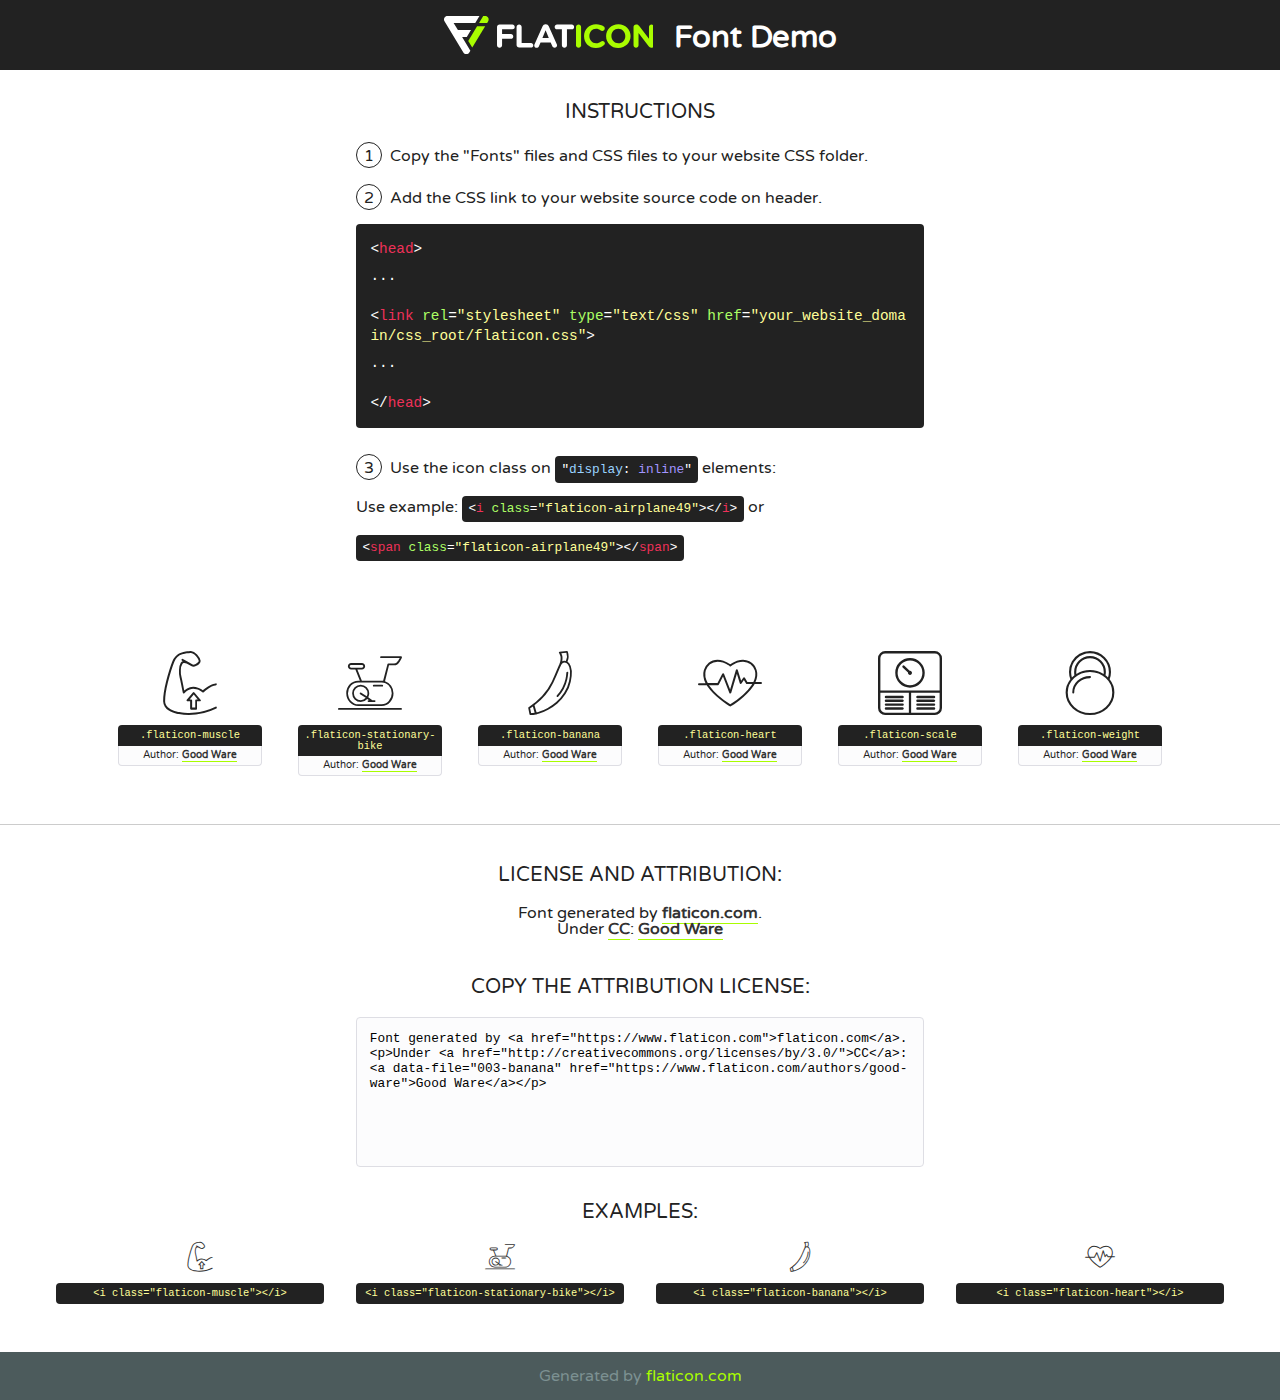
<file: fonts/flaticon/font/flaticon.html>
<!DOCTYPE html>
<!--
  Flaticon icon font: Flaticon
  Creation date: 03/06/2019 10:47
-->
<html>
<!DOCTYPE html>
<html>

<head>
    <title>Flaticon WebFont</title>
    <link href="http://fonts.googleapis.com/css?family=Varela+Round" rel="stylesheet" type="text/css" />
    <link rel="stylesheet" type="text/css" href="flaticon.css">
    <meta charset="UTF-8">
    <style>
    html, body, div, span, applet, object, iframe,
    h1, h2, h3, h4, h5, h6, p, blockquote, pre,
    a, abbr, acronym, address, big, cite, code,
    del, dfn, em, img, ins, kbd, q, s, samp,
    small, strike, strong, sub, sup, tt, var,
    b, u, i, center,
    dl, dt, dd, ol, ul, li,
    fieldset, form, label, legend,
    table, caption, tbody, tfoot, thead, tr, th, td,
    article, aside, canvas, details, embed, 
    figure, figcaption, footer, header, hgroup, 
    menu, nav, output, ruby, section, summary,
    time, mark, audio, video {
        margin: 0;
        padding: 0;
        border: 0;
        font-size: 100%;
        font: inherit;
        vertical-align: baseline;
    }
    /* HTML5 display-role reset for older browsers */
    article, aside, details, figcaption, figure, 
    footer, header, hgroup, menu, nav, section {
        display: block;
    }
    body {
        line-height: 1;
    }
    ol, ul {
        list-style: none;
    }
    blockquote, q {
        quotes: none;
    }
    blockquote:before, blockquote:after,
    q:before, q:after {
        content: '';
        content: none;
    }
    table {
        border-collapse: collapse;
        border-spacing: 0;
    }
    body {
        font-family: 'Varela Round', Helvetica, Arial, sans-serif;
        font-size: 16px;
        color: #222;
    }
    a {
        color: #333;
        border-bottom: 1px solid #a9fd00;
        font-weight: bold;
        text-decoration: none;
    }
    * {
        -moz-box-sizing: border-box;
        -webkit-box-sizing: border-box;
        box-sizing: border-box;
        margin: 0;
        padding: 0;
    }
    [class^="flaticon-"]:before, [class*=" flaticon-"]:before, [class^="flaticon-"]:after, [class*=" flaticon-"]:after {
        font-family: Flaticon;
        font-size: 30px;
        font-style: normal;
        margin-left: 20px;
        color: #333;
    }
    .wrapper {
        max-width: 600px;
        margin: auto;
        padding: 0 1em;
    }
    .title {
        font-size: 1.25em;
        text-align: center;
        margin-bottom: 1em;
        text-transform: uppercase;
    }
    header {
        text-align: center;
        background-color: #222;
        color: #fff;
        padding: 1em;
    }
    header .logo {
        width: 210px;
        height: 38px;
        display: inline-block;
        vertical-align: middle;
        margin-right: 1em;
        border: none;
    }
    header strong {
        font-size: 1.95em;
        font-weight: bold;
        vertical-align: middle;
        margin-top: 5px;
        display: inline-block;
    }
    .demo {
        margin: 2em auto;
        line-height: 1.25em;
    }
    .demo ul li {
        margin-bottom: 1em;
    }
    .demo ul li .num {
        color: #222;
        border-radius: 20px;
        display: inline-block;
        width: 26px;
        padding: 3px;
        height: 26px;
        text-align: center;
        margin-right: 0.5em;
        border: 1px solid #222;
    }
    .demo ul li code {
        background-color: #222;
        border-radius: 4px;
        padding: 0.25em 0.5em;
        display: inline-block;
        color: #fff;
        font-family: Consolas,Monaco,Lucida Console,Liberation Mono,DejaVu Sans Mono,Bitstream Vera Sans Mono,Courier New, monospace;
        font-weight: lighter;
        margin-top: 1em;
        font-size: 0.8em;
        word-break: break-all;
    }
    .demo ul li code.big {
        padding: 1em;
        font-size: 0.9em;
    }
    .demo ul li code .red {
        color: #EF3159;
    }
    .demo ul li code .green {
        color: #ACFF65;
    }
    .demo ul li code .yellow {
        color: #FFFF99;
    }
    .demo ul li code .blue {
        color: #99D3FF;
    }
    .demo ul li code .purple {
        color: #A295FF;
    }
    .demo ul li code .dots {
        margin-top: 0.5em;
        display: block;
    }
    #glyphs {
        border-bottom: 1px solid #ccc;
        padding: 2em 0;
        text-align: center;
    }
    .glyph {
        display: inline-block;
        width: 9em;
        margin: 1em;
        text-align: center;
        vertical-align: top;
        background: #FFF;
    }
    .glyph .glyph-icon {
        padding: 10px;
        display: block;
        font-family:"Flaticon";
        font-size: 64px;
        line-height: 1;
    }
    .glyph .glyph-icon:before {
        font-size: 64px;
        color: #222;
        margin-left: 0;
    }
    .class-name {
        font-size: 0.65em;
        background-color: #222;
        color: #fff;
        border-radius: 4px 4px 0 0;
        padding: 0.5em;
        color: #FFFF99;
        font-family: Consolas,Monaco,Lucida Console,Liberation Mono,DejaVu Sans Mono,Bitstream Vera Sans Mono,Courier New, monospace;
    }
    .author-name {
        font-size: 0.6em;
        background-color: #fcfcfd;
        border: 1px solid #DEDEE4;
        border-top: 0;
        border-radius: 0 0 4px 4px;
        padding: 0.5em;
    }
    .class-name:last-child {
        font-size: 10px;
        color:#888;
    }
    .class-name:last-child a {
        font-size: 10px;
        color:#555;
    }
    .class-name:last-child a:hover {
        color:#a9fd00;
    }
    .glyph > input {
        display: block;
        width: 100px;
        margin: 5px auto;
        text-align: center;
        font-size: 12px;
        cursor: text;
    }
    .glyph > input.icon-input {
        font-family:"Flaticon";
        font-size: 16px;
        margin-bottom: 10px;
    }
    .attribution .title {
        margin-top: 2em;
    }
    .attribution textarea {
        background-color: #fcfcfd;
        padding: 1em;
        border: none;
        box-shadow: none;
        border: 1px solid #DEDEE4;
        border-radius: 4px;
        resize: none;
        width: 100%;
        height: 150px;
        font-size: 0.8em;
        font-family: Consolas,Monaco,Lucida Console,Liberation Mono,DejaVu Sans Mono,Bitstream Vera Sans Mono,Courier New, monospace;
        -webkit-appearance: none;
    }
    .iconsuse {
        margin: 2em auto;
        text-align: center;
        max-width: 1200px;
    }
    .iconsuse:after {
        content: '';
        display: table;
        clear: both;
    }
    .iconsuse .image {
        float: left;
        width: 25%;
        padding: 0 1em;
    }
    .iconsuse .image p {
        margin-bottom: 1em;
    }
    .iconsuse .image span {
        display: block;
        font-size: 0.65em;
        background-color: #222;
        color: #fff;
        border-radius: 4px;
        padding: 0.5em;
        color: #FFFF99;
        margin-top: 1em;
        font-family: Consolas,Monaco,Lucida Console,Liberation Mono,DejaVu Sans Mono,Bitstream Vera Sans Mono,Courier New, monospace;
    }
    #footer {
        text-align: center;
        background-color: #4C5B5C;
        color: #7c9192;
        padding: 1em;
    }
    #footer a {
        border: none;
        color: #a9fd00;
        font-weight: normal;
    }
    @media (max-width: 960px) {
        .iconsuse .image {
            width: 50%;
        }
    }
    @media (max-width: 560px) {
        .iconsuse .image {
            width: 100%;
        }
    }
    </style>
</head>

<body class="characters-off">

    <header>
        <a href="https://www.flaticon.com" target="_blank" class="logo">
            <svg version="1.1" xmlns="http://www.w3.org/2000/svg" xmlns:xlink="http://www.w3.org/1999/xlink" xmlns:a="http://ns.adobe.com/AdobeSVGViewerExtensions/3.0/" viewBox="0 0 560.875 102.036" enable-background="new 0 0 560.875 102.036" xml:space="preserve">
                <defs>
                </defs>
                <g>
                    <g class="letters">
                        <path fill="#ffffff" d="M141.596,29.675c0-3.777,2.985-6.767,6.764-6.767h34.438c3.426,0,6.15,2.728,6.15,6.15
                        c0,3.43-2.724,6.149-6.15,6.149h-27.674v13.091h23.719c3.429,0,6.151,2.724,6.151,6.15c0,3.43-2.723,6.149-6.151,6.149h-23.719
                        v17.574c0,3.773-2.986,6.761-6.764,6.761c-3.779,0-6.764-2.989-6.764-6.761V29.675z"></path>
                        <path fill="#ffffff" d="M193.844,29.149c0-3.781,2.985-6.767,6.764-6.767c3.776,0,6.763,2.985,6.763,6.767v42.957h25.039
                        c3.426,0,6.149,2.726,6.149,6.153c0,3.425-2.723,6.15-6.149,6.15h-31.802c-3.779,0-6.764-2.986-6.764-6.768V29.149z"></path>
                        <path fill="#ffffff" d="M241.891,75.71l21.438-48.407c1.492-3.341,4.215-5.357,7.906-5.357h0.792
                        c3.686,0,6.323,2.017,7.815,5.357l21.439,48.407c0.436,0.967,0.701,1.845,0.701,2.723c0,3.602-2.809,6.501-6.414,6.501
                        c-3.161,0-5.269-1.845-6.499-4.655l-4.132-9.661h-27.059l-4.301,10.102c-1.144,2.631-3.426,4.214-6.237,4.214
                        c-3.517,0-6.24-2.81-6.24-6.325C241.1,77.64,241.451,76.677,241.891,75.71z M279.932,58.666l-8.521-20.297l-8.526,20.297H279.932
                        z"></path>
                        <path fill="#ffffff" d="M314.864,35.387H301.86c-3.429,0-6.239-2.813-6.239-6.238c0-3.429,2.811-6.24,6.239-6.24h39.533
                        c3.426,0,6.237,2.811,6.237,6.24c0,3.425-2.811,6.238-6.237,6.238h-13.001v42.785c0,3.773-2.99,6.761-6.764,6.761
                        c-3.779,0-6.764-2.989-6.764-6.761V35.387z"></path>
                        <path fill="#A9FD00" d="M352.615,29.149c0-3.781,2.985-6.767,6.767-6.767c3.774,0,6.761,2.985,6.761,6.767v49.024
                        c0,3.773-2.987,6.761-6.761,6.761c-3.781,0-6.767-2.989-6.767-6.761V29.149z"></path>
                        <path fill="#A9FD00" d="M374.132,53.836v-0.179c0-17.481,13.178-31.801,32.065-31.801c9.22,0,15.459,2.458,20.557,6.238
                        c1.402,1.054,2.637,2.985,2.637,5.357c0,3.692-2.985,6.59-6.681,6.59c-1.845,0-3.071-0.702-4.044-1.319
                        c-3.776-2.813-7.729-4.393-12.562-4.393c-10.364,0-17.831,8.611-17.831,19.154v0.173c0,10.542,7.291,19.329,17.831,19.329
                        c5.715,0,9.492-1.756,13.359-4.834c1.049-0.874,2.458-1.491,4.039-1.491c3.429,0,6.325,2.813,6.325,6.236
                        c0,2.106-1.056,3.78-2.282,4.834c-5.539,4.834-12.036,7.733-21.878,7.733C387.572,85.464,374.132,71.493,374.132,53.836z"></path>
                        <path fill="#A9FD00" d="M433.009,53.836v-0.179c0-17.481,13.79-31.801,32.766-31.801c18.981,0,32.592,14.143,32.592,31.628v0.173
                        c0,17.483-13.785,31.807-32.769,31.807C446.625,85.464,433.009,71.32,433.009,53.836z M484.224,53.836v-0.179
                        c0-10.539-7.725-19.326-18.626-19.326c-10.893,0-18.449,8.611-18.449,19.154v0.173c0,10.542,7.73,19.329,18.626,19.329
                        C476.676,72.986,484.224,64.378,484.224,53.836z"></path>
                        <path fill="#A9FD00" d="M506.233,29.321c0-3.774,2.99-6.763,6.767-6.763h1.401c3.252,0,5.183,1.583,7.029,3.953l26.093,34.265
                        V29.059c0-3.692,2.99-6.677,6.681-6.677c3.683,0,6.671,2.985,6.671,6.677v48.934c0,3.78-2.987,6.765-6.764,6.765h-0.436
                        c-3.257,0-5.188-1.581-7.034-3.953l-27.056-35.492v32.944c0,3.687-2.985,6.676-6.678,6.676c-3.683,0-6.673-2.989-6.673-6.676
                        V29.321z"></path>
                    </g>
                    <g class="insignia">
                        <path fill="#ffffff" d="M48.372,56.137h12.517l11.156-18.537H37.186L25.688,18.539h57.825L94.668,0H9.271
                        C5.925,0,2.842,1.801,1.198,4.716c-1.644,2.907-1.593,6.482,0.134,9.343l50.38,83.501c1.678,2.781,4.689,4.476,7.938,4.476
                        c3.246,0,6.257-1.695,7.935-4.476l2.898-4.804L48.372,56.137z"></path>
                        <g class="i">
                            <path fill="#A9FD00" d="M93.575,18.539h0.031v0.004l21.652,0.004l2.705-4.488c1.727-2.861,1.778-6.436,0.133-9.343
                            C116.454,1.801,113.371,0,110.026,0h-5.294L93.575,18.539z"></path>
                            <polygon fill="#A9FD00" points="88.291,27.356 64.725,66.486 75.519,84.404 109.942,27.356"></polygon>
                        </g>
                    </g>
                </g>
            </svg>
        </a>
        <strong>Font Demo</strong>
    </header>


    <section class="demo wrapper">

        <p class="title">Instructions</p>

        <ul>
            <li>
                <span class="num">1</span>Copy the "Fonts" files and CSS files to your website CSS folder.
            </li>
            <li>
                <span class="num">2</span>Add the CSS link to your website source code on header.
                <code class="big">
                    &lt;<span class="red">head</span>&gt;
                    <br/><span class="dots">...</span>
                    <br/>&lt;<span class="red">link</span> <span class="green">rel</span>=<span class="yellow">"stylesheet"</span> <span class="green">type</span>=<span class="yellow">"text/css"</span> <span class="green">href</span>=<span class="yellow">"your_website_domain/css_root/flaticon.css"</span>&gt;
                    <br/><span class="dots">...</span>
                    <br/>&lt;/<span class="red">head</span>&gt;
                </code>
            </li>

            <li>
                <p>
                    <span class="num">3</span>Use the icon class on <code>"<span class="blue">display</span>:<span class="purple"> inline</span>"</code> elements:
                    <br />
                    Use example: <code>&lt;<span class="red">i</span> <span class="green">class</span>=<span class="yellow">&quot;flaticon-airplane49&quot;</span>&gt;&lt;/<span class="red">i</span>&gt;</code> or <code>&lt;<span class="red">span</span> <span class="green">class</span>=<span class="yellow">&quot;flaticon-airplane49&quot;</span>&gt;&lt;/<span class="red">span</span>&gt;</code>
            </li>
        </ul>

    </section>




   <section id="glyphs">          
    
      
        <div class="glyph"><div class="glyph-icon flaticon-muscle"></div>
            <div class="class-name">.flaticon-muscle</div>
            <div class="author-name">Author: <a data-file="001-muscle" href="https://www.flaticon.com/authors/good-ware">Good Ware</a> </div> 
        </div>        
        
        <div class="glyph"><div class="glyph-icon flaticon-stationary-bike"></div>
            <div class="class-name">.flaticon-stationary-bike</div>
            <div class="author-name">Author: <a data-file="002-stationary-bike" href="https://www.flaticon.com/authors/good-ware">Good Ware</a> </div> 
        </div>        
        
        <div class="glyph"><div class="glyph-icon flaticon-banana"></div>
            <div class="class-name">.flaticon-banana</div>
            <div class="author-name">Author: <a data-file="003-banana" href="https://www.flaticon.com/authors/good-ware">Good Ware</a> </div> 
        </div>        
        
        <div class="glyph"><div class="glyph-icon flaticon-heart"></div>
            <div class="class-name">.flaticon-heart</div>
            <div class="author-name">Author: <a data-file="004-heart" href="https://www.flaticon.com/authors/good-ware">Good Ware</a> </div> 
        </div>        
        
        <div class="glyph"><div class="glyph-icon flaticon-scale"></div>
            <div class="class-name">.flaticon-scale</div>
            <div class="author-name">Author: <a data-file="005-scale" href="https://www.flaticon.com/authors/good-ware">Good Ware</a> </div> 
        </div>        
        
        <div class="glyph"><div class="glyph-icon flaticon-weight"></div>
            <div class="class-name">.flaticon-weight</div>
            <div class="author-name">Author: <a data-file="006-weight" href="https://www.flaticon.com/authors/good-ware">Good Ware</a> </div> 
        </div>        
        

    </section>



    <section class="attribution wrapper"   style="text-align:center;">

      <div class="title">License and attribution:</div><div class="attrDiv">Font generated by <a href="https://www.flaticon.com">flaticon.com</a>. <div><p>Under <a href="http://creativecommons.org/licenses/by/3.0/">CC</a>: <a data-file="003-banana" href="https://www.flaticon.com/authors/good-ware">Good Ware</a></p>  </div>
      </div>
      <div class="title">Copy the Attribution License:</div>

    <textarea onclick="this.focus();this.select();">Font generated by &lt;a href=&quot;https://www.flaticon.com&quot;&gt;flaticon.com&lt;/a&gt;. <p>Under <a href="http://creativecommons.org/licenses/by/3.0/">CC</a>: <a data-file="003-banana" href="https://www.flaticon.com/authors/good-ware">Good Ware</a></p>  
     </textarea>

    </section>

    <section class="iconsuse">

          <div class="title">Examples:</div>            
             
            <div class="image">
                <p>
                    <i class="glyph-icon flaticon-muscle"></i> 
                    <span>&lt;i class=&quot;flaticon-muscle&quot;&gt;&lt;/i&gt;</span>
                </p>
            </div>
            
            <div class="image">
                <p>
                    <i class="glyph-icon flaticon-stationary-bike"></i> 
                    <span>&lt;i class=&quot;flaticon-stationary-bike&quot;&gt;&lt;/i&gt;</span>
                </p>
            </div>
            
            <div class="image">
                <p>
                    <i class="glyph-icon flaticon-banana"></i> 
                    <span>&lt;i class=&quot;flaticon-banana&quot;&gt;&lt;/i&gt;</span>
                </p>
            </div>
            
            <div class="image">
                <p>
                    <i class="glyph-icon flaticon-heart"></i> 
                    <span>&lt;i class=&quot;flaticon-heart&quot;&gt;&lt;/i&gt;</span>
                </p>
            </div>
                       
        </div>
                            
    </section>

<div id="footer">
    <div>Generated by <a href="https://www.flaticon.com">flaticon.com</a>
    </div>
</div>



</body>
</html>
</file>
<file: fonts/icomoon/style.css>
@font-face {
  font-family: 'icomoon';
  src:  url('fonts/icomoon.eot?10si43');
  src:  url('fonts/icomoon.eot?10si43#iefix') format('embedded-opentype'),
    url('fonts/icomoon.ttf?10si43') format('truetype'),
    url('fonts/icomoon.woff?10si43') format('woff'),
    url('fonts/icomoon.svg?10si43#icomoon') format('svg');
  font-weight: normal;
  font-style: normal;
}

[class^="icon-"], [class*=" icon-"] {
  /* use !important to prevent issues with browser extensions that change fonts */
  font-family: 'icomoon' !important;
  speak: none;
  font-style: normal;
  font-weight: normal;
  font-variant: normal;
  text-transform: none;
  line-height: 1;

  /* Better Font Rendering =========== */
  -webkit-font-smoothing: antialiased;
  -moz-osx-font-smoothing: grayscale;
}

.icon-asterisk:before {
  content: "\f069";
}
.icon-plus:before {
  content: "\f067";
}
.icon-question:before {
  content: "\f128";
}
.icon-minus:before {
  content: "\f068";
}
.icon-glass:before {
  content: "\f000";
}
.icon-music:before {
  content: "\f001";
}
.icon-search:before {
  content: "\f002";
}
.icon-envelope-o:before {
  content: "\f003";
}
.icon-heart:before {
  content: "\f004";
}
.icon-star:before {
  content: "\f005";
}
.icon-star-o:before {
  content: "\f006";
}
.icon-user:before {
  content: "\f007";
}
.icon-film:before {
  content: "\f008";
}
.icon-th-large:before {
  content: "\f009";
}
.icon-th:before {
  content: "\f00a";
}
.icon-th-list:before {
  content: "\f00b";
}
.icon-check:before {
  content: "\f00c";
}
.icon-close:before {
  content: "\f00d";
}
.icon-remove:before {
  content: "\f00d";
}
.icon-times:before {
  content: "\f00d";
}
.icon-search-plus:before {
  content: "\f00e";
}
.icon-search-minus:before {
  content: "\f010";
}
.icon-power-off:before {
  content: "\f011";
}
.icon-signal:before {
  content: "\f012";
}
.icon-cog:before {
  content: "\f013";
}
.icon-gear:before {
  content: "\f013";
}
.icon-trash-o:before {
  content: "\f014";
}
.icon-home:before {
  content: "\f015";
}
.icon-file-o:before {
  content: "\f016";
}
.icon-clock-o:before {
  content: "\f017";
}
.icon-road:before {
  content: "\f018";
}
.icon-download:before {
  content: "\f019";
}
.icon-arrow-circle-o-down:before {
  content: "\f01a";
}
.icon-arrow-circle-o-up:before {
  content: "\f01b";
}
.icon-inbox:before {
  content: "\f01c";
}
.icon-play-circle-o:before {
  content: "\f01d";
}
.icon-repeat:before {
  content: "\f01e";
}
.icon-rotate-right:before {
  content: "\f01e";
}
.icon-refresh:before {
  content: "\f021";
}
.icon-list-alt:before {
  content: "\f022";
}
.icon-lock:before {
  content: "\f023";
}
.icon-flag:before {
  content: "\f024";
}
.icon-headphones:before {
  content: "\f025";
}
.icon-volume-off:before {
  content: "\f026";
}
.icon-volume-down:before {
  content: "\f027";
}
.icon-volume-up:before {
  content: "\f028";
}
.icon-qrcode:before {
  content: "\f029";
}
.icon-barcode:before {
  content: "\f02a";
}
.icon-tag:before {
  content: "\f02b";
}
.icon-tags:before {
  content: "\f02c";
}
.icon-book:before {
  content: "\f02d";
}
.icon-bookmark:before {
  content: "\f02e";
}
.icon-print:before {
  content: "\f02f";
}
.icon-camera:before {
  content: "\f030";
}
.icon-font:before {
  content: "\f031";
}
.icon-bold:before {
  content: "\f032";
}
.icon-italic:before {
  content: "\f033";
}
.icon-text-height:before {
  content: "\f034";
}
.icon-text-width:before {
  content: "\f035";
}
.icon-align-left:before {
  content: "\f036";
}
.icon-align-center:before {
  content: "\f037";
}
.icon-align-right:before {
  content: "\f038";
}
.icon-align-justify:before {
  content: "\f039";
}
.icon-list:before {
  content: "\f03a";
}
.icon-dedent:before {
  content: "\f03b";
}
.icon-outdent:before {
  content: "\f03b";
}
.icon-indent:before {
  content: "\f03c";
}
.icon-video-camera:before {
  content: "\f03d";
}
.icon-image:before {
  content: "\f03e";
}
.icon-photo:before {
  content: "\f03e";
}
.icon-picture-o:before {
  content: "\f03e";
}
.icon-pencil:before {
  content: "\f040";
}
.icon-map-marker:before {
  content: "\f041";
}
.icon-adjust:before {
  content: "\f042";
}
.icon-tint:before {
  content: "\f043";
}
.icon-edit:before {
  content: "\f044";
}
.icon-pencil-square-o:before {
  content: "\f044";
}
.icon-share-square-o:before {
  content: "\f045";
}
.icon-check-square-o:before {
  content: "\f046";
}
.icon-arrows:before {
  content: "\f047";
}
.icon-step-backward:before {
  content: "\f048";
}
.icon-fast-backward:before {
  content: "\f049";
}
.icon-backward:before {
  content: "\f04a";
}
.icon-play:before {
  content: "\f04b";
}
.icon-pause:before {
  content: "\f04c";
}
.icon-stop:before {
  content: "\f04d";
}
.icon-forward:before {
  content: "\f04e";
}
.icon-fast-forward:before {
  content: "\f050";
}
.icon-step-forward:before {
  content: "\f051";
}
.icon-eject:before {
  content: "\f052";
}
.icon-chevron-left:before {
  content: "\f053";
}
.icon-chevron-right:before {
  content: "\f054";
}
.icon-plus-circle:before {
  content: "\f055";
}
.icon-minus-circle:before {
  content: "\f056";
}
.icon-times-circle:before {
  content: "\f057";
}
.icon-check-circle:before {
  content: "\f058";
}
.icon-question-circle:before {
  content: "\f059";
}
.icon-info-circle:before {
  content: "\f05a";
}
.icon-crosshairs:before {
  content: "\f05b";
}
.icon-times-circle-o:before {
  content: "\f05c";
}
.icon-check-circle-o:before {
  content: "\f05d";
}
.icon-ban:before {
  content: "\f05e";
}
.icon-arrow-left:before {
  content: "\f060";
}
.icon-arrow-right:before {
  content: "\f061";
}
.icon-arrow-up:before {
  content: "\f062";
}
.icon-arrow-down:before {
  content: "\f063";
}
.icon-mail-forward:before {
  content: "\f064";
}
.icon-share:before {
  content: "\f064";
}
.icon-expand:before {
  content: "\f065";
}
.icon-compress:before {
  content: "\f066";
}
.icon-exclamation-circle:before {
  content: "\f06a";
}
.icon-gift:before {
  content: "\f06b";
}
.icon-leaf:before {
  content: "\f06c";
}
.icon-fire:before {
  content: "\f06d";
}
.icon-eye:before {
  content: "\f06e";
}
.icon-eye-slash:before {
  content: "\f070";
}
.icon-exclamation-triangle:before {
  content: "\f071";
}
.icon-warning:before {
  content: "\f071";
}
.icon-plane:before {
  content: "\f072";
}
.icon-calendar:before {
  content: "\f073";
}
.icon-random:before {
  content: "\f074";
}
.icon-comment:before {
  content: "\f075";
}
.icon-magnet:before {
  content: "\f076";
}
.icon-chevron-up:before {
  content: "\f077";
}
.icon-chevron-down:before {
  content: "\f078";
}
.icon-retweet:before {
  content: "\f079";
}
.icon-shopping-cart:before {
  content: "\f07a";
}
.icon-folder:before {
  content: "\f07b";
}
.icon-folder-open:before {
  content: "\f07c";
}
.icon-arrows-v:before {
  content: "\f07d";
}
.icon-arrows-h:before {
  content: "\f07e";
}
.icon-bar-chart:before {
  content: "\f080";
}
.icon-bar-chart-o:before {
  content: "\f080";
}
.icon-twitter-square:before {
  content: "\f081";
}
.icon-facebook-square:before {
  content: "\f082";
}
.icon-camera-retro:before {
  content: "\f083";
}
.icon-key:before {
  content: "\f084";
}
.icon-cogs:before {
  content: "\f085";
}
.icon-gears:before {
  content: "\f085";
}
.icon-comments:before {
  content: "\f086";
}
.icon-thumbs-o-up:before {
  content: "\f087";
}
.icon-thumbs-o-down:before {
  content: "\f088";
}
.icon-star-half:before {
  content: "\f089";
}
.icon-heart-o:before {
  content: "\f08a";
}
.icon-sign-out:before {
  content: "\f08b";
}
.icon-linkedin-square:before {
  content: "\f08c";
}
.icon-thumb-tack:before {
  content: "\f08d";
}
.icon-external-link:before {
  content: "\f08e";
}
.icon-sign-in:before {
  content: "\f090";
}
.icon-trophy:before {
  content: "\f091";
}
.icon-github-square:before {
  content: "\f092";
}
.icon-upload:before {
  content: "\f093";
}
.icon-lemon-o:before {
  content: "\f094";
}
.icon-phone:before {
  content: "\f095";
}
.icon-square-o:before {
  content: "\f096";
}
.icon-bookmark-o:before {
  content: "\f097";
}
.icon-phone-square:before {
  content: "\f098";
}
.icon-twitter:before {
  content: "\f099";
}
.icon-facebook:before {
  content: "\f09a";
}
.icon-facebook-f:before {
  content: "\f09a";
}
.icon-github:before {
  content: "\f09b";
}
.icon-unlock:before {
  content: "\f09c";
}
.icon-credit-card:before {
  content: "\f09d";
}
.icon-feed:before {
  content: "\f09e";
}
.icon-rss:before {
  content: "\f09e";
}
.icon-hdd-o:before {
  content: "\f0a0";
}
.icon-bullhorn:before {
  content: "\f0a1";
}
.icon-bell-o:before {
  content: "\f0a2";
}
.icon-certificate:before {
  content: "\f0a3";
}
.icon-hand-o-right:before {
  content: "\f0a4";
}
.icon-hand-o-left:before {
  content: "\f0a5";
}
.icon-hand-o-up:before {
  content: "\f0a6";
}
.icon-hand-o-down:before {
  content: "\f0a7";
}
.icon-arrow-circle-left:before {
  content: "\f0a8";
}
.icon-arrow-circle-right:before {
  content: "\f0a9";
}
.icon-arrow-circle-up:before {
  content: "\f0aa";
}
.icon-arrow-circle-down:before {
  content: "\f0ab";
}
.icon-globe:before {
  content: "\f0ac";
}
.icon-wrench:before {
  content: "\f0ad";
}
.icon-tasks:before {
  content: "\f0ae";
}
.icon-filter:before {
  content: "\f0b0";
}
.icon-briefcase:before {
  content: "\f0b1";
}
.icon-arrows-alt:before {
  content: "\f0b2";
}
.icon-group:before {
  content: "\f0c0";
}
.icon-users:before {
  content: "\f0c0";
}
.icon-chain:before {
  content: "\f0c1";
}
.icon-link:before {
  content: "\f0c1";
}
.icon-cloud:before {
  content: "\f0c2";
}
.icon-flask:before {
  content: "\f0c3";
}
.icon-cut:before {
  content: "\f0c4";
}
.icon-scissors:before {
  content: "\f0c4";
}
.icon-copy:before {
  content: "\f0c5";
}
.icon-files-o:before {
  content: "\f0c5";
}
.icon-paperclip:before {
  content: "\f0c6";
}
.icon-floppy-o:before {
  content: "\f0c7";
}
.icon-save:before {
  content: "\f0c7";
}
.icon-square:before {
  content: "\f0c8";
}
.icon-bars:before {
  content: "\f0c9";
}
.icon-navicon:before {
  content: "\f0c9";
}
.icon-reorder:before {
  content: "\f0c9";
}
.icon-list-ul:before {
  content: "\f0ca";
}
.icon-list-ol:before {
  content: "\f0cb";
}
.icon-strikethrough:before {
  content: "\f0cc";
}
.icon-underline:before {
  content: "\f0cd";
}
.icon-table:before {
  content: "\f0ce";
}
.icon-magic:before {
  content: "\f0d0";
}
.icon-truck:before {
  content: "\f0d1";
}
.icon-pinterest:before {
  content: "\f0d2";
}
.icon-pinterest-square:before {
  content: "\f0d3";
}
.icon-google-plus-square:before {
  content: "\f0d4";
}
.icon-google-plus:before {
  content: "\f0d5";
}
.icon-money:before {
  content: "\f0d6";
}
.icon-caret-down:before {
  content: "\f0d7";
}
.icon-caret-up:before {
  content: "\f0d8";
}
.icon-caret-left:before {
  content: "\f0d9";
}
.icon-caret-right:before {
  content: "\f0da";
}
.icon-columns:before {
  content: "\f0db";
}
.icon-sort:before {
  content: "\f0dc";
}
.icon-unsorted:before {
  content: "\f0dc";
}
.icon-sort-desc:before {
  content: "\f0dd";
}
.icon-sort-down:before {
  content: "\f0dd";
}
.icon-sort-asc:before {
  content: "\f0de";
}
.icon-sort-up:before {
  content: "\f0de";
}
.icon-envelope:before {
  content: "\f0e0";
}
.icon-linkedin:before {
  content: "\f0e1";
}
.icon-rotate-left:before {
  content: "\f0e2";
}
.icon-undo:before {
  content: "\f0e2";
}
.icon-gavel:before {
  content: "\f0e3";
}
.icon-legal:before {
  content: "\f0e3";
}
.icon-dashboard:before {
  content: "\f0e4";
}
.icon-tachometer:before {
  content: "\f0e4";
}
.icon-comment-o:before {
  content: "\f0e5";
}
.icon-comments-o:before {
  content: "\f0e6";
}
.icon-bolt:before {
  content: "\f0e7";
}
.icon-flash:before {
  content: "\f0e7";
}
.icon-sitemap:before {
  content: "\f0e8";
}
.icon-umbrella:before {
  content: "\f0e9";
}
.icon-clipboard:before {
  content: "\f0ea";
}
.icon-paste:before {
  content: "\f0ea";
}
.icon-lightbulb-o:before {
  content: "\f0eb";
}
.icon-exchange:before {
  content: "\f0ec";
}
.icon-cloud-download:before {
  content: "\f0ed";
}
.icon-cloud-upload:before {
  content: "\f0ee";
}
.icon-user-md:before {
  content: "\f0f0";
}
.icon-stethoscope:before {
  content: "\f0f1";
}
.icon-suitcase:before {
  content: "\f0f2";
}
.icon-bell:before {
  content: "\f0f3";
}
.icon-coffee:before {
  content: "\f0f4";
}
.icon-cutlery:before {
  content: "\f0f5";
}
.icon-file-text-o:before {
  content: "\f0f6";
}
.icon-building-o:before {
  content: "\f0f7";
}
.icon-hospital-o:before {
  content: "\f0f8";
}
.icon-ambulance:before {
  content: "\f0f9";
}
.icon-medkit:before {
  content: "\f0fa";
}
.icon-fighter-jet:before {
  content: "\f0fb";
}
.icon-beer:before {
  content: "\f0fc";
}
.icon-h-square:before {
  content: "\f0fd";
}
.icon-plus-square:before {
  content: "\f0fe";
}
.icon-angle-double-left:before {
  content: "\f100";
}
.icon-angle-double-right:before {
  content: "\f101";
}
.icon-angle-double-up:before {
  content: "\f102";
}
.icon-angle-double-down:before {
  content: "\f103";
}
.icon-angle-left:before {
  content: "\f104";
}
.icon-angle-right:before {
  content: "\f105";
}
.icon-angle-up:before {
  content: "\f106";
}
.icon-angle-down:before {
  content: "\f107";
}
.icon-desktop:before {
  content: "\f108";
}
.icon-laptop:before {
  content: "\f109";
}
.icon-tablet:before {
  content: "\f10a";
}
.icon-mobile:before {
  content: "\f10b";
}
.icon-mobile-phone:before {
  content: "\f10b";
}
.icon-circle-o:before {
  content: "\f10c";
}
.icon-quote-left:before {
  content: "\f10d";
}
.icon-quote-right:before {
  content: "\f10e";
}
.icon-spinner:before {
  content: "\f110";
}
.icon-circle:before {
  content: "\f111";
}
.icon-mail-reply:before {
  content: "\f112";
}
.icon-reply:before {
  content: "\f112";
}
.icon-github-alt:before {
  content: "\f113";
}
.icon-folder-o:before {
  content: "\f114";
}
.icon-folder-open-o:before {
  content: "\f115";
}
.icon-smile-o:before {
  content: "\f118";
}
.icon-frown-o:before {
  content: "\f119";
}
.icon-meh-o:before {
  content: "\f11a";
}
.icon-gamepad:before {
  content: "\f11b";
}
.icon-keyboard-o:before {
  content: "\f11c";
}
.icon-flag-o:before {
  content: "\f11d";
}
.icon-flag-checkered:before {
  content: "\f11e";
}
.icon-terminal:before {
  content: "\f120";
}
.icon-code:before {
  content: "\f121";
}
.icon-mail-reply-all:before {
  content: "\f122";
}
.icon-reply-all:before {
  content: "\f122";
}
.icon-star-half-empty:before {
  content: "\f123";
}
.icon-star-half-full:before {
  content: "\f123";
}
.icon-star-half-o:before {
  content: "\f123";
}
.icon-location-arrow:before {
  content: "\f124";
}
.icon-crop:before {
  content: "\f125";
}
.icon-code-fork:before {
  content: "\f126";
}
.icon-chain-broken:before {
  content: "\f127";
}
.icon-unlink:before {
  content: "\f127";
}
.icon-info:before {
  content: "\f129";
}
.icon-exclamation:before {
  content: "\f12a";
}
.icon-superscript:before {
  content: "\f12b";
}
.icon-subscript:before {
  content: "\f12c";
}
.icon-eraser:before {
  content: "\f12d";
}
.icon-puzzle-piece:before {
  content: "\f12e";
}
.icon-microphone:before {
  content: "\f130";
}
.icon-microphone-slash:before {
  content: "\f131";
}
.icon-shield:before {
  content: "\f132";
}
.icon-calendar-o:before {
  content: "\f133";
}
.icon-fire-extinguisher:before {
  content: "\f134";
}
.icon-rocket:before {
  content: "\f135";
}
.icon-maxcdn:before {
  content: "\f136";
}
.icon-chevron-circle-left:before {
  content: "\f137";
}
.icon-chevron-circle-right:before {
  content: "\f138";
}
.icon-chevron-circle-up:before {
  content: "\f139";
}
.icon-chevron-circle-down:before {
  content: "\f13a";
}
.icon-html5:before {
  content: "\f13b";
}
.icon-css3:before {
  content: "\f13c";
}
.icon-anchor:before {
  content: "\f13d";
}
.icon-unlock-alt:before {
  content: "\f13e";
}
.icon-bullseye:before {
  content: "\f140";
}
.icon-ellipsis-h:before {
  content: "\f141";
}
.icon-ellipsis-v:before {
  content: "\f142";
}
.icon-rss-square:before {
  content: "\f143";
}
.icon-play-circle:before {
  content: "\f144";
}
.icon-ticket:before {
  content: "\f145";
}
.icon-minus-square:before {
  content: "\f146";
}
.icon-minus-square-o:before {
  content: "\f147";
}
.icon-level-up:before {
  content: "\f148";
}
.icon-level-down:before {
  content: "\f149";
}
.icon-check-square:before {
  content: "\f14a";
}
.icon-pencil-square:before {
  content: "\f14b";
}
.icon-external-link-square:before {
  content: "\f14c";
}
.icon-share-square:before {
  content: "\f14d";
}
.icon-compass:before {
  content: "\f14e";
}
.icon-caret-square-o-down:before {
  content: "\f150";
}
.icon-toggle-down:before {
  content: "\f150";
}
.icon-caret-square-o-up:before {
  content: "\f151";
}
.icon-toggle-up:before {
  content: "\f151";
}
.icon-caret-square-o-right:before {
  content: "\f152";
}
.icon-toggle-right:before {
  content: "\f152";
}
.icon-eur:before {
  content: "\f153";
}
.icon-euro:before {
  content: "\f153";
}
.icon-gbp:before {
  content: "\f154";
}
.icon-dollar:before {
  content: "\f155";
}
.icon-usd:before {
  content: "\f155";
}
.icon-inr:before {
  content: "\f156";
}
.icon-rupee:before {
  content: "\f156";
}
.icon-cny:before {
  content: "\f157";
}
.icon-jpy:before {
  content: "\f157";
}
.icon-rmb:before {
  content: "\f157";
}
.icon-yen:before {
  content: "\f157";
}
.icon-rouble:before {
  content: "\f158";
}
.icon-rub:before {
  content: "\f158";
}
.icon-ruble:before {
  content: "\f158";
}
.icon-krw:before {
  content: "\f159";
}
.icon-won:before {
  content: "\f159";
}
.icon-bitcoin:before {
  content: "\f15a";
}
.icon-btc:before {
  content: "\f15a";
}
.icon-file:before {
  content: "\f15b";
}
.icon-file-text:before {
  content: "\f15c";
}
.icon-sort-alpha-asc:before {
  content: "\f15d";
}
.icon-sort-alpha-desc:before {
  content: "\f15e";
}
.icon-sort-amount-asc:before {
  content: "\f160";
}
.icon-sort-amount-desc:before {
  content: "\f161";
}
.icon-sort-numeric-asc:before {
  content: "\f162";
}
.icon-sort-numeric-desc:before {
  content: "\f163";
}
.icon-thumbs-up:before {
  content: "\f164";
}
.icon-thumbs-down:before {
  content: "\f165";
}
.icon-youtube-square:before {
  content: "\f166";
}
.icon-youtube:before {
  content: "\f167";
}
.icon-xing:before {
  content: "\f168";
}
.icon-xing-square:before {
  content: "\f169";
}
.icon-youtube-play:before {
  content: "\f16a";
}
.icon-dropbox:before {
  content: "\f16b";
}
.icon-stack-overflow:before {
  content: "\f16c";
}
.icon-instagram:before {
  content: "\f16d";
}
.icon-flickr:before {
  content: "\f16e";
}
.icon-adn:before {
  content: "\f170";
}
.icon-bitbucket:before {
  content: "\f171";
}
.icon-bitbucket-square:before {
  content: "\f172";
}
.icon-tumblr:before {
  content: "\f173";
}
.icon-tumblr-square:before {
  content: "\f174";
}
.icon-long-arrow-down:before {
  content: "\f175";
}
.icon-long-arrow-up:before {
  content: "\f176";
}
.icon-long-arrow-left:before {
  content: "\f177";
}
.icon-long-arrow-right:before {
  content: "\f178";
}
.icon-apple:before {
  content: "\f179";
}
.icon-windows:before {
  content: "\f17a";
}
.icon-android:before {
  content: "\f17b";
}
.icon-linux:before {
  content: "\f17c";
}
.icon-dribbble:before {
  content: "\f17d";
}
.icon-skype:before {
  content: "\f17e";
}
.icon-foursquare:before {
  content: "\f180";
}
.icon-trello:before {
  content: "\f181";
}
.icon-female:before {
  content: "\f182";
}
.icon-male:before {
  content: "\f183";
}
.icon-gittip:before {
  content: "\f184";
}
.icon-gratipay:before {
  content: "\f184";
}
.icon-sun-o:before {
  content: "\f185";
}
.icon-moon-o:before {
  content: "\f186";
}
.icon-archive:before {
  content: "\f187";
}
.icon-bug:before {
  content: "\f188";
}
.icon-vk:before {
  content: "\f189";
}
.icon-weibo:before {
  content: "\f18a";
}
.icon-renren:before {
  content: "\f18b";
}
.icon-pagelines:before {
  content: "\f18c";
}
.icon-stack-exchange:before {
  content: "\f18d";
}
.icon-arrow-circle-o-right:before {
  content: "\f18e";
}
.icon-arrow-circle-o-left:before {
  content: "\f190";
}
.icon-caret-square-o-left:before {
  content: "\f191";
}
.icon-toggle-left:before {
  content: "\f191";
}
.icon-dot-circle-o:before {
  content: "\f192";
}
.icon-wheelchair:before {
  content: "\f193";
}
.icon-vimeo-square:before {
  content: "\f194";
}
.icon-try:before {
  content: "\f195";
}
.icon-turkish-lira:before {
  content: "\f195";
}
.icon-plus-square-o:before {
  content: "\f196";
}
.icon-space-shuttle:before {
  content: "\f197";
}
.icon-slack:before {
  content: "\f198";
}
.icon-envelope-square:before {
  content: "\f199";
}
.icon-wordpress:before {
  content: "\f19a";
}
.icon-openid:before {
  content: "\f19b";
}
.icon-bank:before {
  content: "\f19c";
}
.icon-institution:before {
  content: "\f19c";
}
.icon-university:before {
  content: "\f19c";
}
.icon-graduation-cap:before {
  content: "\f19d";
}
.icon-mortar-board:before {
  content: "\f19d";
}
.icon-yahoo:before {
  content: "\f19e";
}
.icon-google:before {
  content: "\f1a0";
}
.icon-reddit:before {
  content: "\f1a1";
}
.icon-reddit-square:before {
  content: "\f1a2";
}
.icon-stumbleupon-circle:before {
  content: "\f1a3";
}
.icon-stumbleupon:before {
  content: "\f1a4";
}
.icon-delicious:before {
  content: "\f1a5";
}
.icon-digg:before {
  content: "\f1a6";
}
.icon-pied-piper-pp:before {
  content: "\f1a7";
}
.icon-pied-piper-alt:before {
  content: "\f1a8";
}
.icon-drupal:before {
  content: "\f1a9";
}
.icon-joomla:before {
  content: "\f1aa";
}
.icon-language:before {
  content: "\f1ab";
}
.icon-fax:before {
  content: "\f1ac";
}
.icon-building:before {
  content: "\f1ad";
}
.icon-child:before {
  content: "\f1ae";
}
.icon-paw:before {
  content: "\f1b0";
}
.icon-spoon:before {
  content: "\f1b1";
}
.icon-cube:before {
  content: "\f1b2";
}
.icon-cubes:before {
  content: "\f1b3";
}
.icon-behance:before {
  content: "\f1b4";
}
.icon-behance-square:before {
  content: "\f1b5";
}
.icon-steam:before {
  content: "\f1b6";
}
.icon-steam-square:before {
  content: "\f1b7";
}
.icon-recycle:before {
  content: "\f1b8";
}
.icon-automobile:before {
  content: "\f1b9";
}
.icon-car:before {
  content: "\f1b9";
}
.icon-cab:before {
  content: "\f1ba";
}
.icon-taxi:before {
  content: "\f1ba";
}
.icon-tree:before {
  content: "\f1bb";
}
.icon-spotify:before {
  content: "\f1bc";
}
.icon-deviantart:before {
  content: "\f1bd";
}
.icon-soundcloud:before {
  content: "\f1be";
}
.icon-database:before {
  content: "\f1c0";
}
.icon-file-pdf-o:before {
  content: "\f1c1";
}
.icon-file-word-o:before {
  content: "\f1c2";
}
.icon-file-excel-o:before {
  content: "\f1c3";
}
.icon-file-powerpoint-o:before {
  content: "\f1c4";
}
.icon-file-image-o:before {
  content: "\f1c5";
}
.icon-file-photo-o:before {
  content: "\f1c5";
}
.icon-file-picture-o:before {
  content: "\f1c5";
}
.icon-file-archive-o:before {
  content: "\f1c6";
}
.icon-file-zip-o:before {
  content: "\f1c6";
}
.icon-file-audio-o:before {
  content: "\f1c7";
}
.icon-file-sound-o:before {
  content: "\f1c7";
}
.icon-file-movie-o:before {
  content: "\f1c8";
}
.icon-file-video-o:before {
  content: "\f1c8";
}
.icon-file-code-o:before {
  content: "\f1c9";
}
.icon-vine:before {
  content: "\f1ca";
}
.icon-codepen:before {
  content: "\f1cb";
}
.icon-jsfiddle:before {
  content: "\f1cc";
}
.icon-life-bouy:before {
  content: "\f1cd";
}
.icon-life-buoy:before {
  content: "\f1cd";
}
.icon-life-ring:before {
  content: "\f1cd";
}
.icon-life-saver:before {
  content: "\f1cd";
}
.icon-support:before {
  content: "\f1cd";
}
.icon-circle-o-notch:before {
  content: "\f1ce";
}
.icon-ra:before {
  content: "\f1d0";
}
.icon-rebel:before {
  content: "\f1d0";
}
.icon-resistance:before {
  content: "\f1d0";
}
.icon-empire:before {
  content: "\f1d1";
}
.icon-ge:before {
  content: "\f1d1";
}
.icon-git-square:before {
  content: "\f1d2";
}
.icon-git:before {
  content: "\f1d3";
}
.icon-hacker-news:before {
  content: "\f1d4";
}
.icon-y-combinator-square:before {
  content: "\f1d4";
}
.icon-yc-square:before {
  content: "\f1d4";
}
.icon-tencent-weibo:before {
  content: "\f1d5";
}
.icon-qq:before {
  content: "\f1d6";
}
.icon-wechat:before {
  content: "\f1d7";
}
.icon-weixin:before {
  content: "\f1d7";
}
.icon-paper-plane:before {
  content: "\f1d8";
}
.icon-send:before {
  content: "\f1d8";
}
.icon-paper-plane-o:before {
  content: "\f1d9";
}
.icon-send-o:before {
  content: "\f1d9";
}
.icon-history:before {
  content: "\f1da";
}
.icon-circle-thin:before {
  content: "\f1db";
}
.icon-header:before {
  content: "\f1dc";
}
.icon-paragraph:before {
  content: "\f1dd";
}
.icon-sliders:before {
  content: "\f1de";
}
.icon-share-alt:before {
  content: "\f1e0";
}
.icon-share-alt-square:before {
  content: "\f1e1";
}
.icon-bomb:before {
  content: "\f1e2";
}
.icon-futbol-o:before {
  content: "\f1e3";
}
.icon-soccer-ball-o:before {
  content: "\f1e3";
}
.icon-tty:before {
  content: "\f1e4";
}
.icon-binoculars:before {
  content: "\f1e5";
}
.icon-plug:before {
  content: "\f1e6";
}
.icon-slideshare:before {
  content: "\f1e7";
}
.icon-twitch:before {
  content: "\f1e8";
}
.icon-yelp:before {
  content: "\f1e9";
}
.icon-newspaper-o:before {
  content: "\f1ea";
}
.icon-wifi:before {
  content: "\f1eb";
}
.icon-calculator:before {
  content: "\f1ec";
}
.icon-paypal:before {
  content: "\f1ed";
}
.icon-google-wallet:before {
  content: "\f1ee";
}
.icon-cc-visa:before {
  content: "\f1f0";
}
.icon-cc-mastercard:before {
  content: "\f1f1";
}
.icon-cc-discover:before {
  content: "\f1f2";
}
.icon-cc-amex:before {
  content: "\f1f3";
}
.icon-cc-paypal:before {
  content: "\f1f4";
}
.icon-cc-stripe:before {
  content: "\f1f5";
}
.icon-bell-slash:before {
  content: "\f1f6";
}
.icon-bell-slash-o:before {
  content: "\f1f7";
}
.icon-trash:before {
  content: "\f1f8";
}
.icon-copyright:before {
  content: "\f1f9";
}
.icon-at:before {
  content: "\f1fa";
}
.icon-eyedropper:before {
  content: "\f1fb";
}
.icon-paint-brush:before {
  content: "\f1fc";
}
.icon-birthday-cake:before {
  content: "\f1fd";
}
.icon-area-chart:before {
  content: "\f1fe";
}
.icon-pie-chart:before {
  content: "\f200";
}
.icon-line-chart:before {
  content: "\f201";
}
.icon-lastfm:before {
  content: "\f202";
}
.icon-lastfm-square:before {
  content: "\f203";
}
.icon-toggle-off:before {
  content: "\f204";
}
.icon-toggle-on:before {
  content: "\f205";
}
.icon-bicycle:before {
  content: "\f206";
}
.icon-bus:before {
  content: "\f207";
}
.icon-ioxhost:before {
  content: "\f208";
}
.icon-angellist:before {
  content: "\f209";
}
.icon-cc:before {
  content: "\f20a";
}
.icon-ils:before {
  content: "\f20b";
}
.icon-shekel:before {
  content: "\f20b";
}
.icon-sheqel:before {
  content: "\f20b";
}
.icon-meanpath:before {
  content: "\f20c";
}
.icon-buysellads:before {
  content: "\f20d";
}
.icon-connectdevelop:before {
  content: "\f20e";
}
.icon-dashcube:before {
  content: "\f210";
}
.icon-forumbee:before {
  content: "\f211";
}
.icon-leanpub:before {
  content: "\f212";
}
.icon-sellsy:before {
  content: "\f213";
}
.icon-shirtsinbulk:before {
  content: "\f214";
}
.icon-simplybuilt:before {
  content: "\f215";
}
.icon-skyatlas:before {
  content: "\f216";
}
.icon-cart-plus:before {
  content: "\f217";
}
.icon-cart-arrow-down:before {
  content: "\f218";
}
.icon-diamond:before {
  content: "\f219";
}
.icon-ship:before {
  content: "\f21a";
}
.icon-user-secret:before {
  content: "\f21b";
}
.icon-motorcycle:before {
  content: "\f21c";
}
.icon-street-view:before {
  content: "\f21d";
}
.icon-heartbeat:before {
  content: "\f21e";
}
.icon-venus:before {
  content: "\f221";
}
.icon-mars:before {
  content: "\f222";
}
.icon-mercury:before {
  content: "\f223";
}
.icon-intersex:before {
  content: "\f224";
}
.icon-transgender:before {
  content: "\f224";
}
.icon-transgender-alt:before {
  content: "\f225";
}
.icon-venus-double:before {
  content: "\f226";
}
.icon-mars-double:before {
  content: "\f227";
}
.icon-venus-mars:before {
  content: "\f228";
}
.icon-mars-stroke:before {
  content: "\f229";
}
.icon-mars-stroke-v:before {
  content: "\f22a";
}
.icon-mars-stroke-h:before {
  content: "\f22b";
}
.icon-neuter:before {
  content: "\f22c";
}
.icon-genderless:before {
  content: "\f22d";
}
.icon-facebook-official:before {
  content: "\f230";
}
.icon-pinterest-p:before {
  content: "\f231";
}
.icon-whatsapp:before {
  content: "\f232";
}
.icon-server:before {
  content: "\f233";
}
.icon-user-plus:before {
  content: "\f234";
}
.icon-user-times:before {
  content: "\f235";
}
.icon-bed:before {
  content: "\f236";
}
.icon-hotel:before {
  content: "\f236";
}
.icon-viacoin:before {
  content: "\f237";
}
.icon-train:before {
  content: "\f238";
}
.icon-subway:before {
  content: "\f239";
}
.icon-medium:before {
  content: "\f23a";
}
.icon-y-combinator:before {
  content: "\f23b";
}
.icon-yc:before {
  content: "\f23b";
}
.icon-optin-monster:before {
  content: "\f23c";
}
.icon-opencart:before {
  content: "\f23d";
}
.icon-expeditedssl:before {
  content: "\f23e";
}
.icon-battery:before {
  content: "\f240";
}
.icon-battery-4:before {
  content: "\f240";
}
.icon-battery-full:before {
  content: "\f240";
}
.icon-battery-3:before {
  content: "\f241";
}
.icon-battery-three-quarters:before {
  content: "\f241";
}
.icon-battery-2:before {
  content: "\f242";
}
.icon-battery-half:before {
  content: "\f242";
}
.icon-battery-1:before {
  content: "\f243";
}
.icon-battery-quarter:before {
  content: "\f243";
}
.icon-battery-0:before {
  content: "\f244";
}
.icon-battery-empty:before {
  content: "\f244";
}
.icon-mouse-pointer:before {
  content: "\f245";
}
.icon-i-cursor:before {
  content: "\f246";
}
.icon-object-group:before {
  content: "\f247";
}
.icon-object-ungroup:before {
  content: "\f248";
}
.icon-sticky-note:before {
  content: "\f249";
}
.icon-sticky-note-o:before {
  content: "\f24a";
}
.icon-cc-jcb:before {
  content: "\f24b";
}
.icon-cc-diners-club:before {
  content: "\f24c";
}
.icon-clone:before {
  content: "\f24d";
}
.icon-balance-scale:before {
  content: "\f24e";
}
.icon-hourglass-o:before {
  content: "\f250";
}
.icon-hourglass-1:before {
  content: "\f251";
}
.icon-hourglass-start:before {
  content: "\f251";
}
.icon-hourglass-2:before {
  content: "\f252";
}
.icon-hourglass-half:before {
  content: "\f252";
}
.icon-hourglass-3:before {
  content: "\f253";
}
.icon-hourglass-end:before {
  content: "\f253";
}
.icon-hourglass:before {
  content: "\f254";
}
.icon-hand-grab-o:before {
  content: "\f255";
}
.icon-hand-rock-o:before {
  content: "\f255";
}
.icon-hand-paper-o:before {
  content: "\f256";
}
.icon-hand-stop-o:before {
  content: "\f256";
}
.icon-hand-scissors-o:before {
  content: "\f257";
}
.icon-hand-lizard-o:before {
  content: "\f258";
}
.icon-hand-spock-o:before {
  content: "\f259";
}
.icon-hand-pointer-o:before {
  content: "\f25a";
}
.icon-hand-peace-o:before {
  content: "\f25b";
}
.icon-trademark:before {
  content: "\f25c";
}
.icon-registered:before {
  content: "\f25d";
}
.icon-creative-commons:before {
  content: "\f25e";
}
.icon-gg:before {
  content: "\f260";
}
.icon-gg-circle:before {
  content: "\f261";
}
.icon-tripadvisor:before {
  content: "\f262";
}
.icon-odnoklassniki:before {
  content: "\f263";
}
.icon-odnoklassniki-square:before {
  content: "\f264";
}
.icon-get-pocket:before {
  content: "\f265";
}
.icon-wikipedia-w:before {
  content: "\f266";
}
.icon-safari:before {
  content: "\f267";
}
.icon-chrome:before {
  content: "\f268";
}
.icon-firefox:before {
  content: "\f269";
}
.icon-opera:before {
  content: "\f26a";
}
.icon-internet-explorer:before {
  content: "\f26b";
}
.icon-television:before {
  content: "\f26c";
}
.icon-tv:before {
  content: "\f26c";
}
.icon-contao:before {
  content: "\f26d";
}
.icon-500px:before {
  content: "\f26e";
}
.icon-amazon:before {
  content: "\f270";
}
.icon-calendar-plus-o:before {
  content: "\f271";
}
.icon-calendar-minus-o:before {
  content: "\f272";
}
.icon-calendar-times-o:before {
  content: "\f273";
}
.icon-calendar-check-o:before {
  content: "\f274";
}
.icon-industry:before {
  content: "\f275";
}
.icon-map-pin:before {
  content: "\f276";
}
.icon-map-signs:before {
  content: "\f277";
}
.icon-map-o:before {
  content: "\f278";
}
.icon-map:before {
  content: "\f279";
}
.icon-commenting:before {
  content: "\f27a";
}
.icon-commenting-o:before {
  content: "\f27b";
}
.icon-houzz:before {
  content: "\f27c";
}
.icon-vimeo:before {
  content: "\f27d";
}
.icon-black-tie:before {
  content: "\f27e";
}
.icon-fonticons:before {
  content: "\f280";
}
.icon-reddit-alien:before {
  content: "\f281";
}
.icon-edge:before {
  content: "\f282";
}
.icon-credit-card-alt:before {
  content: "\f283";
}
.icon-codiepie:before {
  content: "\f284";
}
.icon-modx:before {
  content: "\f285";
}
.icon-fort-awesome:before {
  content: "\f286";
}
.icon-usb:before {
  content: "\f287";
}
.icon-product-hunt:before {
  content: "\f288";
}
.icon-mixcloud:before {
  content: "\f289";
}
.icon-scribd:before {
  content: "\f28a";
}
.icon-pause-circle:before {
  content: "\f28b";
}
.icon-pause-circle-o:before {
  content: "\f28c";
}
.icon-stop-circle:before {
  content: "\f28d";
}
.icon-stop-circle-o:before {
  content: "\f28e";
}
.icon-shopping-bag:before {
  content: "\f290";
}
.icon-shopping-basket:before {
  content: "\f291";
}
.icon-hashtag:before {
  content: "\f292";
}
.icon-bluetooth:before {
  content: "\f293";
}
.icon-bluetooth-b:before {
  content: "\f294";
}
.icon-percent:before {
  content: "\f295";
}
.icon-gitlab:before {
  content: "\f296";
}
.icon-wpbeginner:before {
  content: "\f297";
}
.icon-wpforms:before {
  content: "\f298";
}
.icon-envira:before {
  content: "\f299";
}
.icon-universal-access:before {
  content: "\f29a";
}
.icon-wheelchair-alt:before {
  content: "\f29b";
}
.icon-question-circle-o:before {
  content: "\f29c";
}
.icon-blind:before {
  content: "\f29d";
}
.icon-audio-description:before {
  content: "\f29e";
}
.icon-volume-control-phone:before {
  content: "\f2a0";
}
.icon-braille:before {
  content: "\f2a1";
}
.icon-assistive-listening-systems:before {
  content: "\f2a2";
}
.icon-american-sign-language-interpreting:before {
  content: "\f2a3";
}
.icon-asl-interpreting:before {
  content: "\f2a3";
}
.icon-deaf:before {
  content: "\f2a4";
}
.icon-deafness:before {
  content: "\f2a4";
}
.icon-hard-of-hearing:before {
  content: "\f2a4";
}
.icon-glide:before {
  content: "\f2a5";
}
.icon-glide-g:before {
  content: "\f2a6";
}
.icon-sign-language:before {
  content: "\f2a7";
}
.icon-signing:before {
  content: "\f2a7";
}
.icon-low-vision:before {
  content: "\f2a8";
}
.icon-viadeo:before {
  content: "\f2a9";
}
.icon-viadeo-square:before {
  content: "\f2aa";
}
.icon-snapchat:before {
  content: "\f2ab";
}
.icon-snapchat-ghost:before {
  content: "\f2ac";
}
.icon-snapchat-square:before {
  content: "\f2ad";
}
.icon-pied-piper:before {
  content: "\f2ae";
}
.icon-first-order:before {
  content: "\f2b0";
}
.icon-yoast:before {
  content: "\f2b1";
}
.icon-themeisle:before {
  content: "\f2b2";
}
.icon-google-plus-circle:before {
  content: "\f2b3";
}
.icon-google-plus-official:before {
  content: "\f2b3";
}
.icon-fa:before {
  content: "\f2b4";
}
.icon-font-awesome:before {
  content: "\f2b4";
}
.icon-handshake-o:before {
  content: "\f2b5";
}
.icon-envelope-open:before {
  content: "\f2b6";
}
.icon-envelope-open-o:before {
  content: "\f2b7";
}
.icon-linode:before {
  content: "\f2b8";
}
.icon-address-book:before {
  content: "\f2b9";
}
.icon-address-book-o:before {
  content: "\f2ba";
}
.icon-address-card:before {
  content: "\f2bb";
}
.icon-vcard:before {
  content: "\f2bb";
}
.icon-address-card-o:before {
  content: "\f2bc";
}
.icon-vcard-o:before {
  content: "\f2bc";
}
.icon-user-circle:before {
  content: "\f2bd";
}
.icon-user-circle-o:before {
  content: "\f2be";
}
.icon-user-o:before {
  content: "\f2c0";
}
.icon-id-badge:before {
  content: "\f2c1";
}
.icon-drivers-license:before {
  content: "\f2c2";
}
.icon-id-card:before {
  content: "\f2c2";
}
.icon-drivers-license-o:before {
  content: "\f2c3";
}
.icon-id-card-o:before {
  content: "\f2c3";
}
.icon-quora:before {
  content: "\f2c4";
}
.icon-free-code-camp:before {
  content: "\f2c5";
}
.icon-telegram:before {
  content: "\f2c6";
}
.icon-thermometer:before {
  content: "\f2c7";
}
.icon-thermometer-4:before {
  content: "\f2c7";
}
.icon-thermometer-full:before {
  content: "\f2c7";
}
.icon-thermometer-3:before {
  content: "\f2c8";
}
.icon-thermometer-three-quarters:before {
  content: "\f2c8";
}
.icon-thermometer-2:before {
  content: "\f2c9";
}
.icon-thermometer-half:before {
  content: "\f2c9";
}
.icon-thermometer-1:before {
  content: "\f2ca";
}
.icon-thermometer-quarter:before {
  content: "\f2ca";
}
.icon-thermometer-0:before {
  content: "\f2cb";
}
.icon-thermometer-empty:before {
  content: "\f2cb";
}
.icon-shower:before {
  content: "\f2cc";
}
.icon-bath:before {
  content: "\f2cd";
}
.icon-bathtub:before {
  content: "\f2cd";
}
.icon-s15:before {
  content: "\f2cd";
}
.icon-podcast:before {
  content: "\f2ce";
}
.icon-window-maximize:before {
  content: "\f2d0";
}
.icon-window-minimize:before {
  content: "\f2d1";
}
.icon-window-restore:before {
  content: "\f2d2";
}
.icon-times-rectangle:before {
  content: "\f2d3";
}
.icon-window-close:before {
  content: "\f2d3";
}
.icon-times-rectangle-o:before {
  content: "\f2d4";
}
.icon-window-close-o:before {
  content: "\f2d4";
}
.icon-bandcamp:before {
  content: "\f2d5";
}
.icon-grav:before {
  content: "\f2d6";
}
.icon-etsy:before {
  content: "\f2d7";
}
.icon-imdb:before {
  content: "\f2d8";
}
.icon-ravelry:before {
  content: "\f2d9";
}
.icon-eercast:before {
  content: "\f2da";
}
.icon-microchip:before {
  content: "\f2db";
}
.icon-snowflake-o:before {
  content: "\f2dc";
}
.icon-superpowers:before {
  content: "\f2dd";
}
.icon-wpexplorer:before {
  content: "\f2de";
}
.icon-meetup:before {
  content: "\f2e0";
}
.icon-3d_rotation:before {
  content: "\e84d";
}
.icon-ac_unit:before {
  content: "\eb3b";
}
.icon-alarm:before {
  content: "\e855";
}
.icon-access_alarms:before {
  content: "\e191";
}
.icon-schedule:before {
  content: "\e8b5";
}
.icon-accessibility:before {
  content: "\e84e";
}
.icon-accessible:before {
  content: "\e914";
}
.icon-account_balance:before {
  content: "\e84f";
}
.icon-account_balance_wallet:before {
  content: "\e850";
}
.icon-account_box:before {
  content: "\e851";
}
.icon-account_circle:before {
  content: "\e853";
}
.icon-adb:before {
  content: "\e60e";
}
.icon-add:before {
  content: "\e145";
}
.icon-add_a_photo:before {
  content: "\e439";
}
.icon-alarm_add:before {
  content: "\e856";
}
.icon-add_alert:before {
  content: "\e003";
}
.icon-add_box:before {
  content: "\e146";
}
.icon-add_circle:before {
  content: "\e147";
}
.icon-control_point:before {
  content: "\e3ba";
}
.icon-add_location:before {
  content: "\e567";
}
.icon-add_shopping_cart:before {
  content: "\e854";
}
.icon-queue:before {
  content: "\e03c";
}
.icon-add_to_queue:before {
  content: "\e05c";
}
.icon-adjust2:before {
  content: "\e39e";
}
.icon-airline_seat_flat:before {
  content: "\e630";
}
.icon-airline_seat_flat_angled:before {
  content: "\e631";
}
.icon-airline_seat_individual_suite:before {
  content: "\e632";
}
.icon-airline_seat_legroom_extra:before {
  content: "\e633";
}
.icon-airline_seat_legroom_normal:before {
  content: "\e634";
}
.icon-airline_seat_legroom_reduced:before {
  content: "\e635";
}
.icon-airline_seat_recline_extra:before {
  content: "\e636";
}
.icon-airline_seat_recline_normal:before {
  content: "\e637";
}
.icon-flight:before {
  content: "\e539";
}
.icon-airplanemode_inactive:before {
  content: "\e194";
}
.icon-airplay:before {
  content: "\e055";
}
.icon-airport_shuttle:before {
  content: "\eb3c";
}
.icon-alarm_off:before {
  content: "\e857";
}
.icon-alarm_on:before {
  content: "\e858";
}
.icon-album:before {
  content: "\e019";
}
.icon-all_inclusive:before {
  content: "\eb3d";
}
.icon-all_out:before {
  content: "\e90b";
}
.icon-android2:before {
  content: "\e859";
}
.icon-announcement:before {
  content: "\e85a";
}
.icon-apps:before {
  content: "\e5c3";
}
.icon-archive2:before {
  content: "\e149";
}
.icon-arrow_back:before {
  content: "\e5c4";
}
.icon-arrow_downward:before {
  content: "\e5db";
}
.icon-arrow_drop_down:before {
  content: "\e5c5";
}
.icon-arrow_drop_down_circle:before {
  content: "\e5c6";
}
.icon-arrow_drop_up:before {
  content: "\e5c7";
}
.icon-arrow_forward:before {
  content: "\e5c8";
}
.icon-arrow_upward:before {
  content: "\e5d8";
}
.icon-art_track:before {
  content: "\e060";
}
.icon-aspect_ratio:before {
  content: "\e85b";
}
.icon-poll:before {
  content: "\e801";
}
.icon-assignment:before {
  content: "\e85d";
}
.icon-assignment_ind:before {
  content: "\e85e";
}
.icon-assignment_late:before {
  content: "\e85f";
}
.icon-assignment_return:before {
  content: "\e860";
}
.icon-assignment_returned:before {
  content: "\e861";
}
.icon-assignment_turned_in:before {
  content: "\e862";
}
.icon-assistant:before {
  content: "\e39f";
}
.icon-flag2:before {
  content: "\e153";
}
.icon-attach_file:before {
  content: "\e226";
}
.icon-attach_money:before {
  content: "\e227";
}
.icon-attachment:before {
  content: "\e2bc";
}
.icon-audiotrack:before {
  content: "\e3a1";
}
.icon-autorenew:before {
  content: "\e863";
}
.icon-av_timer:before {
  content: "\e01b";
}
.icon-backspace:before {
  content: "\e14a";
}
.icon-cloud_upload:before {
  content: "\e2c3";
}
.icon-battery_alert:before {
  content: "\e19c";
}
.icon-battery_charging_full:before {
  content: "\e1a3";
}
.icon-battery_std:before {
  content: "\e1a5";
}
.icon-battery_unknown:before {
  content: "\e1a6";
}
.icon-beach_access:before {
  content: "\eb3e";
}
.icon-beenhere:before {
  content: "\e52d";
}
.icon-block:before {
  content: "\e14b";
}
.icon-bluetooth2:before {
  content: "\e1a7";
}
.icon-bluetooth_searching:before {
  content: "\e1aa";
}
.icon-bluetooth_connected:before {
  content: "\e1a8";
}
.icon-bluetooth_disabled:before {
  content: "\e1a9";
}
.icon-blur_circular:before {
  content: "\e3a2";
}
.icon-blur_linear:before {
  content: "\e3a3";
}
.icon-blur_off:before {
  content: "\e3a4";
}
.icon-blur_on:before {
  content: "\e3a5";
}
.icon-class:before {
  content: "\e86e";
}
.icon-turned_in:before {
  content: "\e8e6";
}
.icon-turned_in_not:before {
  content: "\e8e7";
}
.icon-border_all:before {
  content: "\e228";
}
.icon-border_bottom:before {
  content: "\e229";
}
.icon-border_clear:before {
  content: "\e22a";
}
.icon-border_color:before {
  content: "\e22b";
}
.icon-border_horizontal:before {
  content: "\e22c";
}
.icon-border_inner:before {
  content: "\e22d";
}
.icon-border_left:before {
  content: "\e22e";
}
.icon-border_outer:before {
  content: "\e22f";
}
.icon-border_right:before {
  content: "\e230";
}
.icon-border_style:before {
  content: "\e231";
}
.icon-border_top:before {
  content: "\e232";
}
.icon-border_vertical:before {
  content: "\e233";
}
.icon-branding_watermark:before {
  content: "\e06b";
}
.icon-brightness_1:before {
  content: "\e3a6";
}
.icon-brightness_2:before {
  content: "\e3a7";
}
.icon-brightness_3:before {
  content: "\e3a8";
}
.icon-brightness_4:before {
  content: "\e3a9";
}
.icon-brightness_low:before {
  content: "\e1ad";
}
.icon-brightness_medium:before {
  content: "\e1ae";
}
.icon-brightness_high:before {
  content: "\e1ac";
}
.icon-brightness_auto:before {
  content: "\e1ab";
}
.icon-broken_image:before {
  content: "\e3ad";
}
.icon-brush:before {
  content: "\e3ae";
}
.icon-bubble_chart:before {
  content: "\e6dd";
}
.icon-bug_report:before {
  content: "\e868";
}
.icon-build:before {
  content: "\e869";
}
.icon-burst_mode:before {
  content: "\e43c";
}
.icon-domain:before {
  content: "\e7ee";
}
.icon-business_center:before {
  content: "\eb3f";
}
.icon-cached:before {
  content: "\e86a";
}
.icon-cake:before {
  content: "\e7e9";
}
.icon-phone2:before {
  content: "\e0cd";
}
.icon-call_end:before {
  content: "\e0b1";
}
.icon-call_made:before {
  content: "\e0b2";
}
.icon-merge_type:before {
  content: "\e252";
}
.icon-call_missed:before {
  content: "\e0b4";
}
.icon-call_missed_outgoing:before {
  content: "\e0e4";
}
.icon-call_received:before {
  content: "\e0b5";
}
.icon-call_split:before {
  content: "\e0b6";
}
.icon-call_to_action:before {
  content: "\e06c";
}
.icon-camera2:before {
  content: "\e3af";
}
.icon-photo_camera:before {
  content: "\e412";
}
.icon-camera_enhance:before {
  content: "\e8fc";
}
.icon-camera_front:before {
  content: "\e3b1";
}
.icon-camera_rear:before {
  content: "\e3b2";
}
.icon-camera_roll:before {
  content: "\e3b3";
}
.icon-cancel:before {
  content: "\e5c9";
}
.icon-redeem:before {
  content: "\e8b1";
}
.icon-card_membership:before {
  content: "\e8f7";
}
.icon-card_travel:before {
  content: "\e8f8";
}
.icon-casino:before {
  content: "\eb40";
}
.icon-cast:before {
  content: "\e307";
}
.icon-cast_connected:before {
  content: "\e308";
}
.icon-center_focus_strong:before {
  content: "\e3b4";
}
.icon-center_focus_weak:before {
  content: "\e3b5";
}
.icon-change_history:before {
  content: "\e86b";
}
.icon-chat:before {
  content: "\e0b7";
}
.icon-chat_bubble:before {
  content: "\e0ca";
}
.icon-chat_bubble_outline:before {
  content: "\e0cb";
}
.icon-check2:before {
  content: "\e5ca";
}
.icon-check_box:before {
  content: "\e834";
}
.icon-check_box_outline_blank:before {
  content: "\e835";
}
.icon-check_circle:before {
  content: "\e86c";
}
.icon-navigate_before:before {
  content: "\e408";
}
.icon-navigate_next:before {
  content: "\e409";
}
.icon-child_care:before {
  content: "\eb41";
}
.icon-child_friendly:before {
  content: "\eb42";
}
.icon-chrome_reader_mode:before {
  content: "\e86d";
}
.icon-close2:before {
  content: "\e5cd";
}
.icon-clear_all:before {
  content: "\e0b8";
}
.icon-closed_caption:before {
  content: "\e01c";
}
.icon-wb_cloudy:before {
  content: "\e42d";
}
.icon-cloud_circle:before {
  content: "\e2be";
}
.icon-cloud_done:before {
  content: "\e2bf";
}
.icon-cloud_download:before {
  content: "\e2c0";
}
.icon-cloud_off:before {
  content: "\e2c1";
}
.icon-cloud_queue:before {
  content: "\e2c2";
}
.icon-code2:before {
  content: "\e86f";
}
.icon-photo_library:before {
  content: "\e413";
}
.icon-collections_bookmark:before {
  content: "\e431";
}
.icon-palette:before {
  content: "\e40a";
}
.icon-colorize:before {
  content: "\e3b8";
}
.icon-comment2:before {
  content: "\e0b9";
}
.icon-compare:before {
  content: "\e3b9";
}
.icon-compare_arrows:before {
  content: "\e915";
}
.icon-laptop2:before {
  content: "\e31e";
}
.icon-confirmation_number:before {
  content: "\e638";
}
.icon-contact_mail:before {
  content: "\e0d0";
}
.icon-contact_phone:before {
  content: "\e0cf";
}
.icon-contacts:before {
  content: "\e0ba";
}
.icon-content_copy:before {
  content: "\e14d";
}
.icon-content_cut:before {
  content: "\e14e";
}
.icon-content_paste:before {
  content: "\e14f";
}
.icon-control_point_duplicate:before {
  content: "\e3bb";
}
.icon-copyright2:before {
  content: "\e90c";
}
.icon-mode_edit:before {
  content: "\e254";
}
.icon-create_new_folder:before {
  content: "\e2cc";
}
.icon-payment:before {
  content: "\e8a1";
}
.icon-crop2:before {
  content: "\e3be";
}
.icon-crop_16_9:before {
  content: "\e3bc";
}
.icon-crop_3_2:before {
  content: "\e3bd";
}
.icon-crop_landscape:before {
  content: "\e3c3";
}
.icon-crop_7_5:before {
  content: "\e3c0";
}
.icon-crop_din:before {
  content: "\e3c1";
}
.icon-crop_free:before {
  content: "\e3c2";
}
.icon-crop_original:before {
  content: "\e3c4";
}
.icon-crop_portrait:before {
  content: "\e3c5";
}
.icon-crop_rotate:before {
  content: "\e437";
}
.icon-crop_square:before {
  content: "\e3c6";
}
.icon-dashboard2:before {
  content: "\e871";
}
.icon-data_usage:before {
  content: "\e1af";
}
.icon-date_range:before {
  content: "\e916";
}
.icon-dehaze:before {
  content: "\e3c7";
}
.icon-delete:before {
  content: "\e872";
}
.icon-delete_forever:before {
  content: "\e92b";
}
.icon-delete_sweep:before {
  content: "\e16c";
}
.icon-description:before {
  content: "\e873";
}
.icon-desktop_mac:before {
  content: "\e30b";
}
.icon-desktop_windows:before {
  content: "\e30c";
}
.icon-details:before {
  content: "\e3c8";
}
.icon-developer_board:before {
  content: "\e30d";
}
.icon-developer_mode:before {
  content: "\e1b0";
}
.icon-device_hub:before {
  content: "\e335";
}
.icon-phonelink:before {
  content: "\e326";
}
.icon-devices_other:before {
  content: "\e337";
}
.icon-dialer_sip:before {
  content: "\e0bb";
}
.icon-dialpad:before {
  content: "\e0bc";
}
.icon-directions:before {
  content: "\e52e";
}
.icon-directions_bike:before {
  content: "\e52f";
}
.icon-directions_boat:before {
  content: "\e532";
}
.icon-directions_bus:before {
  content: "\e530";
}
.icon-directions_car:before {
  content: "\e531";
}
.icon-directions_railway:before {
  content: "\e534";
}
.icon-directions_run:before {
  content: "\e566";
}
.icon-directions_transit:before {
  content: "\e535";
}
.icon-directions_walk:before {
  content: "\e536";
}
.icon-disc_full:before {
  content: "\e610";
}
.icon-dns:before {
  content: "\e875";
}
.icon-not_interested:before {
  content: "\e033";
}
.icon-do_not_disturb_alt:before {
  content: "\e611";
}
.icon-do_not_disturb_off:before {
  content: "\e643";
}
.icon-remove_circle:before {
  content: "\e15c";
}
.icon-dock:before {
  content: "\e30e";
}
.icon-done:before {
  content: "\e876";
}
.icon-done_all:before {
  content: "\e877";
}
.icon-donut_large:before {
  content: "\e917";
}
.icon-donut_small:before {
  content: "\e918";
}
.icon-drafts:before {
  content: "\e151";
}
.icon-drag_handle:before {
  content: "\e25d";
}
.icon-time_to_leave:before {
  content: "\e62c";
}
.icon-dvr:before {
  content: "\e1b2";
}
.icon-edit_location:before {
  content: "\e568";
}
.icon-eject2:before {
  content: "\e8fb";
}
.icon-markunread:before {
  content: "\e159";
}
.icon-enhanced_encryption:before {
  content: "\e63f";
}
.icon-equalizer:before {
  content: "\e01d";
}
.icon-error:before {
  content: "\e000";
}
.icon-error_outline:before {
  content: "\e001";
}
.icon-euro_symbol:before {
  content: "\e926";
}
.icon-ev_station:before {
  content: "\e56d";
}
.icon-insert_invitation:before {
  content: "\e24f";
}
.icon-event_available:before {
  content: "\e614";
}
.icon-event_busy:before {
  content: "\e615";
}
.icon-event_note:before {
  content: "\e616";
}
.icon-event_seat:before {
  content: "\e903";
}
.icon-exit_to_app:before {
  content: "\e879";
}
.icon-expand_less:before {
  content: "\e5ce";
}
.icon-expand_more:before {
  content: "\e5cf";
}
.icon-explicit:before {
  content: "\e01e";
}
.icon-explore:before {
  content: "\e87a";
}
.icon-exposure:before {
  content: "\e3ca";
}
.icon-exposure_neg_1:before {
  content: "\e3cb";
}
.icon-exposure_neg_2:before {
  content: "\e3cc";
}
.icon-exposure_plus_1:before {
  content: "\e3cd";
}
.icon-exposure_plus_2:before {
  content: "\e3ce";
}
.icon-exposure_zero:before {
  content: "\e3cf";
}
.icon-extension:before {
  content: "\e87b";
}
.icon-face:before {
  content: "\e87c";
}
.icon-fast_forward:before {
  content: "\e01f";
}
.icon-fast_rewind:before {
  content: "\e020";
}
.icon-favorite:before {
  content: "\e87d";
}
.icon-favorite_border:before {
  content: "\e87e";
}
.icon-featured_play_list:before {
  content: "\e06d";
}
.icon-featured_video:before {
  content: "\e06e";
}
.icon-sms_failed:before {
  content: "\e626";
}
.icon-fiber_dvr:before {
  content: "\e05d";
}
.icon-fiber_manual_record:before {
  content: "\e061";
}
.icon-fiber_new:before {
  content: "\e05e";
}
.icon-fiber_pin:before {
  content: "\e06a";
}
.icon-fiber_smart_record:before {
  content: "\e062";
}
.icon-get_app:before {
  content: "\e884";
}
.icon-file_upload:before {
  content: "\e2c6";
}
.icon-filter2:before {
  content: "\e3d3";
}
.icon-filter_1:before {
  content: "\e3d0";
}
.icon-filter_2:before {
  content: "\e3d1";
}
.icon-filter_3:before {
  content: "\e3d2";
}
.icon-filter_4:before {
  content: "\e3d4";
}
.icon-filter_5:before {
  content: "\e3d5";
}
.icon-filter_6:before {
  content: "\e3d6";
}
.icon-filter_7:before {
  content: "\e3d7";
}
.icon-filter_8:before {
  content: "\e3d8";
}
.icon-filter_9:before {
  content: "\e3d9";
}
.icon-filter_9_plus:before {
  content: "\e3da";
}
.icon-filter_b_and_w:before {
  content: "\e3db";
}
.icon-filter_center_focus:before {
  content: "\e3dc";
}
.icon-filter_drama:before {
  content: "\e3dd";
}
.icon-filter_frames:before {
  content: "\e3de";
}
.icon-terrain:before {
  content: "\e564";
}
.icon-filter_list:before {
  content: "\e152";
}
.icon-filter_none:before {
  content: "\e3e0";
}
.icon-filter_tilt_shift:before {
  content: "\e3e2";
}
.icon-filter_vintage:before {
  content: "\e3e3";
}
.icon-find_in_page:before {
  content: "\e880";
}
.icon-find_replace:before {
  content: "\e881";
}
.icon-fingerprint:before {
  content: "\e90d";
}
.icon-first_page:before {
  content: "\e5dc";
}
.icon-fitness_center:before {
  content: "\eb43";
}
.icon-flare:before {
  content: "\e3e4";
}
.icon-flash_auto:before {
  content: "\e3e5";
}
.icon-flash_off:before {
  content: "\e3e6";
}
.icon-flash_on:before {
  content: "\e3e7";
}
.icon-flight_land:before {
  content: "\e904";
}
.icon-flight_takeoff:before {
  content: "\e905";
}
.icon-flip:before {
  content: "\e3e8";
}
.icon-flip_to_back:before {
  content: "\e882";
}
.icon-flip_to_front:before {
  content: "\e883";
}
.icon-folder2:before {
  content: "\e2c7";
}
.icon-folder_open:before {
  content: "\e2c8";
}
.icon-folder_shared:before {
  content: "\e2c9";
}
.icon-folder_special:before {
  content: "\e617";
}
.icon-font_download:before {
  content: "\e167";
}
.icon-format_align_center:before {
  content: "\e234";
}
.icon-format_align_justify:before {
  content: "\e235";
}
.icon-format_align_left:before {
  content: "\e236";
}
.icon-format_align_right:before {
  content: "\e237";
}
.icon-format_bold:before {
  content: "\e238";
}
.icon-format_clear:before {
  content: "\e239";
}
.icon-format_color_fill:before {
  content: "\e23a";
}
.icon-format_color_reset:before {
  content: "\e23b";
}
.icon-format_color_text:before {
  content: "\e23c";
}
.icon-format_indent_decrease:before {
  content: "\e23d";
}
.icon-format_indent_increase:before {
  content: "\e23e";
}
.icon-format_italic:before {
  content: "\e23f";
}
.icon-format_line_spacing:before {
  content: "\e240";
}
.icon-format_list_bulleted:before {
  content: "\e241";
}
.icon-format_list_numbered:before {
  content: "\e242";
}
.icon-format_paint:before {
  content: "\e243";
}
.icon-format_quote:before {
  content: "\e244";
}
.icon-format_shapes:before {
  content: "\e25e";
}
.icon-format_size:before {
  content: "\e245";
}
.icon-format_strikethrough:before {
  content: "\e246";
}
.icon-format_textdirection_l_to_r:before {
  content: "\e247";
}
.icon-format_textdirection_r_to_l:before {
  content: "\e248";
}
.icon-format_underlined:before {
  content: "\e249";
}
.icon-question_answer:before {
  content: "\e8af";
}
.icon-forward2:before {
  content: "\e154";
}
.icon-forward_10:before {
  content: "\e056";
}
.icon-forward_30:before {
  content: "\e057";
}
.icon-forward_5:before {
  content: "\e058";
}
.icon-free_breakfast:before {
  content: "\eb44";
}
.icon-fullscreen:before {
  content: "\e5d0";
}
.icon-fullscreen_exit:before {
  content: "\e5d1";
}
.icon-functions:before {
  content: "\e24a";
}
.icon-g_translate:before {
  content: "\e927";
}
.icon-games:before {
  content: "\e021";
}
.icon-gavel2:before {
  content: "\e90e";
}
.icon-gesture:before {
  content: "\e155";
}
.icon-gif:before {
  content: "\e908";
}
.icon-goat:before {
  content: "\e900";
}
.icon-golf_course:before {
  content: "\eb45";
}
.icon-my_location:before {
  content: "\e55c";
}
.icon-location_searching:before {
  content: "\e1b7";
}
.icon-location_disabled:before {
  content: "\e1b6";
}
.icon-star2:before {
  content: "\e838";
}
.icon-gradient:before {
  content: "\e3e9";
}
.icon-grain:before {
  content: "\e3ea";
}
.icon-graphic_eq:before {
  content: "\e1b8";
}
.icon-grid_off:before {
  content: "\e3eb";
}
.icon-grid_on:before {
  content: "\e3ec";
}
.icon-people:before {
  content: "\e7fb";
}
.icon-group_add:before {
  content: "\e7f0";
}
.icon-group_work:before {
  content: "\e886";
}
.icon-hd:before {
  content: "\e052";
}
.icon-hdr_off:before {
  content: "\e3ed";
}
.icon-hdr_on:before {
  content: "\e3ee";
}
.icon-hdr_strong:before {
  content: "\e3f1";
}
.icon-hdr_weak:before {
  content: "\e3f2";
}
.icon-headset:before {
  content: "\e310";
}
.icon-headset_mic:before {
  content: "\e311";
}
.icon-healing:before {
  content: "\e3f3";
}
.icon-hearing:before {
  content: "\e023";
}
.icon-help:before {
  content: "\e887";
}
.icon-help_outline:before {
  content: "\e8fd";
}
.icon-high_quality:before {
  content: "\e024";
}
.icon-highlight:before {
  content: "\e25f";
}
.icon-highlight_off:before {
  content: "\e888";
}
.icon-restore:before {
  content: "\e8b3";
}
.icon-home2:before {
  content: "\e88a";
}
.icon-hot_tub:before {
  content: "\eb46";
}
.icon-local_hotel:before {
  content: "\e549";
}
.icon-hourglass_empty:before {
  content: "\e88b";
}
.icon-hourglass_full:before {
  content: "\e88c";
}
.icon-http:before {
  content: "\e902";
}
.icon-lock2:before {
  content: "\e897";
}
.icon-photo2:before {
  content: "\e410";
}
.icon-image_aspect_ratio:before {
  content: "\e3f5";
}
.icon-import_contacts:before {
  content: "\e0e0";
}
.icon-import_export:before {
  content: "\e0c3";
}
.icon-important_devices:before {
  content: "\e912";
}
.icon-inbox2:before {
  content: "\e156";
}
.icon-indeterminate_check_box:before {
  content: "\e909";
}
.icon-info2:before {
  content: "\e88e";
}
.icon-info_outline:before {
  content: "\e88f";
}
.icon-input:before {
  content: "\e890";
}
.icon-insert_comment:before {
  content: "\e24c";
}
.icon-insert_drive_file:before {
  content: "\e24d";
}
.icon-tag_faces:before {
  content: "\e420";
}
.icon-link2:before {
  content: "\e157";
}
.icon-invert_colors:before {
  content: "\e891";
}
.icon-invert_colors_off:before {
  content: "\e0c4";
}
.icon-iso:before {
  content: "\e3f6";
}
.icon-keyboard:before {
  content: "\e312";
}
.icon-keyboard_arrow_down:before {
  content: "\e313";
}
.icon-keyboard_arrow_left:before {
  content: "\e314";
}
.icon-keyboard_arrow_right:before {
  content: "\e315";
}
.icon-keyboard_arrow_up:before {
  content: "\e316";
}
.icon-keyboard_backspace:before {
  content: "\e317";
}
.icon-keyboard_capslock:before {
  content: "\e318";
}
.icon-keyboard_hide:before {
  content: "\e31a";
}
.icon-keyboard_return:before {
  content: "\e31b";
}
.icon-keyboard_tab:before {
  content: "\e31c";
}
.icon-keyboard_voice:before {
  content: "\e31d";
}
.icon-kitchen:before {
  content: "\eb47";
}
.icon-label:before {
  content: "\e892";
}
.icon-label_outline:before {
  content: "\e893";
}
.icon-language2:before {
  content: "\e894";
}
.icon-laptop_chromebook:before {
  content: "\e31f";
}
.icon-laptop_mac:before {
  content: "\e320";
}
.icon-laptop_windows:before {
  content: "\e321";
}
.icon-last_page:before {
  content: "\e5dd";
}
.icon-open_in_new:before {
  content: "\e89e";
}
.icon-layers:before {
  content: "\e53b";
}
.icon-layers_clear:before {
  content: "\e53c";
}
.icon-leak_add:before {
  content: "\e3f8";
}
.icon-leak_remove:before {
  content: "\e3f9";
}
.icon-lens:before {
  content: "\e3fa";
}
.icon-library_books:before {
  content: "\e02f";
}
.icon-library_music:before {
  content: "\e030";
}
.icon-lightbulb_outline:before {
  content: "\e90f";
}
.icon-line_style:before {
  content: "\e919";
}
.icon-line_weight:before {
  content: "\e91a";
}
.icon-linear_scale:before {
  content: "\e260";
}
.icon-linked_camera:before {
  content: "\e438";
}
.icon-list2:before {
  content: "\e896";
}
.icon-live_help:before {
  content: "\e0c6";
}
.icon-live_tv:before {
  content: "\e639";
}
.icon-local_play:before {
  content: "\e553";
}
.icon-local_airport:before {
  content: "\e53d";
}
.icon-local_atm:before {
  content: "\e53e";
}
.icon-local_bar:before {
  content: "\e540";
}
.icon-local_cafe:before {
  content: "\e541";
}
.icon-local_car_wash:before {
  content: "\e542";
}
.icon-local_convenience_store:before {
  content: "\e543";
}
.icon-restaurant_menu:before {
  content: "\e561";
}
.icon-local_drink:before {
  content: "\e544";
}
.icon-local_florist:before {
  content: "\e545";
}
.icon-local_gas_station:before {
  content: "\e546";
}
.icon-shopping_cart:before {
  content: "\e8cc";
}
.icon-local_hospital:before {
  content: "\e548";
}
.icon-local_laundry_service:before {
  content: "\e54a";
}
.icon-local_library:before {
  content: "\e54b";
}
.icon-local_mall:before {
  content: "\e54c";
}
.icon-theaters:before {
  content: "\e8da";
}
.icon-local_offer:before {
  content: "\e54e";
}
.icon-local_parking:before {
  content: "\e54f";
}
.icon-local_pharmacy:before {
  content: "\e550";
}
.icon-local_pizza:before {
  content: "\e552";
}
.icon-print2:before {
  content: "\e8ad";
}
.icon-local_shipping:before {
  content: "\e558";
}
.icon-local_taxi:before {
  content: "\e559";
}
.icon-location_city:before {
  content: "\e7f1";
}
.icon-location_off:before {
  content: "\e0c7";
}
.icon-room:before {
  content: "\e8b4";
}
.icon-lock_open:before {
  content: "\e898";
}
.icon-lock_outline:before {
  content: "\e899";
}
.icon-looks:before {
  content: "\e3fc";
}
.icon-looks_3:before {
  content: "\e3fb";
}
.icon-looks_4:before {
  content: "\e3fd";
}
.icon-looks_5:before {
  content: "\e3fe";
}
.icon-looks_6:before {
  content: "\e3ff";
}
.icon-looks_one:before {
  content: "\e400";
}
.icon-looks_two:before {
  content: "\e401";
}
.icon-sync:before {
  content: "\e627";
}
.icon-loupe:before {
  content: "\e402";
}
.icon-low_priority:before {
  content: "\e16d";
}
.icon-loyalty:before {
  content: "\e89a";
}
.icon-mail_outline:before {
  content: "\e0e1";
}
.icon-map2:before {
  content: "\e55b";
}
.icon-markunread_mailbox:before {
  content: "\e89b";
}
.icon-memory:before {
  content: "\e322";
}
.icon-menu:before {
  content: "\e5d2";
}
.icon-message:before {
  content: "\e0c9";
}
.icon-mic:before {
  content: "\e029";
}
.icon-mic_none:before {
  content: "\e02a";
}
.icon-mic_off:before {
  content: "\e02b";
}
.icon-mms:before {
  content: "\e618";
}
.icon-mode_comment:before {
  content: "\e253";
}
.icon-monetization_on:before {
  content: "\e263";
}
.icon-money_off:before {
  content: "\e25c";
}
.icon-monochrome_photos:before {
  content: "\e403";
}
.icon-mood_bad:before {
  content: "\e7f3";
}
.icon-more:before {
  content: "\e619";
}
.icon-more_horiz:before {
  content: "\e5d3";
}
.icon-more_vert:before {
  content: "\e5d4";
}
.icon-motorcycle2:before {
  content: "\e91b";
}
.icon-mouse:before {
  content: "\e323";
}
.icon-move_to_inbox:before {
  content: "\e168";
}
.icon-movie_creation:before {
  content: "\e404";
}
.icon-movie_filter:before {
  content: "\e43a";
}
.icon-multiline_chart:before {
  content: "\e6df";
}
.icon-music_note:before {
  content: "\e405";
}
.icon-music_video:before {
  content: "\e063";
}
.icon-nature:before {
  content: "\e406";
}
.icon-nature_people:before {
  content: "\e407";
}
.icon-navigation:before {
  content: "\e55d";
}
.icon-near_me:before {
  content: "\e569";
}
.icon-network_cell:before {
  content: "\e1b9";
}
.icon-network_check:before {
  content: "\e640";
}
.icon-network_locked:before {
  content: "\e61a";
}
.icon-network_wifi:before {
  content: "\e1ba";
}
.icon-new_releases:before {
  content: "\e031";
}
.icon-next_week:before {
  content: "\e16a";
}
.icon-nfc:before {
  content: "\e1bb";
}
.icon-no_encryption:before {
  content: "\e641";
}
.icon-signal_cellular_no_sim:before {
  content: "\e1ce";
}
.icon-note:before {
  content: "\e06f";
}
.icon-note_add:before {
  content: "\e89c";
}
.icon-notifications:before {
  content: "\e7f4";
}
.icon-notifications_active:before {
  content: "\e7f7";
}
.icon-notifications_none:before {
  content: "\e7f5";
}
.icon-notifications_off:before {
  content: "\e7f6";
}
.icon-notifications_paused:before {
  content: "\e7f8";
}
.icon-offline_pin:before {
  content: "\e90a";
}
.icon-ondemand_video:before {
  content: "\e63a";
}
.icon-opacity:before {
  content: "\e91c";
}
.icon-open_in_browser:before {
  content: "\e89d";
}
.icon-open_with:before {
  content: "\e89f";
}
.icon-pages:before {
  content: "\e7f9";
}
.icon-pageview:before {
  content: "\e8a0";
}
.icon-pan_tool:before {
  content: "\e925";
}
.icon-panorama:before {
  content: "\e40b";
}
.icon-radio_button_unchecked:before {
  content: "\e836";
}
.icon-panorama_horizontal:before {
  content: "\e40d";
}
.icon-panorama_vertical:before {
  content: "\e40e";
}
.icon-panorama_wide_angle:before {
  content: "\e40f";
}
.icon-party_mode:before {
  content: "\e7fa";
}
.icon-pause2:before {
  content: "\e034";
}
.icon-pause_circle_filled:before {
  content: "\e035";
}
.icon-pause_circle_outline:before {
  content: "\e036";
}
.icon-people_outline:before {
  content: "\e7fc";
}
.icon-perm_camera_mic:before {
  content: "\e8a2";
}
.icon-perm_contact_calendar:before {
  content: "\e8a3";
}
.icon-perm_data_setting:before {
  content: "\e8a4";
}
.icon-perm_device_information:before {
  content: "\e8a5";
}
.icon-person_outline:before {
  content: "\e7ff";
}
.icon-perm_media:before {
  content: "\e8a7";
}
.icon-perm_phone_msg:before {
  content: "\e8a8";
}
.icon-perm_scan_wifi:before {
  content: "\e8a9";
}
.icon-person:before {
  content: "\e7fd";
}
.icon-person_add:before {
  content: "\e7fe";
}
.icon-person_pin:before {
  content: "\e55a";
}
.icon-person_pin_circle:before {
  content: "\e56a";
}
.icon-personal_video:before {
  content: "\e63b";
}
.icon-pets:before {
  content: "\e91d";
}
.icon-phone_android:before {
  content: "\e324";
}
.icon-phone_bluetooth_speaker:before {
  content: "\e61b";
}
.icon-phone_forwarded:before {
  content: "\e61c";
}
.icon-phone_in_talk:before {
  content: "\e61d";
}
.icon-phone_iphone:before {
  content: "\e325";
}
.icon-phone_locked:before {
  content: "\e61e";
}
.icon-phone_missed:before {
  content: "\e61f";
}
.icon-phone_paused:before {
  content: "\e620";
}
.icon-phonelink_erase:before {
  content: "\e0db";
}
.icon-phonelink_lock:before {
  content: "\e0dc";
}
.icon-phonelink_off:before {
  content: "\e327";
}
.icon-phonelink_ring:before {
  content: "\e0dd";
}
.icon-phonelink_setup:before {
  content: "\e0de";
}
.icon-photo_album:before {
  content: "\e411";
}
.icon-photo_filter:before {
  content: "\e43b";
}
.icon-photo_size_select_actual:before {
  content: "\e432";
}
.icon-photo_size_select_large:before {
  content: "\e433";
}
.icon-photo_size_select_small:before {
  content: "\e434";
}
.icon-picture_as_pdf:before {
  content: "\e415";
}
.icon-picture_in_picture:before {
  content: "\e8aa";
}
.icon-picture_in_picture_alt:before {
  content: "\e911";
}
.icon-pie_chart:before {
  content: "\e6c4";
}
.icon-pie_chart_outlined:before {
  content: "\e6c5";
}
.icon-pin_drop:before {
  content: "\e55e";
}
.icon-play_arrow:before {
  content: "\e037";
}
.icon-play_circle_filled:before {
  content: "\e038";
}
.icon-play_circle_outline:before {
  content: "\e039";
}
.icon-play_for_work:before {
  content: "\e906";
}
.icon-playlist_add:before {
  content: "\e03b";
}
.icon-playlist_add_check:before {
  content: "\e065";
}
.icon-playlist_play:before {
  content: "\e05f";
}
.icon-plus_one:before {
  content: "\e800";
}
.icon-polymer:before {
  content: "\e8ab";
}
.icon-pool:before {
  content: "\eb48";
}
.icon-portable_wifi_off:before {
  content: "\e0ce";
}
.icon-portrait:before {
  content: "\e416";
}
.icon-power:before {
  content: "\e63c";
}
.icon-power_input:before {
  content: "\e336";
}
.icon-power_settings_new:before {
  content: "\e8ac";
}
.icon-pregnant_woman:before {
  content: "\e91e";
}
.icon-present_to_all:before {
  content: "\e0df";
}
.icon-priority_high:before {
  content: "\e645";
}
.icon-public:before {
  content: "\e80b";
}
.icon-publish:before {
  content: "\e255";
}
.icon-queue_music:before {
  content: "\e03d";
}
.icon-queue_play_next:before {
  content: "\e066";
}
.icon-radio:before {
  content: "\e03e";
}
.icon-radio_button_checked:before {
  content: "\e837";
}
.icon-rate_review:before {
  content: "\e560";
}
.icon-receipt:before {
  content: "\e8b0";
}
.icon-recent_actors:before {
  content: "\e03f";
}
.icon-record_voice_over:before {
  content: "\e91f";
}
.icon-redo:before {
  content: "\e15a";
}
.icon-refresh2:before {
  content: "\e5d5";
}
.icon-remove2:before {
  content: "\e15b";
}
.icon-remove_circle_outline:before {
  content: "\e15d";
}
.icon-remove_from_queue:before {
  content: "\e067";
}
.icon-visibility:before {
  content: "\e8f4";
}
.icon-remove_shopping_cart:before {
  content: "\e928";
}
.icon-reorder2:before {
  content: "\e8fe";
}
.icon-repeat2:before {
  content: "\e040";
}
.icon-repeat_one:before {
  content: "\e041";
}
.icon-replay:before {
  content: "\e042";
}
.icon-replay_10:before {
  content: "\e059";
}
.icon-replay_30:before {
  content: "\e05a";
}
.icon-replay_5:before {
  content: "\e05b";
}
.icon-reply2:before {
  content: "\e15e";
}
.icon-reply_all:before {
  content: "\e15f";
}
.icon-report:before {
  content: "\e160";
}
.icon-warning2:before {
  content: "\e002";
}
.icon-restaurant:before {
  content: "\e56c";
}
.icon-restore_page:before {
  content: "\e929";
}
.icon-ring_volume:before {
  content: "\e0d1";
}
.icon-room_service:before {
  content: "\eb49";
}
.icon-rotate_90_degrees_ccw:before {
  content: "\e418";
}
.icon-rotate_left:before {
  content: "\e419";
}
.icon-rotate_right:before {
  content: "\e41a";
}
.icon-rounded_corner:before {
  content: "\e920";
}
.icon-router:before {
  content: "\e328";
}
.icon-rowing:before {
  content: "\e921";
}
.icon-rss_feed:before {
  content: "\e0e5";
}
.icon-rv_hookup:before {
  content: "\e642";
}
.icon-satellite:before {
  content: "\e562";
}
.icon-save2:before {
  content: "\e161";
}
.icon-scanner:before {
  content: "\e329";
}
.icon-school:before {
  content: "\e80c";
}
.icon-screen_lock_landscape:before {
  content: "\e1be";
}
.icon-screen_lock_portrait:before {
  content: "\e1bf";
}
.icon-screen_lock_rotation:before {
  content: "\e1c0";
}
.icon-screen_rotation:before {
  content: "\e1c1";
}
.icon-screen_share:before {
  content: "\e0e2";
}
.icon-sd_storage:before {
  content: "\e1c2";
}
.icon-search2:before {
  content: "\e8b6";
}
.icon-security:before {
  content: "\e32a";
}
.icon-select_all:before {
  content: "\e162";
}
.icon-send2:before {
  content: "\e163";
}
.icon-sentiment_dissatisfied:before {
  content: "\e811";
}
.icon-sentiment_neutral:before {
  content: "\e812";
}
.icon-sentiment_satisfied:before {
  content: "\e813";
}
.icon-sentiment_very_dissatisfied:before {
  content: "\e814";
}
.icon-sentiment_very_satisfied:before {
  content: "\e815";
}
.icon-settings:before {
  content: "\e8b8";
}
.icon-settings_applications:before {
  content: "\e8b9";
}
.icon-settings_backup_restore:before {
  content: "\e8ba";
}
.icon-settings_bluetooth:before {
  content: "\e8bb";
}
.icon-settings_brightness:before {
  content: "\e8bd";
}
.icon-settings_cell:before {
  content: "\e8bc";
}
.icon-settings_ethernet:before {
  content: "\e8be";
}
.icon-settings_input_antenna:before {
  content: "\e8bf";
}
.icon-settings_input_composite:before {
  content: "\e8c1";
}
.icon-settings_input_hdmi:before {
  content: "\e8c2";
}
.icon-settings_input_svideo:before {
  content: "\e8c3";
}
.icon-settings_overscan:before {
  content: "\e8c4";
}
.icon-settings_phone:before {
  content: "\e8c5";
}
.icon-settings_power:before {
  content: "\e8c6";
}
.icon-settings_remote:before {
  content: "\e8c7";
}
.icon-settings_system_daydream:before {
  content: "\e1c3";
}
.icon-settings_voice:before {
  content: "\e8c8";
}
.icon-share2:before {
  content: "\e80d";
}
.icon-shop:before {
  content: "\e8c9";
}
.icon-shop_two:before {
  content: "\e8ca";
}
.icon-shopping_basket:before {
  content: "\e8cb";
}
.icon-short_text:before {
  content: "\e261";
}
.icon-show_chart:before {
  content: "\e6e1";
}
.icon-shuffle:before {
  content: "\e043";
}
.icon-signal_cellular_4_bar:before {
  content: "\e1c8";
}
.icon-signal_cellular_connected_no_internet_4_bar:before {
  content: "\e1cd";
}
.icon-signal_cellular_null:before {
  content: "\e1cf";
}
.icon-signal_cellular_off:before {
  content: "\e1d0";
}
.icon-signal_wifi_4_bar:before {
  content: "\e1d8";
}
.icon-signal_wifi_4_bar_lock:before {
  content: "\e1d9";
}
.icon-signal_wifi_off:before {
  content: "\e1da";
}
.icon-sim_card:before {
  content: "\e32b";
}
.icon-sim_card_alert:before {
  content: "\e624";
}
.icon-skip_next:before {
  content: "\e044";
}
.icon-skip_previous:before {
  content: "\e045";
}
.icon-slideshow:before {
  content: "\e41b";
}
.icon-slow_motion_video:before {
  content: "\e068";
}
.icon-stay_primary_portrait:before {
  content: "\e0d6";
}
.icon-smoke_free:before {
  content: "\eb4a";
}
.icon-smoking_rooms:before {
  content: "\eb4b";
}
.icon-textsms:before {
  content: "\e0d8";
}
.icon-snooze:before {
  content: "\e046";
}
.icon-sort2:before {
  content: "\e164";
}
.icon-sort_by_alpha:before {
  content: "\e053";
}
.icon-spa:before {
  content: "\eb4c";
}
.icon-space_bar:before {
  content: "\e256";
}
.icon-speaker:before {
  content: "\e32d";
}
.icon-speaker_group:before {
  content: "\e32e";
}
.icon-speaker_notes:before {
  content: "\e8cd";
}
.icon-speaker_notes_off:before {
  content: "\e92a";
}
.icon-speaker_phone:before {
  content: "\e0d2";
}
.icon-spellcheck:before {
  content: "\e8ce";
}
.icon-star_border:before {
  content: "\e83a";
}
.icon-star_half:before {
  content: "\e839";
}
.icon-stars:before {
  content: "\e8d0";
}
.icon-stay_primary_landscape:before {
  content: "\e0d5";
}
.icon-stop2:before {
  content: "\e047";
}
.icon-stop_screen_share:before {
  content: "\e0e3";
}
.icon-storage:before {
  content: "\e1db";
}
.icon-store_mall_directory:before {
  content: "\e563";
}
.icon-straighten:before {
  content: "\e41c";
}
.icon-streetview:before {
  content: "\e56e";
}
.icon-strikethrough_s:before {
  content: "\e257";
}
.icon-style:before {
  content: "\e41d";
}
.icon-subdirectory_arrow_left:before {
  content: "\e5d9";
}
.icon-subdirectory_arrow_right:before {
  content: "\e5da";
}
.icon-subject:before {
  content: "\e8d2";
}
.icon-subscriptions:before {
  content: "\e064";
}
.icon-subtitles:before {
  content: "\e048";
}
.icon-subway2:before {
  content: "\e56f";
}
.icon-supervisor_account:before {
  content: "\e8d3";
}
.icon-surround_sound:before {
  content: "\e049";
}
.icon-swap_calls:before {
  content: "\e0d7";
}
.icon-swap_horiz:before {
  content: "\e8d4";
}
.icon-swap_vert:before {
  content: "\e8d5";
}
.icon-swap_vertical_circle:before {
  content: "\e8d6";
}
.icon-switch_camera:before {
  content: "\e41e";
}
.icon-switch_video:before {
  content: "\e41f";
}
.icon-sync_disabled:before {
  content: "\e628";
}
.icon-sync_problem:before {
  content: "\e629";
}
.icon-system_update:before {
  content: "\e62a";
}
.icon-system_update_alt:before {
  content: "\e8d7";
}
.icon-tab:before {
  content: "\e8d8";
}
.icon-tab_unselected:before {
  content: "\e8d9";
}
.icon-tablet2:before {
  content: "\e32f";
}
.icon-tablet_android:before {
  content: "\e330";
}
.icon-tablet_mac:before {
  content: "\e331";
}
.icon-tap_and_play:before {
  content: "\e62b";
}
.icon-text_fields:before {
  content: "\e262";
}
.icon-text_format:before {
  content: "\e165";
}
.icon-texture:before {
  content: "\e421";
}
.icon-thumb_down:before {
  content: "\e8db";
}
.icon-thumb_up:before {
  content: "\e8dc";
}
.icon-thumbs_up_down:before {
  content: "\e8dd";
}
.icon-timelapse:before {
  content: "\e422";
}
.icon-timeline:before {
  content: "\e922";
}
.icon-timer:before {
  content: "\e425";
}
.icon-timer_10:before {
  content: "\e423";
}
.icon-timer_3:before {
  content: "\e424";
}
.icon-timer_off:before {
  content: "\e426";
}
.icon-title:before {
  content: "\e264";
}
.icon-toc:before {
  content: "\e8de";
}
.icon-today:before {
  content: "\e8df";
}
.icon-toll:before {
  content: "\e8e0";
}
.icon-tonality:before {
  content: "\e427";
}
.icon-touch_app:before {
  content: "\e913";
}
.icon-toys:before {
  content: "\e332";
}
.icon-track_changes:before {
  content: "\e8e1";
}
.icon-traffic:before {
  content: "\e565";
}
.icon-train2:before {
  content: "\e570";
}
.icon-tram:before {
  content: "\e571";
}
.icon-transfer_within_a_station:before {
  content: "\e572";
}
.icon-transform:before {
  content: "\e428";
}
.icon-translate:before {
  content: "\e8e2";
}
.icon-trending_down:before {
  content: "\e8e3";
}
.icon-trending_flat:before {
  content: "\e8e4";
}
.icon-trending_up:before {
  content: "\e8e5";
}
.icon-tune:before {
  content: "\e429";
}
.icon-tv2:before {
  content: "\e333";
}
.icon-unarchive:before {
  content: "\e169";
}
.icon-undo2:before {
  content: "\e166";
}
.icon-unfold_less:before {
  content: "\e5d6";
}
.icon-unfold_more:before {
  content: "\e5d7";
}
.icon-update:before {
  content: "\e923";
}
.icon-usb2:before {
  content: "\e1e0";
}
.icon-verified_user:before {
  content: "\e8e8";
}
.icon-vertical_align_bottom:before {
  content: "\e258";
}
.icon-vertical_align_center:before {
  content: "\e259";
}
.icon-vertical_align_top:before {
  content: "\e25a";
}
.icon-vibration:before {
  content: "\e62d";
}
.icon-video_call:before {
  content: "\e070";
}
.icon-video_label:before {
  content: "\e071";
}
.icon-video_library:before {
  content: "\e04a";
}
.icon-videocam:before {
  content: "\e04b";
}
.icon-videocam_off:before {
  content: "\e04c";
}
.icon-videogame_asset:before {
  content: "\e338";
}
.icon-view_agenda:before {
  content: "\e8e9";
}
.icon-view_array:before {
  content: "\e8ea";
}
.icon-view_carousel:before {
  content: "\e8eb";
}
.icon-view_column:before {
  content: "\e8ec";
}
.icon-view_comfy:before {
  content: "\e42a";
}
.icon-view_compact:before {
  content: "\e42b";
}
.icon-view_day:before {
  content: "\e8ed";
}
.icon-view_headline:before {
  content: "\e8ee";
}
.icon-view_list:before {
  content: "\e8ef";
}
.icon-view_module:before {
  content: "\e8f0";
}
.icon-view_quilt:before {
  content: "\e8f1";
}
.icon-view_stream:before {
  content: "\e8f2";
}
.icon-view_week:before {
  content: "\e8f3";
}
.icon-vignette:before {
  content: "\e435";
}
.icon-visibility_off:before {
  content: "\e8f5";
}
.icon-voice_chat:before {
  content: "\e62e";
}
.icon-voicemail:before {
  content: "\e0d9";
}
.icon-volume_down:before {
  content: "\e04d";
}
.icon-volume_mute:before {
  content: "\e04e";
}
.icon-volume_off:before {
  content: "\e04f";
}
.icon-volume_up:before {
  content: "\e050";
}
.icon-vpn_key:before {
  content: "\e0da";
}
.icon-vpn_lock:before {
  content: "\e62f";
}
.icon-wallpaper:before {
  content: "\e1bc";
}
.icon-watch:before {
  content: "\e334";
}
.icon-watch_later:before {
  content: "\e924";
}
.icon-wb_auto:before {
  content: "\e42c";
}
.icon-wb_incandescent:before {
  content: "\e42e";
}
.icon-wb_iridescent:before {
  content: "\e436";
}
.icon-wb_sunny:before {
  content: "\e430";
}
.icon-wc:before {
  content: "\e63d";
}
.icon-web:before {
  content: "\e051";
}
.icon-web_asset:before {
  content: "\e069";
}
.icon-weekend:before {
  content: "\e16b";
}
.icon-whatshot:before {
  content: "\e80e";
}
.icon-widgets:before {
  content: "\e1bd";
}
.icon-wifi2:before {
  content: "\e63e";
}
.icon-wifi_lock:before {
  content: "\e1e1";
}
.icon-wifi_tethering:before {
  content: "\e1e2";
}
.icon-work:before {
  content: "\e8f9";
}
.icon-wrap_text:before {
  content: "\e25b";
}
.icon-youtube_searched_for:before {
  content: "\e8fa";
}
.icon-zoom_in:before {
  content: "\e8ff";
}
.icon-zoom_out:before {
  content: "\e901";
}
.icon-zoom_out_map:before {
  content: "\e56b";
}
</file>
<file: fonts/flaticon/font/flaticon.css>
/*
  	Flaticon icon font: Flaticon
  	Creation date: 03/06/2019 10:47
  	*/

@font-face {
  font-family: "Flaticon";
  src: url("./Flaticon.eot");
  src: url("./Flaticon.eot?#iefix") format("embedded-opentype"),
       url("./Flaticon.woff2") format("woff2"),
       url("./Flaticon.woff") format("woff"),
       url("./Flaticon.ttf") format("truetype"),
       url("./Flaticon.svg#Flaticon") format("svg");
  font-weight: normal;
  font-style: normal;
}

@media screen and (-webkit-min-device-pixel-ratio:0) {
  @font-face {
    font-family: "Flaticon";
    src: url("./Flaticon.svg#Flaticon") format("svg");
  }
}

[class^="flaticon-"]:before, [class*=" flaticon-"]:before,
[class^="flaticon-"]:after, [class*=" flaticon-"]:after {   
  font-family: Flaticon;
        font-family: "Flaticon";
  font-style: normal;
  font-weight: normal;
  font-variant: normal;
  line-height: 1;
  text-decoration: inherit;
  text-rendering: optimizeLegibility;
  text-transform: none;
  -moz-osx-font-smoothing: grayscale;
  -webkit-font-smoothing: antialiased;
  font-smoothing: antialiased;
}

.flaticon-muscle:before { content: "\f100"; }
.flaticon-stationary-bike:before { content: "\f101"; }
.flaticon-banana:before { content: "\f102"; }
.flaticon-heart:before { content: "\f103"; }
.flaticon-scale:before { content: "\f104"; }
.flaticon-weight:before { content: "\f105"; }
</file>
<file: css/style.css>
/* Base */
body {
  line-height: 1.7;
  color: gray;
  font-weight: 300;
  background-color: #222831;
  font-size: 16px;
}

::-moz-selection {
  background: #000;
  color: #fff;
}

::selection {
  background: #000;
  color: #fff;
}

a {
  -webkit-transition: .3s all ease;
  -o-transition: .3s all ease;
  transition: .3s all ease;
}

a:hover {
  text-decoration: none;
}

h1,
h2,
h3,
h4,
h5,
.h1,
.h2,
.h3,
.h4,
.h5 {
  font-family: "Montserrat", -apple-system, BlinkMacSystemFont, "Segoe UI", Roboto, "Helvetica Neue", Arial, sans-serif, "Apple Color Emoji", "Segoe UI Emoji", "Segoe UI Symbol", "Noto Color Emoji";
  color: #fff;
}

.border-2 {
  border-width: 2px;
}

.text-black {
  color: #000 !important;
}

.bg-black {
  background: #000 !important;
}

.color-black-opacity-5 {
  color: rgba(0, 0, 0, 0.5);
}

.color-white-opacity-5 {
  color: rgba(255, 255, 255, 0.5);
}

.site-wrap:before {
  display: none;
  -webkit-transition: .3s all ease-in-out;
  -o-transition: .3s all ease-in-out;
  transition: .3s all ease-in-out;
  background: rgba(0, 0, 0, 0.6);
  content: "";
  position: absolute;
  z-index: 2000;
  top: 0;
  left: 0;
  right: 0;
  bottom: 0;
  opacity: 0;
  visibility: hidden;
}

.offcanvas-menu .site-wrap {
  height: 100%;
  width: 100%;
  z-index: 2;
}

.offcanvas-menu .site-wrap:before {
  opacity: 1;
  visibility: visible;
}

.btn {
  text-transform: uppercase;
  font-size: 12px;
  font-weight: 900;
  border-width: 2px;
}

.btn:hover,
.btn:active,
.btn:focus {
  outline: none;
  -webkit-box-shadow: none !important;
  box-shadow: none !important;
}

.btn.btn-primary:hover {
  border-color: #fff;
  background: transparent;
  color: #fff;
}

.btn.btn-black {
  border-width: 2px;
  border-color: #000;
  background: #000;
  color: #fff;
}

.btn.btn-black:hover {
  color: #000;
  background-color: transparent;
}

.btn.btn-black.btn-outline-black {
  color: #000;
  background-color: transparent;
}

.btn.btn-black.btn-outline-black:hover {
  border-color: #000;
  background: #000;
  color: #fff;
}

.btn.btn-white {
  border-width: 2px;
  border-color: #fff;
  background: #fff;
  color: #000;
}

.btn.btn-white:hover {
  color: #fff;
  background-color: transparent;
}

.btn.btn-white.btn-outline-white {
  color: #fff;
  background-color: transparent;
}

.btn.btn-white.btn-outline-white:hover {
  border-color: #fff;
  background: #fff;
  color: #000;
}

.line-height-1 {
  line-height: 1 !important;
}

.bg-black {
  background: #000;
}

.form-control {
  height: 43px;
  border-radius: 4px;
  background: none;
  border-width: 1px;
  color: #fff !important;
  border-color: rgba(255, 255, 255, 0.2);
  font-family: "Montserrat", -apple-system, BlinkMacSystemFont, "Segoe UI", Roboto, "Helvetica Neue", Arial, sans-serif, "Apple Color Emoji", "Segoe UI Emoji", "Segoe UI Symbol", "Noto Color Emoji";
}

.form-control:active,
.form-control:focus {
  border-color: hsl(41, 88%, 50%);
  background: none;
}

.form-control:hover,
.form-control:active,
.form-control:focus {
  -webkit-box-shadow: none !important;
  box-shadow: none !important;
}

.site-section {
  padding: 2.5em 0;
}

@media (min-width: 768px) {
  .site-section {
    padding: 5em 0;
  }
}

.site-section.site-section-sm {
  padding: 4em 0;
}

.site-section-heading {
  padding-bottom: 20px;
  margin-bottom: 0px;
  position: relative;
  font-size: 30px;
}

.border-top {
  border-top: 1px solid #edf0f5 !important;
}

.bg-text-line {
  display: inline;
  background: #000;
  -webkit-box-shadow: 20px 0 0 #000, -20px 0 0 #000;
  box-shadow: 20px 0 0 #000, -20px 0 0 #000;
}

.text-white-opacity-05 {
  color: rgba(255, 255, 255, 0.5);
}

.text-black-opacity-05 {
  color: rgba(0, 0, 0, 0.5);
}

.hover-bg-enlarge {
  overflow: hidden;
  position: relative;
}

@media (max-width: 991.98px) {
  .hover-bg-enlarge {
    height: auto !important;
  }
}

.hover-bg-enlarge>div {
  -webkit-transform: scale(1);
  -ms-transform: scale(1);
  transform: scale(1);
  -webkit-transition: .8s all ease-in-out;
  -o-transition: .8s all ease-in-out;
  transition: .8s all ease-in-out;
}

.hover-bg-enlarge:hover>div,
.hover-bg-enlarge:focus>div,
.hover-bg-enlarge:active>div {
  -webkit-transform: scale(1.2);
  -ms-transform: scale(1.2);
  transform: scale(1.2);
}

@media (max-width: 991.98px) {
  .hover-bg-enlarge .bg-image-md-height {
    height: 300px !important;
  }
}

.bg-image {
  background-size: cover;
  background-position: center center;
  background-repeat: no-repeat;
  background-attachment: fixed;
}

.bg-image.overlay {
  position: relative;
}

.bg-image.overlay:after {
  position: absolute;
  content: "";
  top: 0;
  left: 0;
  right: 0;
  bottom: 0;
  z-index: 0;
  width: 100%;
  background: rgba(0, 0, 0, 0.7);
}

.bg-image>.container {
  position: relative;
  z-index: 1;
}

@media (max-width: 991.98px) {
  .img-md-fluid {
    max-width: 100%;
  }
}

@media (max-width: 991.98px) {

  .display-1,
  .display-3 {
    font-size: 3rem;
  }
}

.play-single-big {
  width: 90px;
  height: 90px;
  display: inline-block;
  border: 2px solid #fff;
  color: #fff !important;
  border-radius: 50%;
  position: relative;
  -webkit-transition: .3s all ease-in-out;
  -o-transition: .3s all ease-in-out;
  transition: .3s all ease-in-out;
}

.play-single-big>span {
  font-size: 50px;
  position: absolute;
  top: 50%;
  left: 50%;
  -webkit-transform: translate(-40%, -50%);
  -ms-transform: translate(-40%, -50%);
  transform: translate(-40%, -50%);
}

.play-single-big:hover {
  width: 120px;
  height: 120px;
}

.overlap-to-top {
  margin-top: -150px;
}

.ul-check {
  margin-bottom: 50px;
}

.ul-check li {
  position: relative;
  padding-left: 35px;
  margin-bottom: 15px;
  line-height: 1.5;
}

.ul-check li:before {
  left: 0;
  font-size: 20px;
  top: -.3rem;
  font-family: "icomoon";
  content: "\e5ca";
  position: absolute;
}

.ul-check.white li:before {
  color: #fff;
}

.ul-check.success li:before {
  color: #8bc34a;
}

.ul-check.primary li:before {
  color: hsl(41, 88%, 50%);
}

.select-wrap,
.wrap-icon {
  position: relative;
}

.select-wrap .icon,
.wrap-icon .icon {
  position: absolute;
  right: 10px;
  top: 50%;
  -webkit-transform: translateY(-50%);
  -ms-transform: translateY(-50%);
  transform: translateY(-50%);
  font-size: 22px;
}

.select-wrap select,
.wrap-icon select {
  -webkit-appearance: none;
  -moz-appearance: none;
  appearance: none;
  width: 100%;
}

/* Navbar */
.site-logo {
  position: relative;
  font-weight: 900;
  font-size: 1.3rem;
}

.site-logo a {
  color: #fff;
}

.site-navbar {
  margin-bottom: 0px;
  z-index: 1999;
  position: absolute;
  width: 100%;
}

.site-navbar .container-fluid {
  padding-left: 7rem;
  padding-right: 7rem;
}

.site-navbar .site-navigation.border-bottom {
  border-bottom: 1px solid #f3f3f4 !important;
}

.site-navbar .site-navigation .site-menu {
  margin-bottom: 0;
}

.site-navbar .site-navigation .site-menu .active>a {
  display: inline-block;
  position: relative;
}

.site-navbar .site-navigation .site-menu .active>a:before {
  content: "";
  position: absolute;
  bottom: 0;
  left: 20px;
  right: 20px;
  height: 2px;
  background: #fff;
}

.site-navbar .site-navigation .site-menu a {
  text-decoration: none !important;
  display: inline-block;
}

.site-navbar .site-navigation .site-menu>li {
  display: inline-block;
}

.site-navbar .site-navigation .site-menu>li>a {
  padding: 5px 20px;
  color: #fff;
  font-size: 12px;
  letter-spacing: .1rem;
  text-transform: uppercase;
  font-weight: 400;
  display: inline-block;
  text-decoration: none !important;
}

.site-navbar .site-navigation .site-menu>li>a:hover {
  color: #fff;
}

.site-navbar .site-navigation .site-menu .has-children {
  position: relative;
}

.site-navbar .site-navigation .site-menu .has-children>a {
  position: relative;
  padding-right: 20px;
}

.site-navbar .site-navigation .site-menu .has-children>a:before {
  position: absolute;
  content: "\e313";
  font-size: 16px;
  top: 50%;
  right: 0;
  -webkit-transform: translateY(-50%);
  -ms-transform: translateY(-50%);
  transform: translateY(-50%);
  font-family: 'icomoon';
}

.site-navbar .site-navigation .site-menu .has-children .dropdown {
  visibility: hidden;
  opacity: 0;
  top: 100%;
  position: absolute;
  text-align: left;
  border-top: 2px solid hsl(41, 88%, 50%);
  -webkit-box-shadow: 0 2px 10px -2px rgba(0, 0, 0, 0.1);
  box-shadow: 0 2px 10px -2px rgba(0, 0, 0, 0.1);
  border-left: 1px solid #edf0f5;
  border-right: 1px solid #edf0f5;
  border-bottom: 1px solid #edf0f5;
  padding: 0px 0;
  margin-top: 20px;
  margin-left: 0px;
  background: #fff;
  -webkit-transition: 0.2s 0s;
  -o-transition: 0.2s 0s;
  transition: 0.2s 0s;
}

.site-navbar .site-navigation .site-menu .has-children .dropdown.arrow-top {
  position: absolute;
}

.site-navbar .site-navigation .site-menu .has-children .dropdown.arrow-top:before {
  bottom: 100%;
  left: 20%;
  border: solid transparent;
  content: " ";
  height: 0;
  width: 0;
  position: absolute;
  pointer-events: none;
}

.site-navbar .site-navigation .site-menu .has-children .dropdown.arrow-top:before {
  border-color: rgba(136, 183, 213, 0);
  border-bottom-color: #fff;
  border-width: 10px;
  margin-left: -10px;
}

.site-navbar .site-navigation .site-menu .has-children .dropdown a {
  text-transform: none;
  letter-spacing: normal;
  -webkit-transition: 0s all;
  -o-transition: 0s all;
  transition: 0s all;
  color: #343a40;
}

.site-navbar .site-navigation .site-menu .has-children .dropdown .active>a {
  color: hsl(41, 88%, 50%); !important;
}

.site-navbar .site-navigation .site-menu .has-children .dropdown>li {
  list-style: none;
  padding: 0;
  margin: 0;
  min-width: 200px;
}

.site-navbar .site-navigation .site-menu .has-children .dropdown>li>a {
  padding: 9px 20px;
  display: block;
}

.site-navbar .site-navigation .site-menu .has-children .dropdown>li>a:hover {
  background: #f4f5f9;
  color: #25262a;
}

.site-navbar .site-navigation .site-menu .has-children .dropdown>li.has-children>a:before {
  content: "\e315";
  right: 20px;
}

.site-navbar .site-navigation .site-menu .has-children .dropdown>li.has-children>.dropdown,
.site-navbar .site-navigation .site-menu .has-children .dropdown>li.has-children>ul {
  left: 100%;
  top: 0;
}

.site-navbar .site-navigation .site-menu .has-children .dropdown>li.has-children:hover>a,
.site-navbar .site-navigation .site-menu .has-children .dropdown>li.has-children:active>a,
.site-navbar .site-navigation .site-menu .has-children .dropdown>li.has-children:focus>a {
  background: #f4f5f9;
  color: #25262a;
}

.site-navbar .site-navigation .site-menu .has-children:hover>a,
.site-navbar .site-navigation .site-menu .has-children:focus>a,
.site-navbar .site-navigation .site-menu .has-children:active>a {
  color: hsl(41, 88%, 50%);
}

.site-navbar .site-navigation .site-menu .has-children:hover,
.site-navbar .site-navigation .site-menu .has-children:focus,
.site-navbar .site-navigation .site-menu .has-children:active {
  cursor: pointer;
}

.site-navbar .site-navigation .site-menu .has-children:hover>.dropdown,
.site-navbar .site-navigation .site-menu .has-children:focus>.dropdown,
.site-navbar .site-navigation .site-menu .has-children:active>.dropdown {
  -webkit-transition-delay: 0s;
  -o-transition-delay: 0s;
  transition-delay: 0s;
  margin-top: 0px;
  visibility: visible;
  opacity: 1;
}

.site-navbar .site-navigation .site-menu.site-menu-dark>li>a {
  color: #000;
}

.site-mobile-menu {
  width: 300px;
  position: fixed;
  right: 0;
  z-index: 2000;
  padding-top: 20px;
  background: #fff;
  height: calc(100vh);
  -webkit-transform: translateX(110%);
  -ms-transform: translateX(110%);
  transform: translateX(110%);
  -webkit-box-shadow: -10px 0 20px -10px rgba(0, 0, 0, 0.1);
  box-shadow: -10px 0 20px -10px rgba(0, 0, 0, 0.1);
  -webkit-transition: .3s all ease-in-out;
  -o-transition: .3s all ease-in-out;
  transition: .3s all ease-in-out;
}

.offcanvas-menu .site-mobile-menu {
  -webkit-transform: translateX(0%);
  -ms-transform: translateX(0%);
  transform: translateX(0%);
}

.site-mobile-menu .site-mobile-menu-header {
  width: 100%;
  float: left;
  padding-left: 20px;
  padding-right: 20px;
}

.site-mobile-menu .site-mobile-menu-header .site-mobile-menu-close {
  float: right;
  margin-top: 8px;
}

.site-mobile-menu .site-mobile-menu-header .site-mobile-menu-close span {
  font-size: 30px;
  display: inline-block;
  padding-left: 10px;
  padding-right: 0px;
  line-height: 1;
  cursor: pointer;
  -webkit-transition: .3s all ease;
  -o-transition: .3s all ease;
  transition: .3s all ease;
}

.site-mobile-menu .site-mobile-menu-header .site-mobile-menu-close span:hover {
  color: #25262a;
}

.site-mobile-menu .site-mobile-menu-header .site-mobile-menu-logo {
  float: left;
  margin-top: 10px;
  margin-left: 0px;
}

.site-mobile-menu .site-mobile-menu-header .site-mobile-menu-logo a {
  display: inline-block;
  text-transform: uppercase;
}

.site-mobile-menu .site-mobile-menu-header .site-mobile-menu-logo a img {
  max-width: 70px;
}

.site-mobile-menu .site-mobile-menu-header .site-mobile-menu-logo a:hover {
  text-decoration: none;
}

.site-mobile-menu .site-mobile-menu-body {
  overflow-y: scroll;
  -webkit-overflow-scrolling: touch;
  position: relative;
  padding: 0 20px 20px 20px;
  height: calc(100vh - 52px);
  padding-bottom: 150px;
}

.site-mobile-menu .site-nav-wrap {
  padding: 0;
  margin: 0;
  list-style: none;
  position: relative;
}

.site-mobile-menu .site-nav-wrap a {
  padding: 10px 20px;
  display: block;
  position: relative;
  color: #212529;
}

.site-mobile-menu .site-nav-wrap a:hover {
  color: hsl(41, 88%, 50%);
}

.site-mobile-menu .site-nav-wrap li {
  position: relative;
  display: block;
}

.site-mobile-menu .site-nav-wrap li.active>a {
  color: hsl(41, 88%, 50%);
}

.site-mobile-menu .site-nav-wrap .arrow-collapse {
  position: absolute;
  right: 0px;
  top: 10px;
  z-index: 20;
  width: 36px;
  height: 36px;
  text-align: center;
  cursor: pointer;
  border-radius: 50%;
}

.site-mobile-menu .site-nav-wrap .arrow-collapse:hover {
  background: #f8f9fa;
}

.site-mobile-menu .site-nav-wrap .arrow-collapse:before {
  font-size: 12px;
  z-index: 20;
  font-family: "icomoon";
  content: "\f078";
  position: absolute;
  top: 50%;
  left: 50%;
  -webkit-transform: translate(-50%, -50%) rotate(-180deg);
  -ms-transform: translate(-50%, -50%) rotate(-180deg);
  transform: translate(-50%, -50%) rotate(-180deg);
  -webkit-transition: .3s all ease;
  -o-transition: .3s all ease;
  transition: .3s all ease;
}

.site-mobile-menu .site-nav-wrap .arrow-collapse.collapsed:before {
  -webkit-transform: translate(-50%, -50%);
  -ms-transform: translate(-50%, -50%);
  transform: translate(-50%, -50%);
}

.site-mobile-menu .site-nav-wrap>li {
  display: block;
  position: relative;
  float: left;
  width: 100%;
}

.site-mobile-menu .site-nav-wrap>li>a {
  padding-left: 20px;
  font-size: 20px;
}

.site-mobile-menu .site-nav-wrap>li>ul {
  padding: 0;
  margin: 0;
  list-style: none;
}

.site-mobile-menu .site-nav-wrap>li>ul>li {
  display: block;
}

.site-mobile-menu .site-nav-wrap>li>ul>li>a {
  padding-left: 40px;
  font-size: 16px;
}

.site-mobile-menu .site-nav-wrap>li>ul>li>ul {
  padding: 0;
  margin: 0;
}

.site-mobile-menu .site-nav-wrap>li>ul>li>ul>li {
  display: block;
}

.site-mobile-menu .site-nav-wrap>li>ul>li>ul>li>a {
  font-size: 16px;
  padding-left: 60px;
}

.site-mobile-menu .site-nav-wrap[data-class="social"] {
  float: left;
  width: 100%;
  margin-top: 30px;
  padding-bottom: 5em;
}

.site-mobile-menu .site-nav-wrap[data-class="social"]>li {
  width: auto;
}

.site-mobile-menu .site-nav-wrap[data-class="social"]>li:first-child a {
  padding-left: 15px !important;
}

.sticky-wrapper {
  position: absolute;
  z-index: 100;
  width: 100%;
}

.sticky-wrapper+.site-blocks-cover {
  margin-top: 96px;
}

.sticky-wrapper .site-navbar {
  -webkit-transition: .3s all ease;
  -o-transition: .3s all ease;
  transition: .3s all ease;
}

.sticky-wrapper .site-navbar .site-menu>li {
  display: inline-block;
}

.sticky-wrapper .site-navbar .site-menu>li>a.active {
  color: #fff;
  position: relative;
}

.sticky-wrapper .site-navbar .site-menu>li>a.active:after {
  height: 2px;
  background: #fff;
  content: "";
  position: absolute;
  bottom: 0;
  left: 20px;
  right: 20px;
}

.sticky-wrapper.is-sticky .site-navbar {
  -webkit-box-shadow: 4px 0 20px -5px rgba(0, 0, 0, 0.2);
  box-shadow: 4px 0 20px -5px rgba(0, 0, 0, 0.2);
  background: #fff;
}

.sticky-wrapper.is-sticky .site-navbar .site-logo a {
  color: #000;
}

.sticky-wrapper.is-sticky .site-navbar .site-logo a img {
  width: 70px;
}

.sticky-wrapper.is-sticky .site-navbar .site-menu>li {
  display: inline-block;
}

.sticky-wrapper.is-sticky .site-navbar .site-menu>li>a {
  padding: 5px 20px;
  color: #000;
  display: inline-block;
  text-decoration: none !important;
}

.sticky-wrapper.is-sticky .site-navbar .site-menu>li>a:hover {
  color: #eeea1e;
}

.sticky-wrapper.is-sticky .site-navbar .site-menu>li>a.active:after {
  background: #eeea1e;
}

.sticky-wrapper .shrink {
  padding-top: 10px !important;
  padding-bottom: 10px !important;
}

/* Blocks */
.hero {
  background-size: cover;
  background-position: center center;
}

.hero,
.hero>.container>.row {
  height: 100vh;
  min-height: 500px;
}

.hero.overlay:before {
  content: "";
  position: absolute;
  background: rgba(0, 0, 0, 0.5);
  top: 0;
  left: 0;
  right: 0;
  bottom: 0;
}

.hero h1 {
  font-weight: 700;
  font-size: 4rem;
}

@media (max-width: 991.98px) {
  .hero h1 {
    font-size: 2.5rem;
  }
}

.hero p {
  color: rgba(255, 255, 255, 0.7);
}

#date-countdown {
  margin-bottom: 20px;
}

#date-countdown .countdown-block {
  display: inline-block;
  font-size: 12px;
  border-radius: 7px;
  color: #fff;
  padding-top: 10px;
  padding-bottom: 10px;
  width: 80px;
  margin-right: 8px;
  text-align: center;
}

#date-countdown .countdown-block .label {
  line-height: 1.2;
  font-size: 2rem;
  display: block;
}

#date-countdown2 {
  margin-bottom: 20px;
}

#date-countdown2 .countdown-block {
  display: inline-block;
  font-size: 12px;
  border-radius: 7px;
  color: #fff;
  padding-top: 10px;
  padding-bottom: 10px;
  width: 80px;
  margin-right: 8px;
  text-align: center;
}

#date-countdown2 .countdown-block .label {
  line-height: 1.2;
  font-size: 1rem;
  display: block;
}

.more {
  text-transform: uppercase;
  font-size: 12px;
  font-weight: 800;
}

.more.light {
  color: #fff;
}

.team-vs {
  background-color: #0d0f13;
  overflow: hidden;
  border-radius: 10px;
  margin-top: -90px;
  position: relative;
  -webkit-box-shadow: 0 15px 30px 0 rgba(0, 0, 0, 0.1);
  box-shadow: 0 15px 30px 0 rgba(0, 0, 0, 0.1);
}

.team-vs .score {
  position: absolute;
  top: 50%;
  left: 48%;
  -webkit-transform: translate(-50%, -50%);
  -ms-transform: translate(-50%, -50%);
  transform: translate(-50%, -50%);
  color: #fff;
  font-size: 3rem;
  font-weight: 700;
  z-index: 2;
  letter-spacing: .2em;
}

@media (max-width: 991.98px) {
  .team-vs .score {
    font-size: 2rem;
    left: 50%;
  }
}

.team-vs h3 {
  font-size: 20px;
  color: #fff;
  font-weight: 900;
  margin-bottom: 20px;
}

.team-vs ul {
  color: #fff;
}

.team-vs .team-details {
  position: relative;
  z-index: 2;
}

.team-vs .team-details img {
  width: 90px;
}

.team-vs .team-1,
.team-vs .team-2 {
  padding: 30px;
}

.team-vs .team-2 {
  position: relative;
}

.team-vs .team-2:before {
  position: absolute;
  background: hsl(41, 88%, 50%);
  background: hsl(41, 88%, 50%);
  content: "";
  left: -12%;
  right: 0;
  top: 0;
  width: 200%;
  height: 200%;
  -webkit-transform: skew(-15deg);
  -ms-transform: skew(-15deg);
  transform: skew(-15deg);
}

.latest-news {
  padding: 100px 0;
}

.latest-news .post-entry {
  position: relative;
  overflow: hidden;
}

.latest-news .post-entry img {
  -webkit-transition: .3s all ease;
  -o-transition: .3s all ease;
  transition: .3s all ease;
  -webkit-transform: scale(1);
  -ms-transform: scale(1);
  transform: scale(1);
}

.latest-news .post-entry:before {
  content: "";
  width: 0;
  height: 5px;
  position: absolute;
  bottom: 0;
  left: 0;
  -webkit-transition: .3s all ease;
  -o-transition: .3s all ease;
  transition: .3s all ease;
  background-color: hsl(41, 88%, 50%);
  z-index: 2;
}

.latest-news .post-entry .caption {
  position: absolute;
  top: 0;
  left: 0;
  right: 0;
  bottom: 0;
  z-index: 2;
  z-index: 1;
}

.latest-news .post-entry .caption:before {
  content: "";
  position: absolute;
  top: 0;
  z-index: -1;
  left: 0;
  right: 0;
  bottom: 0;
  -webkit-transition: .3s all ease;
  -o-transition: .3s all ease;
  transition: .3s all ease;
  background: rgba(0, 0, 0, 0.4);
}

.latest-news .post-entry .caption .caption-inner {
  position: absolute;
  bottom: 30px;
  left: 30px;
  right: 30px;
}

.latest-news .post-entry .caption .caption-inner h3 {
  font-size: 16px;
  font-weight: 700;
  color: #fff;
}

.latest-news .post-entry .author .img {
  -webkit-box-flex: 0;
  -ms-flex: 0 0 40px;
  flex: 0 0 40px;
}

.latest-news .post-entry .author .img img {
  max-width: 100%;
  border-radius: 50%;
}

.latest-news .post-entry .author .text h4 {
  color: #fff;
  font-weight: 700;
}

.latest-news .post-entry .author .text span {
  color: rgba(255, 255, 255, 0.5);
}

.latest-news .post-entry .author .text h4,
.latest-news .post-entry .author .text span {
  margin: 0;
  line-height: 1;
  font-size: 14px;
}

.latest-news .post-entry:hover img {
  -webkit-transform: scale(1.1);
  -ms-transform: scale(1.1);
  transform: scale(1.1);
}

.latest-news .post-entry:hover .caption:before {
  background: rgba(0, 0, 0, 0.7);
}

.latest-news .post-entry:hover:before {
  width: 100%;
}

.video-media {
  position: relative;
}

.video-media:before {
  position: absolute;
  content: "";
  top: 0;
  left: 0;
  right: 0;
  bottom: 0;
  background: rgba(0, 0, 0, 0.3);
}

.video-media .play-button {
  position: absolute;
  display: block;
  bottom: 20px;
  left: 20px;
  font-size: 20px;
  font-weight: 700;
  color: #fff;
  width: 100%;
}

.video-media .play-button .icon {
  -webkit-box-flex: 0;
  -ms-flex: 0 0 50px;
  flex: 0 0 50px;
  height: 50px;
  border-radius: 50%;
  background: hsl(41, 88%, 50%);
  position: relative;
}

.video-media .play-button .icon:before {
  content: "";
  position: absolute;
  left: -5px;
  top: -5px;
  width: 60px;
  height: 60px;
  border: 2px solid hsl(41, 88%, 50%);
  border-radius: 50%;
}

.video-media .play-button .icon>span {
  position: absolute;
  top: 50%;
  color: #fff;
  left: 55%;
  font-size: 18px;
  -webkit-transform: translate(-50%, -50%);
  -ms-transform: translate(-50%, -50%);
  transform: translate(-50%, -50%);
}

.video-media .play-button .meta {
  font-size: 12px;
}

.video-media .play-button .caption {
  width: 100%;
}

.video-media .play-button .caption h3 {
  line-height: 1;
  color: #fff;
  font-weight: 700;
  font-size: 18px;
}

.widget-next-match {
  border: 1px solid rgba(255, 255, 255, 0.1);
}

.widget-vs {
  width: 100%;
}

.widget-vs img {
  max-width: 120px;
}

.widget-vs h3 {
  color: #fff;
  font-weight: 700;
  font-size: 18px;
}

.widget-vs .vs>span {
  display: inline-block;
  font-size: 12px;
  background: hsl(41, 88%, 50%);
  padding: 5px 20px;
  border-radius: 30px;
  color: #fff;
  font-weight: 700;
}

.widget-vs-contents {
  padding-bottom: 0px;
}

.widget-vs-contents h4 {
  color: hsl(51, 88%, 50%);
  font-size: 16px;
  font-weight: 700;
}

.widget-title {
  padding: 16px 20px;
  color: #fff;
  background-color: hsl(41, 88%, 50%);
}

.widget-title h3 {
  margin: 0;
  padding: 0;
  font-size: 16px;
  color: #fff;
  font-weight: 700;
}

.widget-body {
  padding: 20px;
}

.title-section {
  margin-bottom: 30px;
}

.title-section .heading {
  color: #fff;
  font-size: 20px;
  position: relative;
  padding-left: 30px;
}

.title-section .heading:before {
  position: absolute;
  content: "";
  width: 10px;
  top: 0;
  left: 0;
  bottom: 0;
  background: hsl(41, 88%, 50%);
}

.custom-table {
  margin-bottom: 0;
}

.custom-table thead tr th {
  background: hsl(41, 88%, 50%);
  color: #fff;
  border: none;
}

.custom-table tbody tr td {
  border: none;
  border-bottom: 1px solid rgba(255, 255, 255, 0.1);
}

.custom-table tbody tr td strong {
  font-weight: 400;
}

.custom-table tbody tr:last-child td {
  border: none;
}

.footer-section {
  padding: 70px 0;
  font-size: 14px;
  color: rgba(255, 255, 255, 0.5);
  background: #1a1e25;
}

.footer-section .widget h3 {
  color: #fff;
  font-size: 18px;
  margin-bottom: 20px;
}

.footer-section .widget .links li {
  margin-bottom: 10px;
}

.footer-section .widget .links li a {
  color: rgba(255, 255, 255, 0.5);
}

.footer-section .widget .links li a:hover {
  color: hsl(41, 88%, 50%);
}

.custom-nav a {
  font-size: 30px;
  display: inline-block;
  width: 40px;
  height: 40px;
  position: relative;
  color: #fff;
  border-radius: 5px;
  background: rgba(255, 255, 255, 0.1);
}

.custom-nav a>span {
  position: absolute;
  top: 50%;
  left: 50%;
  -webkit-transform: translate(-50%, -50%);
  -ms-transform: translate(-50%, -50%);
  transform: translate(-50%, -50%);
}

.custom-nav a:hover {
  background-color: hsl(41, 88%, 50%);
}

.owl-dots {
  position: absolute;
  width: 100%;
  bottom: -50px;
  text-align: center;
}

.owl-dots .owl-dot {
  display: inline-block;
}

.owl-dots .owl-dot>span {
  display: inline-block;
  background: rgba(255, 255, 255, 0.2);
  width: 20px;
  height: 3px;
  margin: 5px;
}

.owl-dots .owl-dot.active>span {
  background: hsl(41, 88%, 50%);
}

.bg-light {
  background: rgba(255, 255, 255, 0.05) !important;
}

.bg-dark {
  background: #1a1e25 !important;
}

.custom-media .img {
  -webkit-box-flex: 0;
  -ms-flex: 0 0 150px;
  flex: 0 0 150px;
}

.custom-media .img img {
  max-width: 100%;
  border-radius: 7px;
}

.custom-media .text .meta {
  color: rgba(255, 255, 255, 0.3);
  font-size: 12px;
  font-weight: 700;
}

.custom-media .text h3 {
  font-size: 18px;
}

.custom-media .text h3 a {
  color: #fff;
}

.custom-media .text h3 a:hover {
  color: hsl(41, 88%, 50%);
}

.custom-pagination a,
.custom-pagination span {
  display: inline-block;
  color: #fff;
  width: 40px;
  height: 40px;
  border-radius: 50%;
  background: rgba(255, 255, 255, 0.1);
  line-height: 40px;
}

.custom-pagination a:hover {
  background: #fff;
  color: hsl(41, 88%, 50%);
}

.custom-pagination span {
  background: #fff;
  color: hsl(41, 88%, 50%);

.sidebar-box {
  margin-bottom: 30px;
  font-size: 15px;
  width: 100%;
  float: left;
}

.sidebar-box *:last-child {
  margin-bottom: 0;
}

.sidebar-box h3 {
  font-size: 18px;
  margin-bottom: 15px;
}

.categories li,
.sidelink li {
  position: relative;
  margin-bottom: 10px;
  padding-bottom: 10px;
  border-bottom: 1px dotted rgba(255, 255, 255, 0.3);
  list-style: none;
}

.categories li:last-child,
.sidelink li:last-child {
  margin-bottom: 0;
  border-bottom: none;
  padding-bottom: 0;
}

.categories li a,
.sidelink li a {
  font-size: 18px;
  color: #fff;
  display: block;
}

.categories li a:hover,
.sidelink li a:hover {
  color: hsl(41, 88%, 50%);
}

.categories li a span,
.sidelink li a span {
  position: absolute;
  right: 0;
  top: 0;
  color: #ccc;
}

.categories li.active a,
.sidelink li.active a {
  color: #000;
  font-style: italic;
}

.comment-form-wrap {
  clear: both;
}

.comment-list {
  padding: 0;
  margin: 0;
}

.comment-list .children {
  padding: 50px 0 0 40px;
  margin: 0;
  float: left;
  width: 100%;
}

.comment-list li {
  padding: 0;
  margin: 0 0 30px 0;
  float: left;
  width: 100%;
  clear: both;
  list-style: none;
}

.comment-list li .vcard {
  width: 80px;
  float: left;
}

.comment-list li .vcard img {
  width: 50px;
  border-radius: 50%;
}

.comment-list li .comment-body {
  float: right;
  width: calc(100% - 80px);
}

.comment-list li .comment-body h3 {
  font-size: 20px;
}

.comment-list li .comment-body .meta {
  text-transform: uppercase;
  font-size: 13px;
  letter-spacing: .1em;
  color: #ccc;
}

.comment-list li .comment-body .reply {
  padding: 5px 10px;
  background: hsl(41, 88%, 50%);
  color: #fff;
  text-transform: uppercase;
  font-size: 10px;
  font-weight: 700;
  border-radius: 4px;
}

.comment-list li .comment-body .reply:hover {
  color: #000;
  background: #e3e3e3;
}

.search-form .form-group {
  position: relative;
}

.search-form .form-group input {
  padding-right: 50px;
}

.search-form .icon {
  position: absolute;
  top: 50%;
  right: 20px;
  -webkit-transform: translateY(-50%);
  -ms-transform: translateY(-50%);
  transform: translateY(-50%);
}

.post-meta {
  font-size: 13px;
  text-transform: uppercase;
  letter-spacing: .2em;
}

.post-meta a {
  color: #fff;
  border-bottom: 1px solid rgba(255, 255, 255, 0.5);
}
</file>
